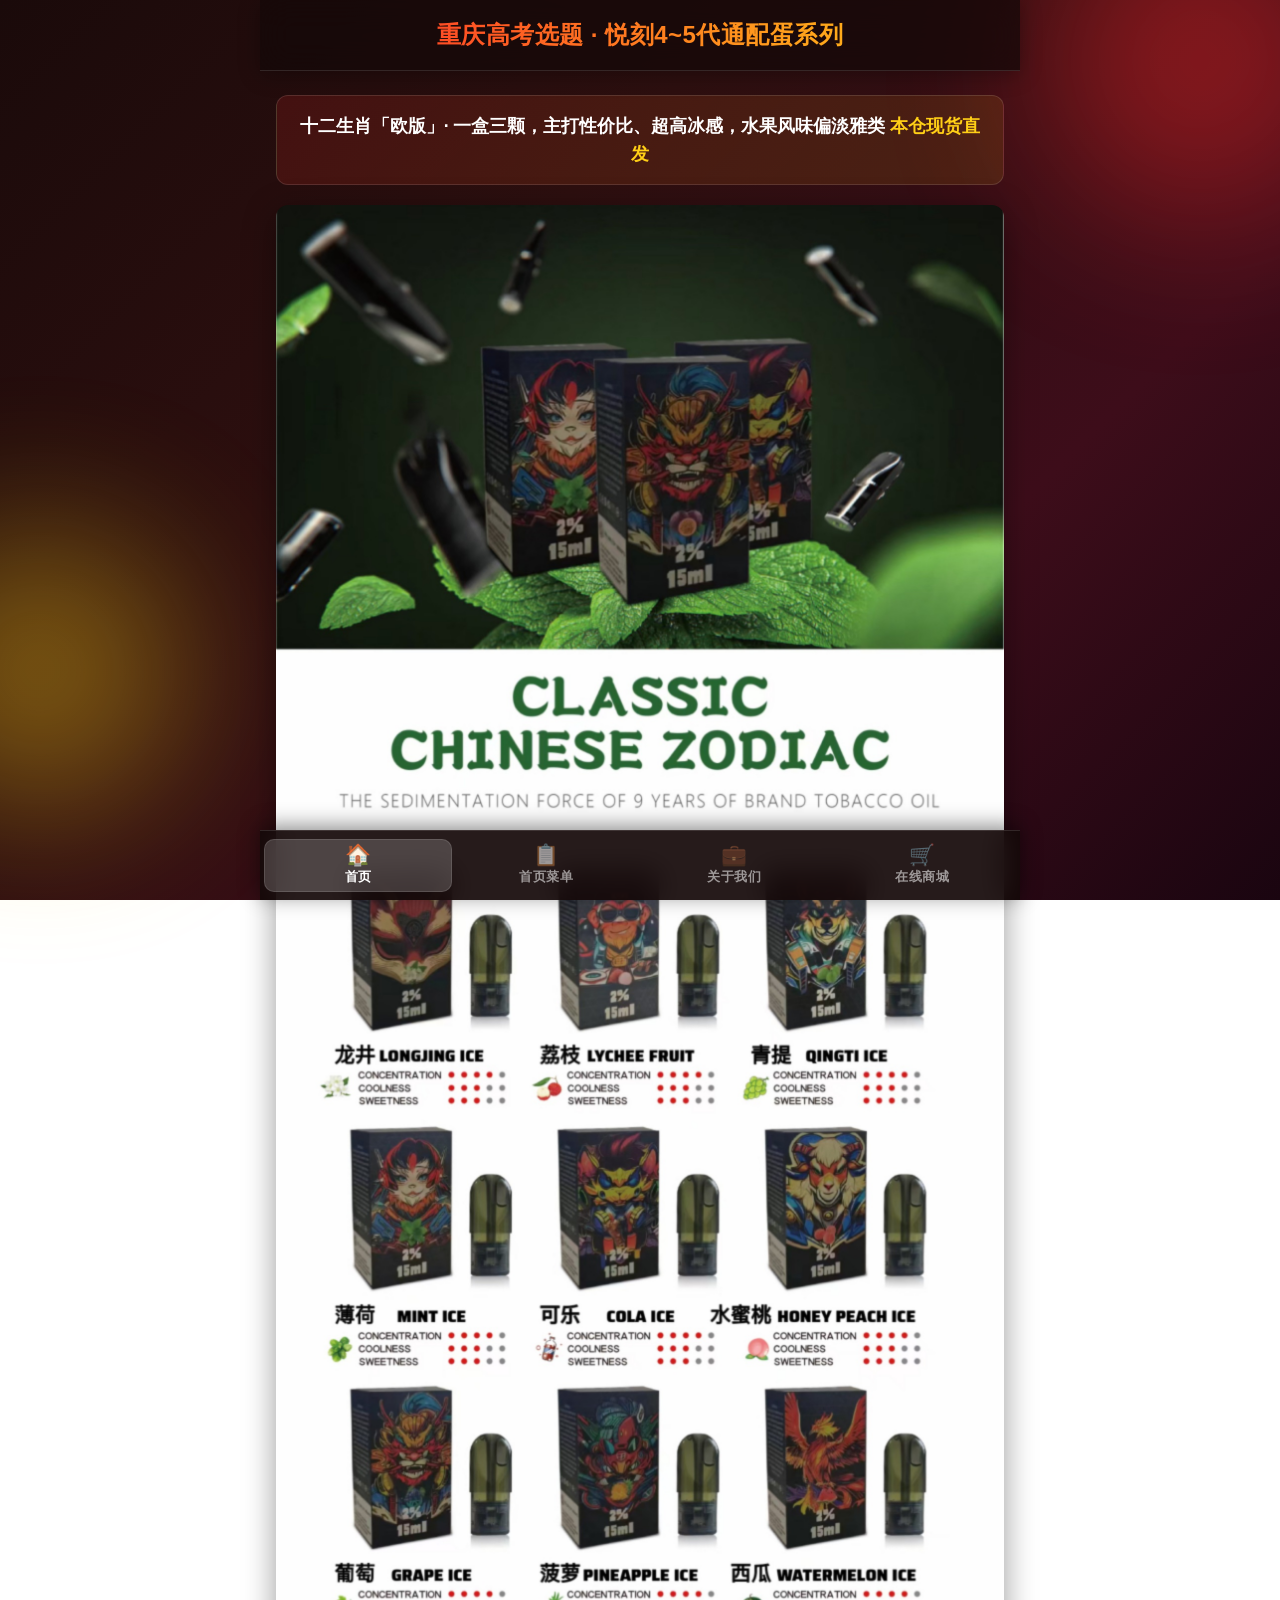
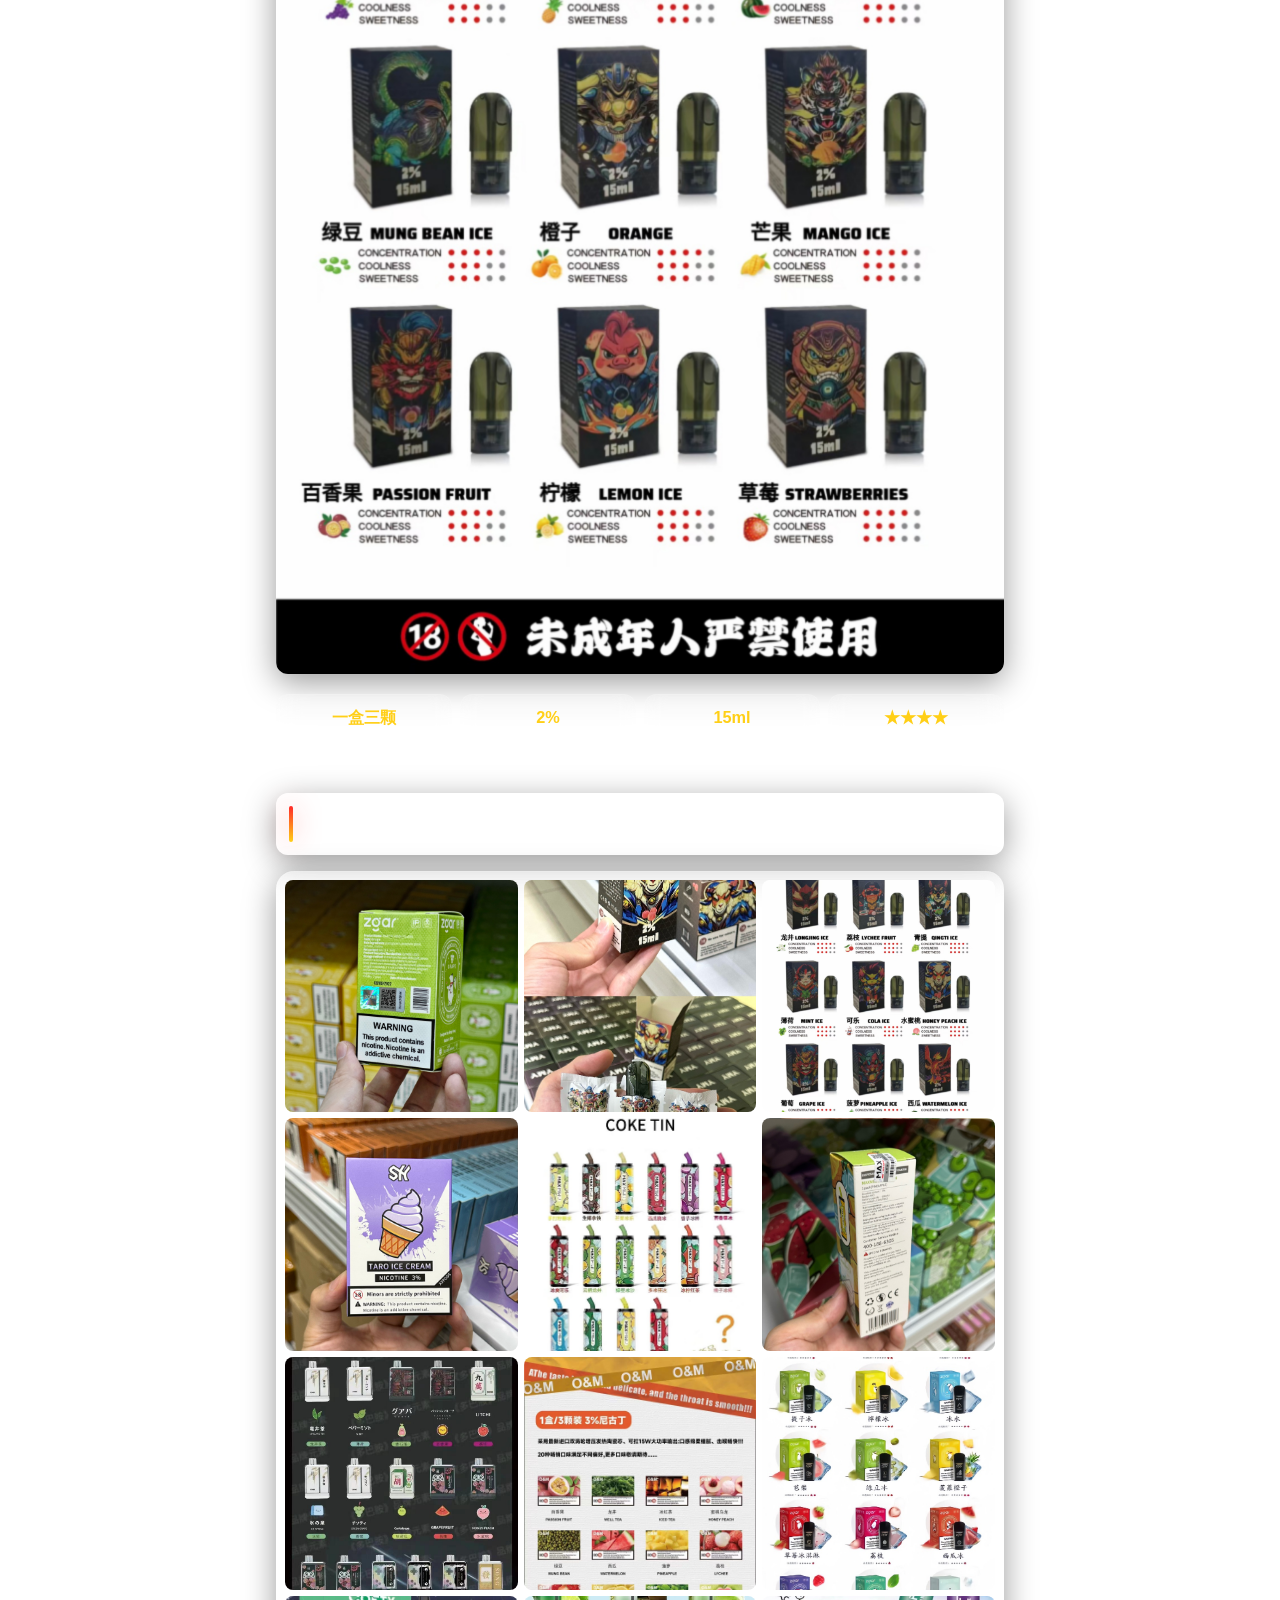
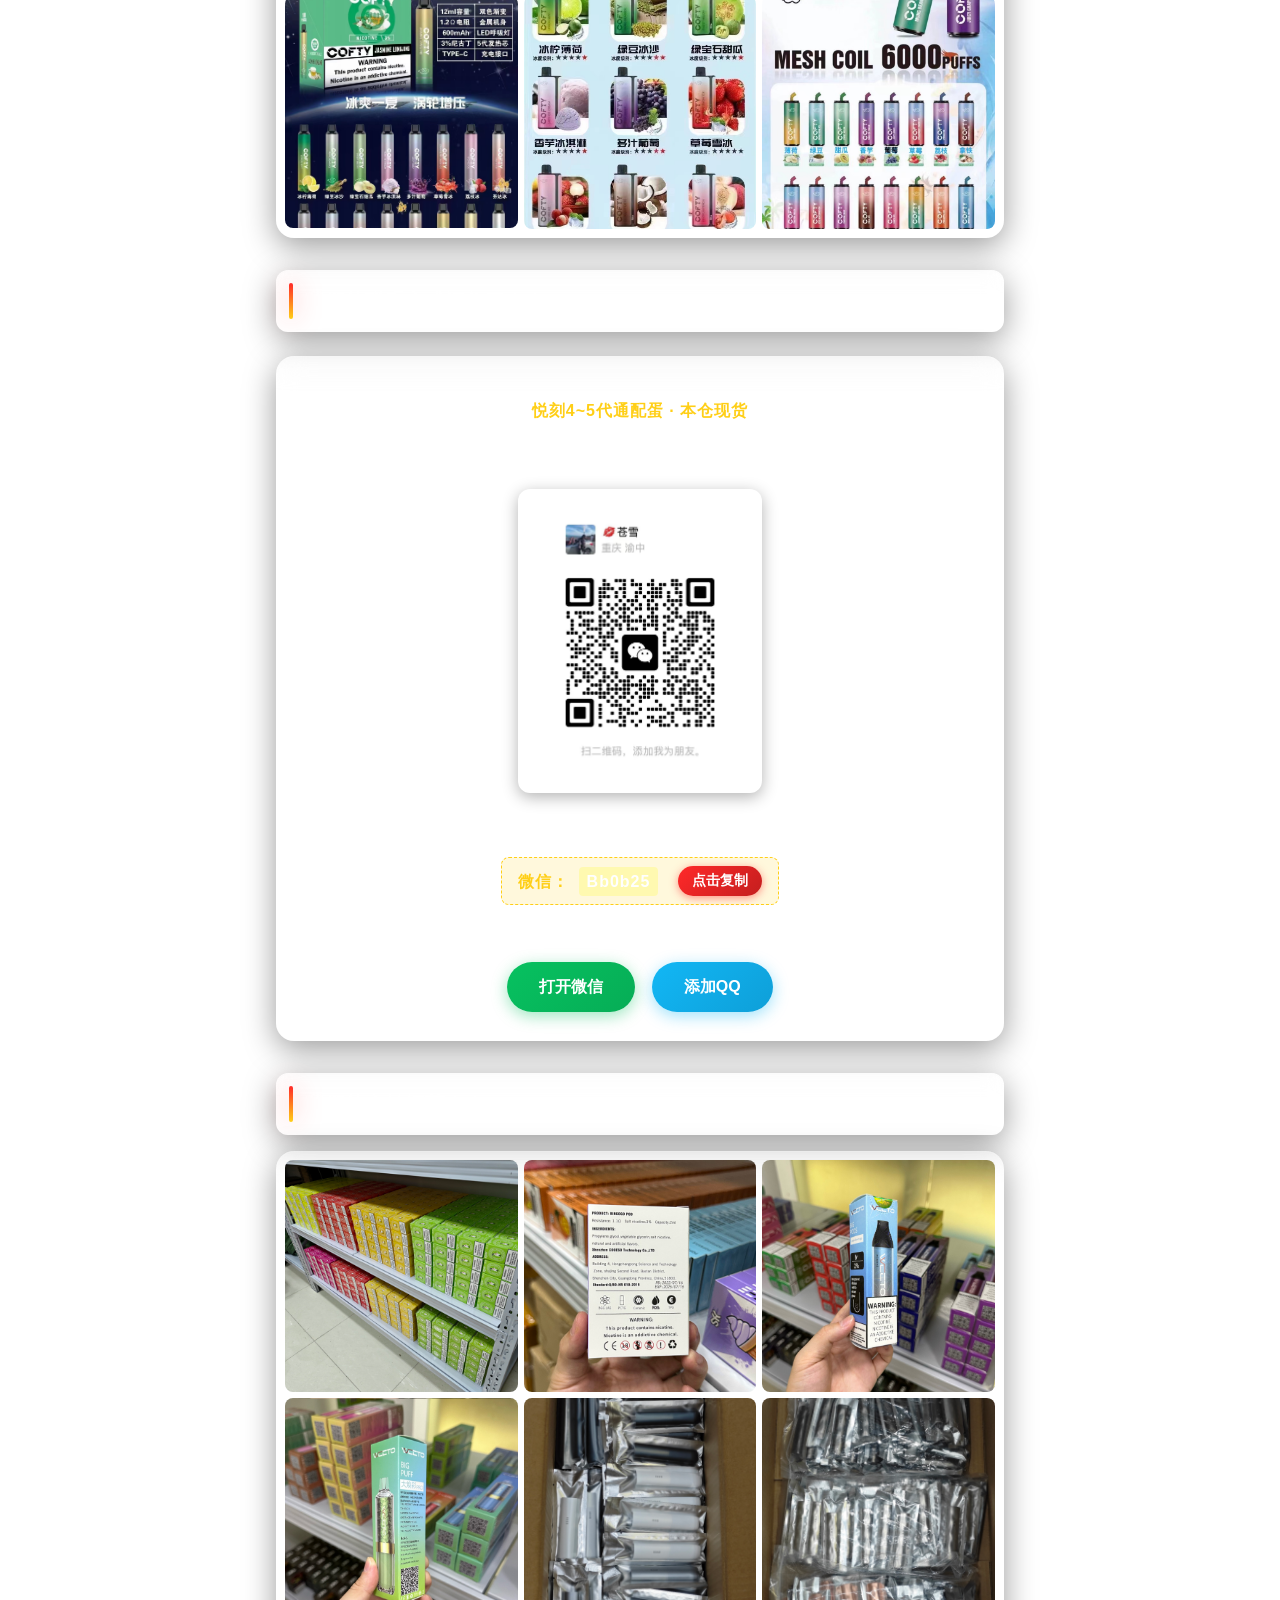
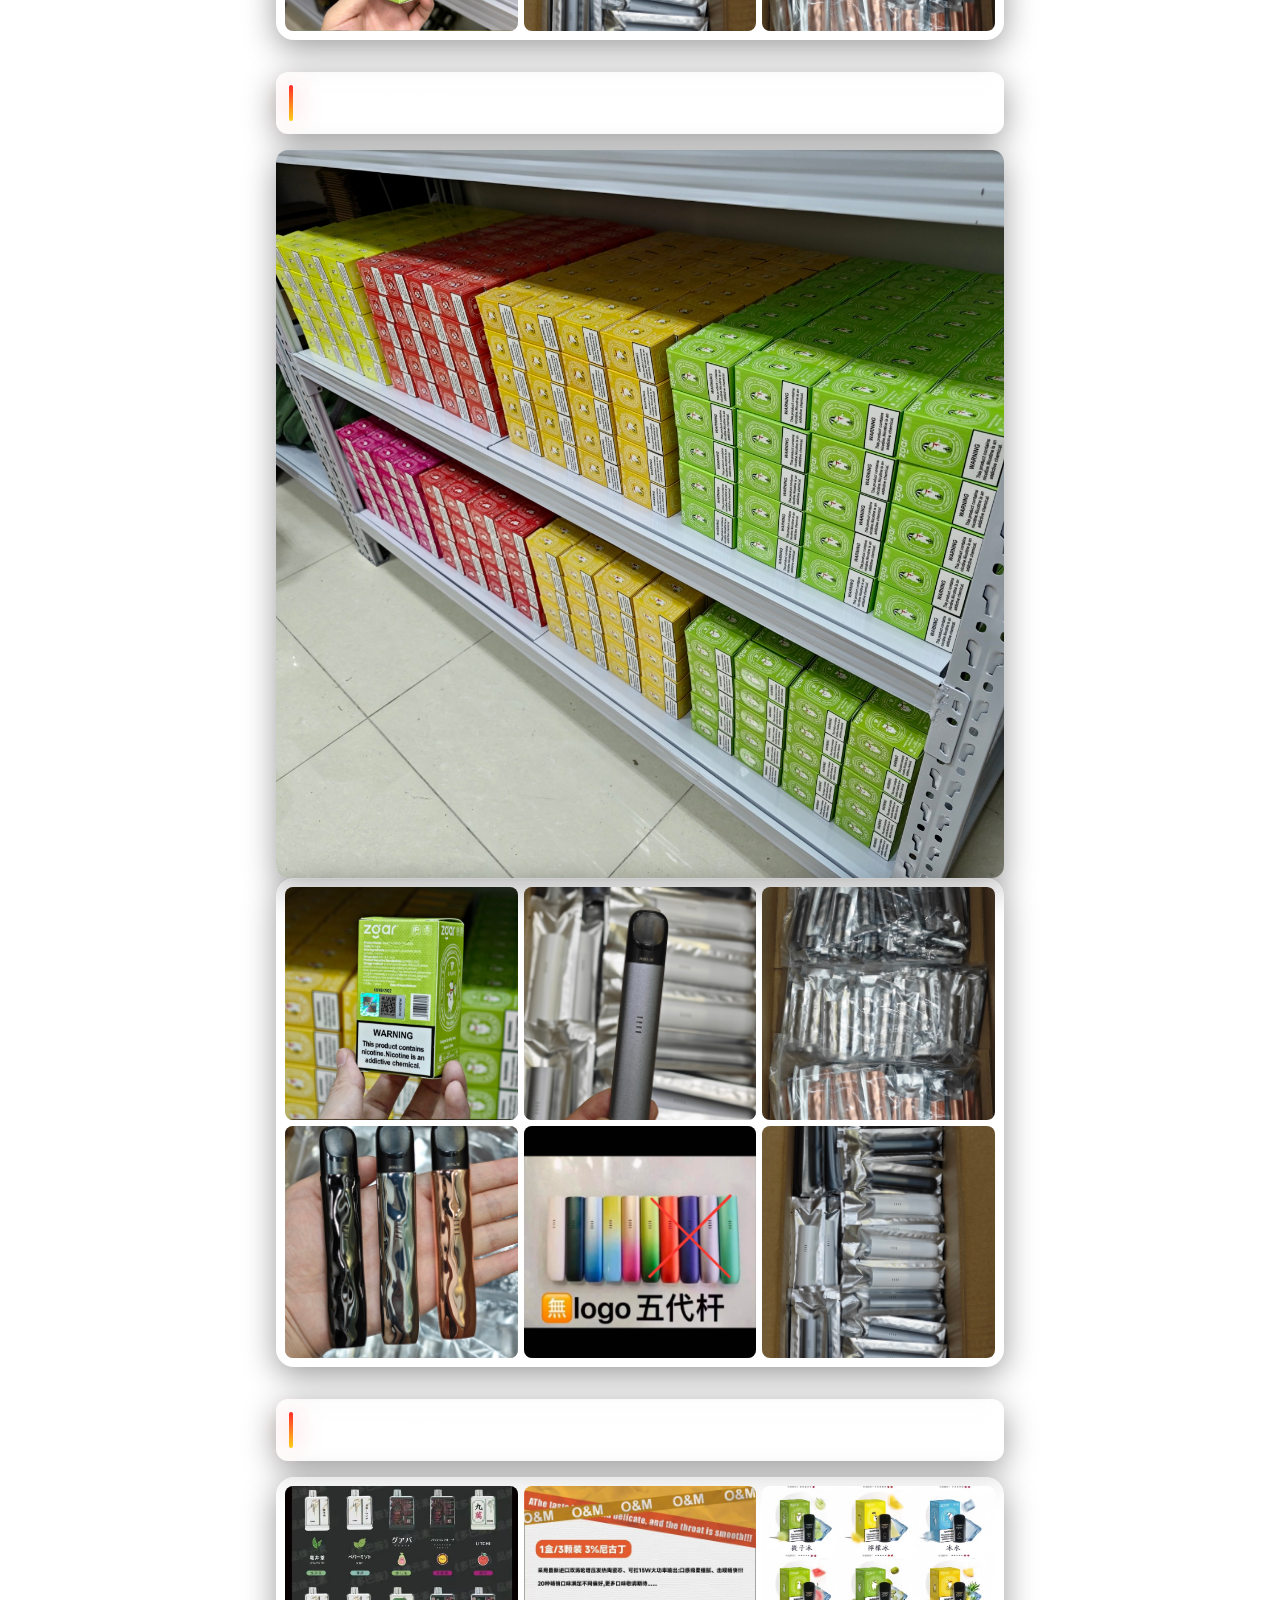
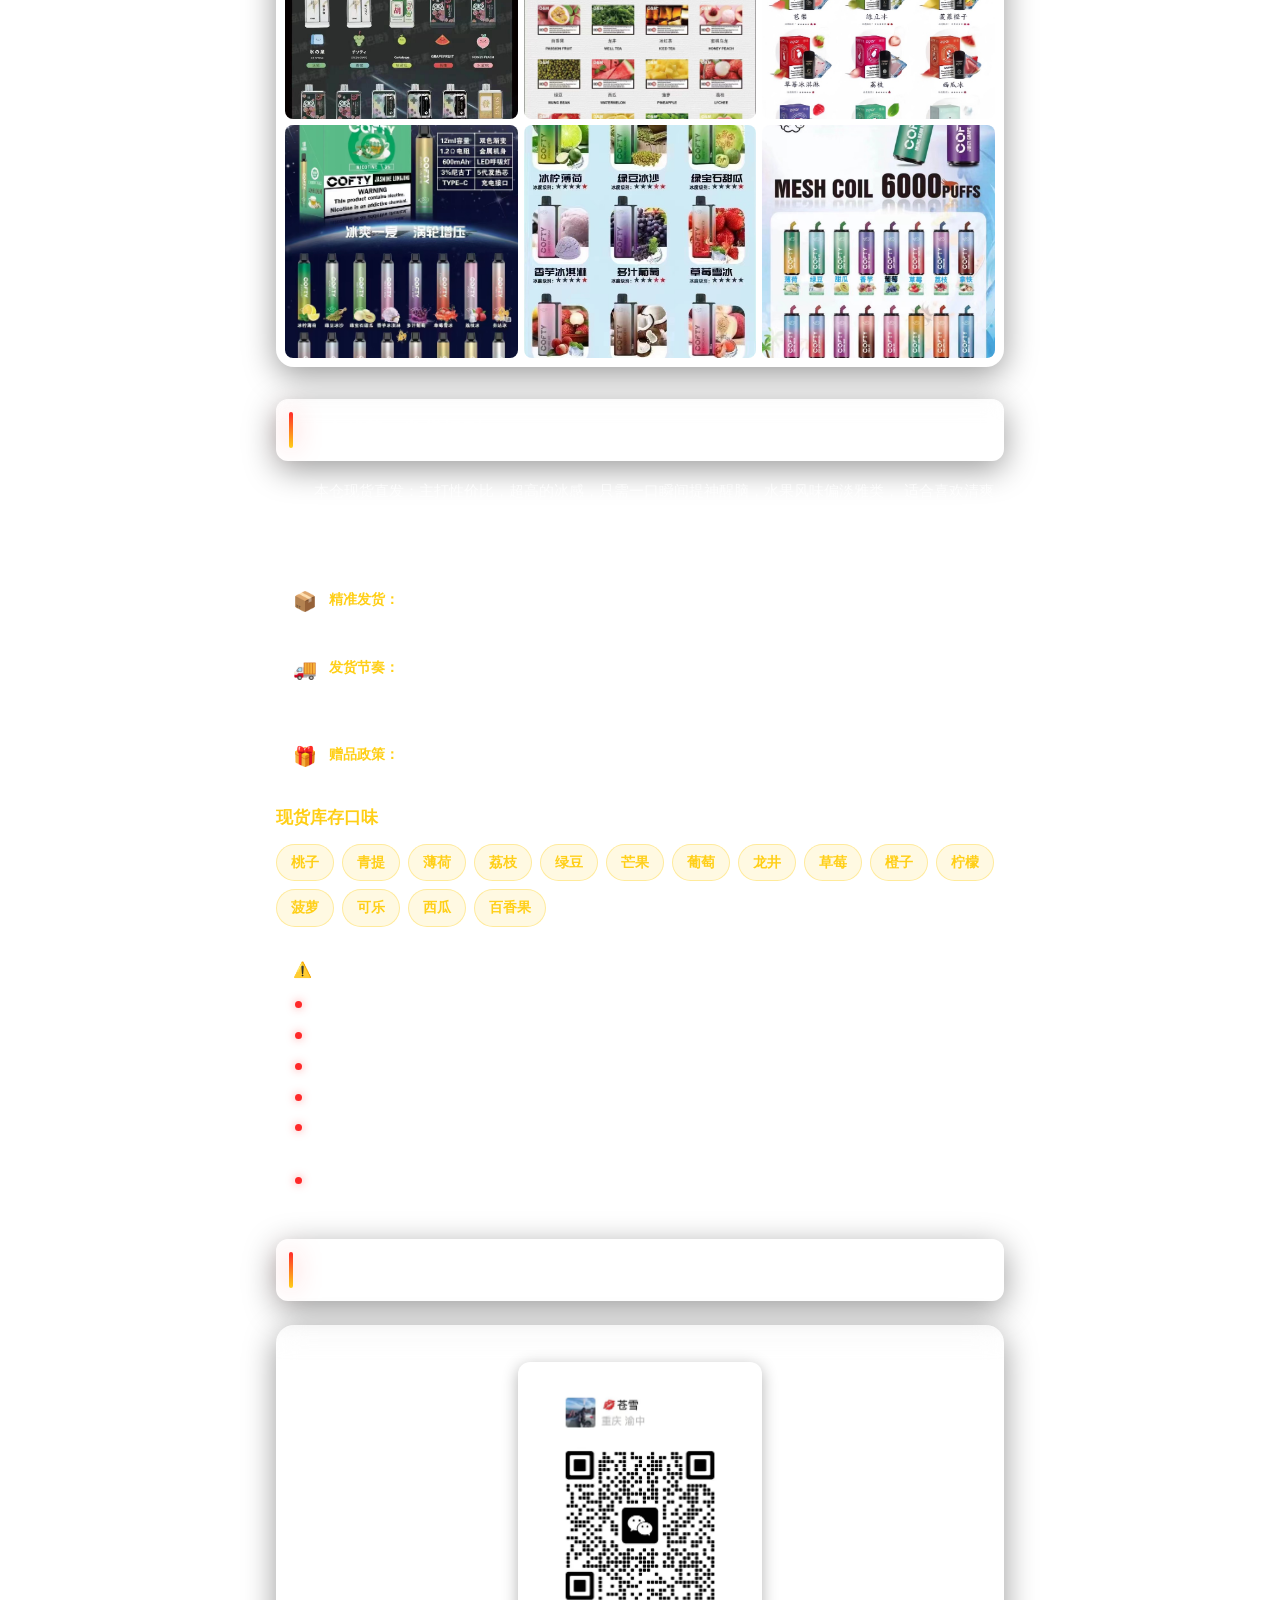
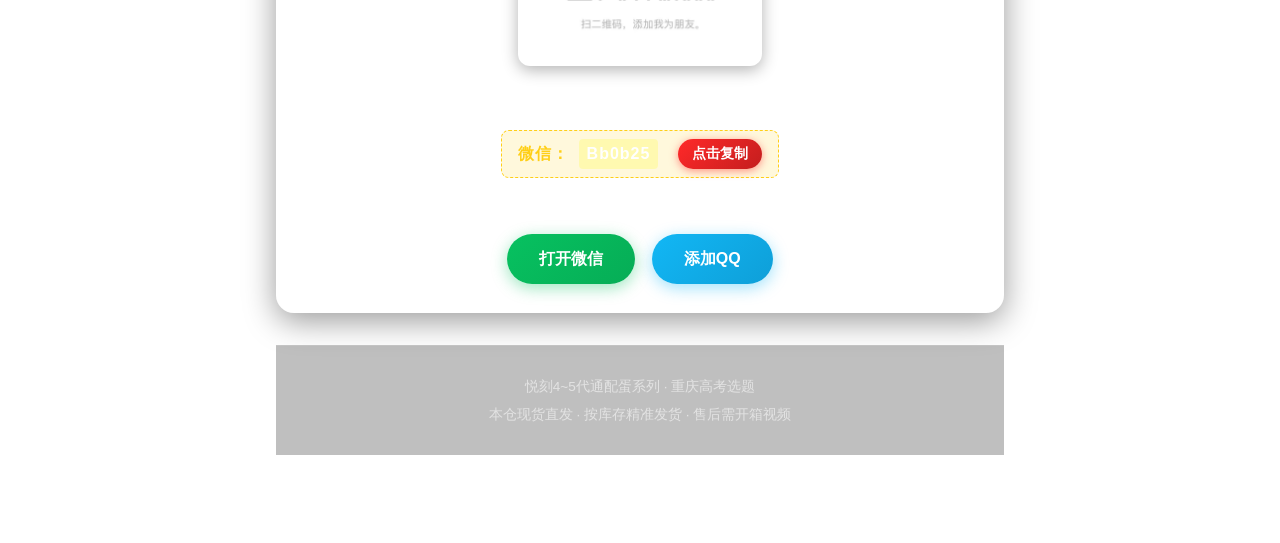
<file: index.html>
<!DOCTYPE html>
<html lang="zh-CN">
<head>
<meta charset="UTF-8">
<meta name="viewport" content="width=device-width, initial-scale=1.0, maximum-scale=1.0, user-scalable=0">
<meta name="apple-mobile-web-app-capable" content="yes">
<meta name="apple-mobile-web-app-status-bar-style" content="black">
<meta name="format-detection" content="telephone=no">
<meta name="description" content="悦刻4~5代通配蛋系列，十二生肖「欧版」一盒三颗，2%/15ml，本仓现货直发，按库存精准发货，批发与一件代发，十盒赠5代无LOGO通配杆。">
<title>重庆高考选题｜悦刻4~5代通配蛋系列 十二生肖欧版 本仓现货直发</title>
<!-- 性能优化: DNS预解析 + 首屏图片预加载 + CSS非阻塞加载 -->
<link rel="dns-prefetch" href="https://trae-api-cn.mchost.guru">
<link rel="preload" as="image" href="images/p03.jpg">
<link rel="stylesheet" href="css/style.css" media="all" onload="this.media='all'">
<noscript><link rel="stylesheet" href="css/style.css"></noscript>
</head>
<body>
<div id="page">

    <!-- 顶部 Header -->
    <header class="site-header reveal">
        <h1>重庆高考选题 · 悦刻4~5代通配蛋系列</h1>
    </header>

    <!-- ============= Tab 1：首页 ============= -->
    <article class="showcontent tab-panel active" id="tab-home" data-tab="home">

        <!-- 副标题 -->
        <div class="hero-subtitle reveal">
            十二生肖「欧版」· 一盒三颗，主打性价比、超高冰感，水果风味偏淡雅类 <b>本仓现货直发</b>
        </div>

        <!-- 顶部横幅：十二生肖欧版口味矩阵主视觉 -->
        <div class="hero-banner reveal">
            <img src="images/p03.jpg"
                 alt="十二生肖欧版口味矩阵海报"
                 data-keyword="十二生肖欧版 口味矩阵 2% 15ml">
        </div>

        <!-- 产品速览规格 -->
        <div class="spec-strip reveal">
            <div class="spec-item"><span class="spec-num">一盒三颗</span><span class="spec-label">十二生肖「欧版」组合规格</span></div>
            <div class="spec-item"><span class="spec-num">2%</span><span class="spec-label">尼古丁浓度</span></div>
            <div class="spec-item"><span class="spec-num">15ml</span><span class="spec-label">烟油容量</span></div>
            <div class="spec-item"><span class="spec-num">★★★★</span><span class="spec-label">推荐指数</span></div>
        </div>

        <!-- 部分产品参考 -->
        <h2 class="reveal">部分产品参考</h2>
        <ul class="gallery reveal">
            <li><img data-src="images/p01.jpg" data-keyword="ZGAR 葡萄三颗装 烟弹实拍" alt="产品01"></li>
            <li><img data-src="images/p02.jpg" data-keyword="生肖主题盒装 15ml 实拍" alt="产品02"></li>
            <li><img data-src="images/p03.jpg" data-keyword="十二生肖欧版 口味矩阵海报" alt="产品03"></li>
            <li><img data-src="images/p05.jpg" data-keyword="SK 香芋冰淇淋 3% 三颗装" alt="产品04"></li>
            <li><img data-src="images/p07.jpg" data-keyword="MAX MIWU 可乐罐系列海报" alt="产品05"></li>
            <li><img data-src="images/p08.jpg" data-keyword="MAX MIWU 菠萝风暴 单盒实拍" alt="产品06"></li>
            <li><img data-src="images/p15.jpg" data-keyword="SONG 崧盒 新品口味海报" alt="产品07"></li>
            <li><img data-src="images/p16.jpg" data-keyword="O&M 三颗装烟弹 3% 口味海报" alt="产品08"></li>
            <li><img data-src="images/p17.jpg" data-keyword="ZGAR AZ PODS 5.0 口味海报" alt="产品09"></li>
            <li><img data-src="images/p19.jpg" data-keyword="COFTY 5000 参数海报" alt="产品10"></li>
            <li><img data-src="images/p20.jpg" data-keyword="COFTY 7000 口味海报" alt="产品11"></li>
            <li><img data-src="images/p21.jpg" data-keyword="COFTY 650mAh 口味海报" alt="产品12"></li>
        </ul>

        <!-- 联系方式 -->
        <h2 class="reveal">我们的联系方式记住了！！</h2>
        <div class="contact-card reveal">
            <p class="tagline">悦刻4~5代通配蛋 · 本仓现货</p>
            <p class="sub-tagline">按库存精准发货 &nbsp; 发货前拍图确认 &nbsp; 十盒赠5代无LOGO通配杆</p>
            <div class="qr-box">
                <img data-src="images/wechat-qrcode.jpg" data-keyword="微信二维码 联系客服" alt="微信二维码">
            </div>
            <p class="step">↓ 第一步：[复制微信号]</p>
            <div class="wx-line">
                <span>微信：</span>
                <span class="wxid">Bb0b25</span>
                <button class="copy-btn" type="button" data-copy="Bb0b25">点击复制</button>
            </div>
            <p class="step">↓ 第二步：[打开微信，添加好友，长按粘贴查找]</p>
            <a href="weixin://" class="openwx-btn" data-action="launch-wechat">打开微信</a>
            <a href="https://qm.qq.com/q/m0mu4YCBS8" class="openqq-btn" target="_blank" rel="noopener">添加QQ</a>
        </div>

        <!-- 细节实拍 -->
        <h2 class="reveal">我们的实拍细节！！</h2>
        <ul class="gallery reveal">
            <li><img data-src="images/p04.jpg" data-keyword="盒装现货实拍 含警示标签" alt="实拍01"></li>
            <li><img data-src="images/p06.jpg" data-keyword="BINGOGO POD 盒背参数 警示" alt="实拍02"></li>
            <li><img data-src="images/p09.jpg" data-keyword="4000口 一次性设备实拍" alt="实拍03"></li>
            <li><img data-src="images/p10.jpg" data-keyword="大焕彩PRO 4000口 实拍" alt="实拍04"></li>
            <li><img data-src="images/p11.jpg" data-keyword="整盒设备包装实拍" alt="实拍05"></li>
            <li><img data-src="images/p13.jpg" data-keyword="设备杆实拍" alt="实拍06"></li>
        </ul>

        <!-- 我们的仓库 -->
        <h2 class="reveal">我们的现货仓库！！</h2>
        <div class="full-img reveal">
            <img data-src="images/p04.jpg" data-keyword="盒装现货 仓库实拍 按库存发货" alt="仓库实拍">
        </div>
        <ul class="gallery reveal">
            <li><img data-src="images/p01.jpg" data-keyword="ZGAR 葡萄 盒装现货" alt="现货01"></li>
            <li><img data-src="images/p12.jpg" data-keyword="RELX 五代杆 现货" alt="现货02"></li>
            <li><img data-src="images/p13.jpg" data-keyword="设备杆 现货实拍" alt="现货03"></li>
            <li><img data-src="images/p14.jpg" data-keyword="多色 RELX 通配杆 现货" alt="现货04"></li>
            <li><img data-src="images/p18.jpg" data-keyword="无LOGO五代杆 赠品现货" alt="现货05"></li>
            <li><img data-src="images/p11.jpg" data-keyword="盒装设备 包装现货" alt="现货06"></li>
        </ul>

        <!-- 品牌产品线 -->
        <h2 class="reveal">品牌产品线一览</h2>
        <ul class="gallery reveal">
            <li><img data-src="images/p15.jpg" data-keyword="SONG 崧盒 新品口味海报" alt="产品线01"></li>
            <li><img data-src="images/p16.jpg" data-keyword="O&M 三颗装烟弹 口味海报" alt="产品线02"></li>
            <li><img data-src="images/p17.jpg" data-keyword="ZGAR AZ PODS 5.0 海报" alt="产品线03"></li>
            <li><img data-src="images/p19.jpg" data-keyword="COFTY 5000 参数海报" alt="产品线04"></li>
            <li><img data-src="images/p20.jpg" data-keyword="COFTY 7000 口味海报" alt="产品线05"></li>
            <li><img data-src="images/p21.jpg" data-keyword="COFTY 650mAh 口味海报" alt="产品线06"></li>
        </ul>

        <!-- 本仓优势 / 发货规则 -->
        <h2 class="reveal">本仓优势 · 发货规则</h2>
        <p style="text-indent:2em;" class="reveal">
            本仓现货直发：主打性价比，超高的冰感，只需一口瞬间提神醒脑，水果风味偏淡雅类，
            适合喜欢清爽型口味的人士；十二生肖「欧版」一盒三颗，2%/15ml，推荐指数 ★★★★。
            库存口味按源图完整留存，下单请先看下面的发货与售后规则。
        </p>
        <div class="rule-grid reveal">
            <div class="rule-card"><span class="rule-icon">📦</span><p><b>精准发货：</b>订单按现有口味下单保证精准发货，发货前拍图确认，乱发货包售后！</p></div>
            <div class="rule-card"><span class="rule-icon">🚚</span><p><b>发货节奏：</b>每天下午 19 点～21 点左右配货出单号，19 点之前的订单当天发出；批发单到付邮费 22 点左右出单号。</p></div>
            <div class="rule-card"><span class="rule-icon">🎁</span><p><b>赠品政策：</b>所有烟弹十盒赠送一根 5 代无 LOGO 通配杆，颜色随机。</p></div>
        </div>

        <h3 class="reveal" style="color:var(--accent);font-size:1.05rem;margin:18px 0 4px;">现货库存口味</h3>
        <ul class="flavor-tags reveal">
            <li class="flavor-tag">桃子</li><li class="flavor-tag">青提</li><li class="flavor-tag">薄荷</li><li class="flavor-tag">荔枝</li><li class="flavor-tag">绿豆</li>
            <li class="flavor-tag">芒果</li><li class="flavor-tag">葡萄</li><li class="flavor-tag">龙井</li><li class="flavor-tag">草莓</li><li class="flavor-tag">橙子</li>
            <li class="flavor-tag">柠檬</li><li class="flavor-tag">菠萝</li><li class="flavor-tag">可乐</li><li class="flavor-tag">西瓜</li><li class="flavor-tag">百香果</li>
        </ul>

        <div class="notice-box reveal">
            <h3>⚠️ 下单前必看 · 发货与售后</h3>
            <ul class="notice-list">
                <li><b>按库存下，记得备选口味：</b>仓库太忙没法一一通知，不备选临时缺货默认发热门口味！</li>
                <li><b>每天四点半停发货当天物流。</b></li>
                <li><b>下单后没法改地址、无法召回快递，买定离手。</b></li>
                <li><b>不要用充电宝、快充充电，烧坏主板不予售后。</b></li>
                <li><b>所有售后必须要有开箱视频：</b>拿到快递的第一时间拍个视频，边拆边录，不要拆开了再找我（以防漏发、抽不出、充不进电），必须清楚拍到单号跟产品连着一起；只发照片的话，均不售后。</li>
                <li><b>新品（崧盒）75：</b>崧飞雾·冰熊，口味带备选百分百精准。</li>
            </ul>
        </div>

        <!-- 客户服务 -->
        <h2 class="reveal">客户服务</h2>
        <div class="contact-card reveal">
            <div class="qr-box">
                <img data-src="images/wechat-qrcode.jpg" data-keyword="微信二维码 联系客服" alt="客户服务二维码">
            </div>
            <p class="step">↓ 第一步：[复制微信号]</p>
            <div class="wx-line">
                <span>微信：</span>
                <span class="wxid">Bb0b25</span>
                <button class="copy-btn" type="button" data-copy="Bb0b25">点击复制</button>
            </div>
            <p class="step">↓ 第二步：[打开微信，添加好友，长按粘贴查找]</p>
            <a href="weixin://" class="openwx-btn" data-action="launch-wechat">打开微信</a>
            <a href="https://qm.qq.com/q/m0mu4YCBS8" class="openqq-btn" target="_blank" rel="noopener">添加QQ</a>
        </div>

    </article>

    <!-- ============= Tab 2：首页菜单 ============= -->
    <article class="showcontent tab-panel" id="tab-menu" data-tab="menu" hidden>

        <div class="hero-subtitle reveal">
            首页内容索引 &nbsp;|&nbsp; 点击卡片快速跳转到首页对应位置 &nbsp;|&nbsp; <b>悦刻4~5代通配蛋</b>
        </div>

        <h2 class="reveal">首页菜单 · 快速入口</h2>

        <div class="menu-card-grid reveal">
            <a href="#tab-home" class="menu-card" data-jump="home" data-section="top">
                <span class="menu-icon">🏠</span>
                <span class="menu-title">首页顶部</span>
                <span class="menu-desc">欧版口味矩阵主视觉</span>
            </a>
            <a href="#tab-home" class="menu-card" data-jump="home" data-section="products">
                <span class="menu-icon">🍇</span>
                <span class="menu-title">部分产品参考</span>
                <span class="menu-desc">12 款现货产品图</span>
            </a>
            <a href="#tab-home" class="menu-card" data-jump="home" data-section="contact">
                <span class="menu-icon">💬</span>
                <span class="menu-title">联系方式</span>
                <span class="menu-desc">复制微信号 + 二维码</span>
            </a>
            <a href="#tab-home" class="menu-card" data-jump="home" data-section="craft">
                <span class="menu-icon">🔍</span>
                <span class="menu-title">实拍细节</span>
                <span class="menu-desc">盒装与设备实拍 6 图</span>
            </a>
            <a href="#tab-home" class="menu-card" data-jump="home" data-section="warehouse">
                <span class="menu-icon">📦</span>
                <span class="menu-title">现货仓库</span>
                <span class="menu-desc">按库存精准发货</span>
            </a>
            <a href="#tab-home" class="menu-card" data-jump="home" data-section="factory">
                <span class="menu-icon">🏭</span>
                <span class="menu-title">品牌产品线</span>
                <span class="menu-desc">SONG/ZGAR/O&amp;M/COFTY</span>
            </a>
            <a href="#tab-home" class="menu-card" data-jump="home" data-section="about">
                <span class="menu-icon">📋</span>
                <span class="menu-title">发货与售后</span>
                <span class="menu-desc">本仓优势 + 15 款口味</span>
            </a>
            <a href="#tab-home" class="menu-card" data-jump="home" data-section="service">
                <span class="menu-icon">🎧</span>
                <span class="menu-title">客户服务</span>
                <span class="menu-desc">微信联系客户</span>
            </a>
        </div>

        <h2 class="reveal">下单与售后要点</h2>
        <div class="menu-coop reveal">
            <div class="coop-item">
                <span class="coop-icon">📦</span>
                <div>
                    <h3>按库存精准发货</h3>
                    <p>按现有口味下单，发货前拍图确认，乱发货包售后</p>
                </div>
            </div>
            <div class="coop-item">
                <span class="coop-icon">🚚</span>
                <div>
                    <h3>当日配货出单</h3>
                    <p>19 点前订单当天发出，19-21 点出单号，四点半截单</p>
                </div>
            </div>
            <div class="coop-item">
                <span class="coop-icon">📱</span>
                <div>
                    <h3>开箱视频售后</h3>
                    <p>漏发、抽不出、充不进电，须凭完整开箱视频处理</p>
                </div>
            </div>
            <div class="coop-item">
                <span class="coop-icon">🎁</span>
                <div>
                    <h3>十盒赠通配杆</h3>
                    <p>烟弹十盒赠送 5 代无 LOGO 通配杆，颜色随机</p>
                </div>
            </div>
        </div>

        <h2 class="reveal">加微信立即咨询</h2>
        <div class="contact-card reveal">
            <p class="tagline">悦刻4~5代通配蛋 · 本仓现货</p>
            <p class="sub-tagline">按库存精准发货 &nbsp; 十盒赠5代无LOGO通配杆 &nbsp; 新品崧盒75</p>
            <div class="qr-box">
                <img data-src="images/wechat-qrcode.jpg" data-keyword="微信二维码 首页菜单咨询" alt="首页菜单二维码">
            </div>
            <p class="step">↓ 第一步：[复制微信号]</p>
            <div class="wx-line">
                <span>微信：</span>
                <span class="wxid">Bb0b25</span>
                <button class="copy-btn" type="button" data-copy="Bb0b25">点击复制</button>
            </div>
            <p class="step">↓ 第二步：[打开微信，添加好友，长按粘贴查找]</p>
            <a href="weixin://" class="openwx-btn" data-action="launch-wechat">打开微信</a>
            <a href="https://qm.qq.com/q/m0mu4YCBS8" class="openqq-btn" target="_blank" rel="noopener">添加QQ</a>
        </div>

    </article>

    <!-- ============= Tab 3：关于我们 ============= -->
    <article class="showcontent tab-panel" id="tab-about" data-tab="about" hidden>

        <div class="hero-subtitle reveal">
            关于我们 · 了解本仓货源、库存口味与产品线 &nbsp;|&nbsp; <b>悦刻4~5代通配蛋</b>
        </div>

        <h2 class="reveal">产品介绍</h2>
        <div class="intro-img reveal">
            <img data-src="images/p24.png" data-keyword="产品介绍图一 工厂车间 生产线 组装 女工" alt="产品介绍图一">
        </div>
        <p style="text-indent:2em;" class="reveal">
            <b>悦刻 4~5 代通配蛋系列</b> —— 十二生肖「欧版」一盒三颗，2% / 15ml，主打超高性价比与浓郁冰感体验。
            水果风味以淡雅清爽路线为主，入口柔顺不刺激，只需一口即可感受清新冰感在舌尖绽放，提神醒脑效果显著，适合日常通勤、休闲放松等多场景使用。
            本仓 <b>现货直发</b>，所有口味均按实际库存动态更新，<b>按现有口味下单保证精准发货，发货前拍图确认</b>，杜绝货不对板，支持批发与一件代发。
        </p>

        <h2 class="reveal">我们的实力</h2>
        <div class="about-strength reveal">
            <div class="strength-item">
                <span class="strength-num">15</span>
                <span class="strength-label">款现货口味</span>
            </div>
            <div class="strength-item">
                <span class="strength-num">1盒3颗</span>
                <span class="strength-label">欧版组合规格</span>
            </div>
            <div class="strength-item">
                <span class="strength-num">2%</span>
                <span class="strength-label">尼古丁浓度</span>
            </div>
            <div class="strength-item">
                <span class="strength-num">15ml</span>
                <span class="strength-label">烟油容量</span>
            </div>
            <div class="strength-item">
                <span class="strength-num">19-21点</span>
                <span class="strength-label">每日配货出单</span>
            </div>
            <div class="strength-item">
                <span class="strength-num">★★★★</span>
                <span class="strength-label">推荐指数</span>
            </div>
        </div>

        <h2 class="reveal">产品介绍图完整展示</h2>
        <div class="src-grid reveal">
            <div class="src-card">
                <img data-src="images/p25.png" data-keyword="产品介绍图二 专利通知书 国家知识产权局 官方文件" alt="产品介绍图二">
                <p>产品资料图②：国家知识产权局办理登记手续通知书 · 官方资质文件</p>
            </div>
            <div class="src-card">
                <img data-src="images/p15.jpg" data-keyword="产品实拍图 广东二厂 现货仓库 产品展示" alt="产品实拍图三">
                <p>产品实拍图③：广东二厂现货仓库实拍 · 产品真实展示</p>
            </div>
        </div>

        <h2 class="reveal">品牌产品线</h2>
        <ul class="gallery reveal">
            <li><img data-src="images/p15.jpg" data-keyword="SONG 崧盒 新品" alt="产品线01"></li>
            <li><img data-src="images/p16.jpg" data-keyword="O&M 三颗装烟弹" alt="产品线02"></li>
            <li><img data-src="images/p17.jpg" data-keyword="ZGAR AZ PODS 5.0" alt="产品线03"></li>
            <li><img data-src="images/p19.jpg" data-keyword="COFTY 5000" alt="产品线04"></li>
            <li><img data-src="images/p20.jpg" data-keyword="COFTY 7000" alt="产品线05"></li>
            <li><img data-src="images/p21.jpg" data-keyword="COFTY 650mAh" alt="产品线06"></li>
        </ul>

        <h2 class="reveal">我们的现货仓库</h2>
        <div class="full-img reveal">
            <img data-src="images/p04.jpg" data-keyword="关于我们 盒装现货 仓库" alt="关于我们 仓库">
        </div>
        <ul class="gallery reveal">
            <li><img data-src="images/p11.jpg" data-keyword="关于我们 整盒包装" alt="仓库01"></li>
            <li><img data-src="images/p12.jpg" data-keyword="关于我们 RELX 五代杆" alt="仓库02"></li>
            <li><img data-src="images/p13.jpg" data-keyword="关于我们 设备杆" alt="仓库03"></li>
            <li><img data-src="images/p14.jpg" data-keyword="关于我们 多色通配杆" alt="仓库04"></li>
            <li><img data-src="images/p18.jpg" data-keyword="关于我们 无LOGO五代杆" alt="仓库05"></li>
            <li><img data-src="images/p01.jpg" data-keyword="关于我们 ZGAR 葡萄盒装" alt="仓库06"></li>
        </ul>

        <h2 class="reveal">实拍细节</h2>
        <ul class="gallery reveal">
            <li><img data-src="images/p06.jpg" data-keyword="关于我们 BINGOGO 盒背参数" alt="实拍01"></li>
            <li><img data-src="images/p09.jpg" data-keyword="关于我们 4000口设备" alt="实拍02"></li>
            <li><img data-src="images/p10.jpg" data-keyword="关于我们 大焕彩PRO" alt="实拍03"></li>
            <li><img data-src="images/p05.jpg" data-keyword="关于我们 SK 香芋冰淇淋" alt="实拍04"></li>
            <li><img data-src="images/p08.jpg" data-keyword="关于我们 MAX MIWU 菠萝" alt="实拍05"></li>
            <li><img data-src="images/p02.jpg" data-keyword="关于我们 生肖盒装 15ml" alt="实拍06"></li>
        </ul>

        <h2 class="reveal">我们的承诺</h2>
        <div class="about-promise reveal">
            <div class="promise-item">
                <span class="promise-mark">✓</span>
                <div><h3>按库存精准发货</h3><p>按现有口味下单，发货前拍图确认，乱发货包售后</p></div>
            </div>
            <div class="promise-item">
                <span class="promise-mark">✓</span>
                <div><h3>支持批发与代发</h3><p>批发单到付邮费 22 点左右出单号，一件代发同步支持</p></div>
            </div>
            <div class="promise-item">
                <span class="promise-mark">✓</span>
                <div><h3>十盒赠通配杆</h3><p>所有烟弹十盒赠送一根 5 代无 LOGO 通配杆，颜色随机</p></div>
            </div>
            <div class="promise-item">
                <span class="promise-mark">✓</span>
                <div><h3>开箱视频售后</h3><p>漏发、抽不出、充不进电，凭完整开箱视频（单号与产品同框）处理</p></div>
            </div>
            <div class="promise-item">
                <span class="promise-mark">✓</span>
                <div><h3>买定离手</h3><p>下单后无法改地址、无法召回快递，请下单前确认清楚</p></div>
            </div>
            <div class="promise-item">
                <span class="promise-mark">✓</span>
                <div><h3>每日更新库存</h3><p>库存口味每日同步更新，临时缺货按备选口味处理</p></div>
            </div>
        </div>

        <h2 class="reveal">联系我们 · 本仓直供</h2>
        <div class="contact-card reveal">
            <div class="qr-box">
                <img data-src="images/wechat-qrcode.jpg" data-keyword="关于我们 微信二维码" alt="关于我们 联系方式二维码">
            </div>
            <div class="wx-line">
                <span>微信：</span>
                <span class="wxid">Bb0b25</span>
                <button class="copy-btn" type="button" data-copy="Bb0b25">点击复制</button>
            </div>
            <a href="weixin://" class="openwx-btn" data-action="launch-wechat">打开微信</a>
            <a href="https://qm.qq.com/q/m0mu4YCBS8" class="openqq-btn" target="_blank" rel="noopener">添加QQ</a>
        </div>

    </article>

    <!-- ============= Tab 4：在线商城 ============= -->
    <article class="showcontent tab-panel" id="tab-shop" data-tab="shop" hidden>

        <div class="hero-subtitle reveal">
            在线商城 · 口味分类 · 品牌烟弹 · 设备配件 · 加微信立即下单 &nbsp;|&nbsp; <b>悦刻4~5代通配蛋</b>
        </div>

        <h2 class="reveal">🔥 爆款分类</h2>
        <div class="shop-cats reveal">
            <a href="#shop-cat-pods" class="shop-cat"><span>🍇</span>通配蛋系列</a>
            <a href="#shop-cat-brand" class="shop-cat"><span>🏷️</span>品牌烟弹</a>
            <a href="#shop-cat-device" class="shop-cat"><span>💨</span>一次性设备</a>
            <a href="#shop-cat-stick" class="shop-cat"><span>🎁</span>杆类配件</a>
        </div>

        <!-- 通配蛋系列 -->
        <h2 class="reveal" id="shop-cat-pods">🍇 通配蛋系列（十二生肖欧版）</h2>
        <ul class="shop-grid reveal">
            <li class="shop-item">
                <div class="shop-thumb"><img data-src="images/p03.jpg" data-keyword="十二生肖欧版 口味矩阵 套装" alt="通配蛋01"></div>
                <div class="shop-info">
                    <p class="shop-name">十二生肖「欧版」口味套装 · 一盒三颗 · 2%/15ml</p>
                    <p class="shop-price">微信<b>询价</b></p>
                    <button class="shop-buy" type="button" data-copy="Bb0b25">加微信下单</button>
                </div>
            </li>
            <li class="shop-item">
                <div class="shop-thumb"><img data-src="images/p02.jpg" data-keyword="生肖主题盒装 15ml" alt="通配蛋02"></div>
                <div class="shop-info">
                    <p class="shop-name">生肖主题盒装 · 15ml</p>
                    <p class="shop-price">微信<b>询价</b></p>
                    <button class="shop-buy" type="button" data-copy="Bb0b25">加微信下单</button>
                </div>
            </li>
            <li class="shop-item">
                <div class="shop-thumb"><img data-src="images/p01.jpg" data-keyword="ZGAR 葡萄 三颗装" alt="通配蛋03"></div>
                <div class="shop-info">
                    <p class="shop-name">ZGAR 葡萄口味 · 三颗装 · 2ml×3</p>
                    <p class="shop-price">微信<b>询价</b></p>
                    <button class="shop-buy" type="button" data-copy="Bb0b25">加微信下单</button>
                </div>
            </li>
            <li class="shop-item">
                <div class="shop-thumb"><img data-src="images/p05.jpg" data-keyword="SK 香芋冰淇淋 3% 三颗装" alt="通配蛋04"></div>
                <div class="shop-info">
                    <p class="shop-name">SK 香芋冰淇淋 · 3% · 三颗装</p>
                    <p class="shop-price">微信<b>询价</b></p>
                    <button class="shop-buy" type="button" data-copy="Bb0b25">加微信下单</button>
                </div>
            </li>
        </ul>

        <!-- 品牌烟弹 -->
        <h2 class="reveal" id="shop-cat-brand">🏷️ 品牌烟弹</h2>
        <ul class="shop-grid reveal">
            <li class="shop-item shop-hot">
                <div class="shop-tag">🆕 新品</div>
                <div class="shop-thumb"><img data-src="images/p15.jpg" data-keyword="SONG 崧盒 新品" alt="品牌01"></div>
                <div class="shop-info">
                    <p class="shop-name">SONG 崧盒 · 崧飞雾冰熊 · 新品（崧盒）</p>
                    <p class="shop-price">￥<b>75</b></p>
                    <button class="shop-buy" type="button" data-copy="Bb0b25">加微信下单</button>
                </div>
            </li>
            <li class="shop-item">
                <div class="shop-thumb"><img data-src="images/p16.jpg" data-keyword="O&M 三颗装烟弹 3%" alt="品牌02"></div>
                <div class="shop-info">
                    <p class="shop-name">O&amp;M 三颗装烟弹 · 3% 尼古丁 · 20 口味</p>
                    <p class="shop-price">微信<b>询价</b></p>
                    <button class="shop-buy" type="button" data-copy="Bb0b25">加微信下单</button>
                </div>
            </li>
            <li class="shop-item">
                <div class="shop-thumb"><img data-src="images/p17.jpg" data-keyword="ZGAR AZ PODS 5.0" alt="品牌03"></div>
                <div class="shop-info">
                    <p class="shop-name">ZGAR AZ PODS 5.0 · 3% · 6ml（3×2ml）· 21 口味</p>
                    <p class="shop-price">微信<b>询价</b></p>
                    <button class="shop-buy" type="button" data-copy="Bb0b25">加微信下单</button>
                </div>
            </li>
            <li class="shop-item">
                <div class="shop-thumb"><img data-src="images/p08.jpg" data-keyword="MAX MIWU 菠萝风暴" alt="品牌04"></div>
                <div class="shop-info">
                    <p class="shop-name">MAX MIWU 菠萝风暴单盒</p>
                    <p class="shop-price">微信<b>询价</b></p>
                    <button class="shop-buy" type="button" data-copy="Bb0b25">加微信下单</button>
                </div>
            </li>
        </ul>

        <!-- 一次性设备 -->
        <h2 class="reveal" id="shop-cat-device">💨 一次性设备</h2>
        <ul class="shop-grid reveal">
            <li class="shop-item">
                <div class="shop-thumb"><img data-src="images/p19.jpg" data-keyword="COFTY 5000" alt="设备01"></div>
                <div class="shop-info">
                    <p class="shop-name">COFTY 5000 PUFFS · 12ml · 600mAh · Type-C</p>
                    <p class="shop-price">微信<b>询价</b></p>
                    <button class="shop-buy" type="button" data-copy="Bb0b25">加微信下单</button>
                </div>
            </li>
            <li class="shop-item">
                <div class="shop-thumb"><img data-src="images/p20.jpg" data-keyword="COFTY 7000" alt="设备02"></div>
                <div class="shop-info">
                    <p class="shop-name">COFTY MESH COIL 7000 · Type-C 可充电 · 冰度 ★★★★★</p>
                    <p class="shop-price">微信<b>询价</b></p>
                    <button class="shop-buy" type="button" data-copy="Bb0b25">加微信下单</button>
                </div>
            </li>
            <li class="shop-item">
                <div class="shop-thumb"><img data-src="images/p21.jpg" data-keyword="COFTY 650mAh" alt="设备03"></div>
                <div class="shop-info">
                    <p class="shop-name">COFTY 650mAh · MESH COIL · 15 口味</p>
                    <p class="shop-price">微信<b>询价</b></p>
                    <button class="shop-buy" type="button" data-copy="Bb0b25">加微信下单</button>
                </div>
            </li>
            <li class="shop-item">
                <div class="shop-thumb"><img data-src="images/p09.jpg" data-keyword="4000口 一次性设备" alt="设备04"></div>
                <div class="shop-info">
                    <p class="shop-name">4000 口一次性设备（含警示标签）</p>
                    <p class="shop-price">微信<b>询价</b></p>
                    <button class="shop-buy" type="button" data-copy="Bb0b25">加微信下单</button>
                </div>
            </li>
            <li class="shop-item">
                <div class="shop-thumb"><img data-src="images/p10.jpg" data-keyword="大焕彩PRO 4000口" alt="设备05"></div>
                <div class="shop-info">
                    <p class="shop-name">大焕彩 PRO · 4000 口 · RoHS 认证</p>
                    <p class="shop-price">微信<b>询价</b></p>
                    <button class="shop-buy" type="button" data-copy="Bb0b25">加微信下单</button>
                </div>
            </li>
        </ul>

        <!-- 杆类配件 -->
        <h2 class="reveal" id="shop-cat-stick">🎁 杆类配件与赠品</h2>
        <ul class="shop-grid reveal">
            <li class="shop-item">
                <div class="shop-thumb"><img data-src="images/p12.jpg" data-keyword="RELX 五代杆" alt="杆01"></div>
                <div class="shop-info">
                    <p class="shop-name">RELX 五代杆 · 单支</p>
                    <p class="shop-price">微信<b>询价</b></p>
                    <button class="shop-buy" type="button" data-copy="Bb0b25">加微信下单</button>
                </div>
            </li>
            <li class="shop-item">
                <div class="shop-thumb"><img data-src="images/p18.jpg" data-keyword="无LOGO 五代杆" alt="杆02"></div>
                <div class="shop-info">
                    <p class="shop-name">无 LOGO 五代杆 · 赠品/零售</p>
                    <p class="shop-price">微信<b>询价</b></p>
                    <button class="shop-buy" type="button" data-copy="Bb0b25">加微信下单</button>
                </div>
            </li>
            <li class="shop-item">
                <div class="shop-thumb"><img data-src="images/p14.jpg" data-keyword="多色 RELX 通配杆" alt="杆03"></div>
                <div class="shop-info">
                    <p class="shop-name">多色 RELX 通配杆 · 颜色随机</p>
                    <p class="shop-price">微信<b>询价</b></p>
                    <button class="shop-buy" type="button" data-copy="Bb0b25">加微信下单</button>
                </div>
            </li>
            <li class="shop-item">
                <div class="shop-thumb"><img data-src="images/p11.jpg" data-keyword="整盒设备包装" alt="杆04"></div>
                <div class="shop-info">
                    <p class="shop-name">整盒设备包装 · 现货</p>
                    <p class="shop-price">微信<b>询价</b></p>
                    <button class="shop-buy" type="button" data-copy="Bb0b25">加微信下单</button>
                </div>
            </li>
        </ul>

        <h2 class="reveal">下单流程</h2>
        <div class="shop-steps reveal">
            <div class="step-item"><span class="step-num">1</span><p>加微信选口味<br>扫码或复制微信号</p></div>
            <div class="step-arrow">→</div>
            <div class="step-item"><span class="step-num">2</span><p>确认口味+备选口味<br>按库存下单、备选防缺货</p></div>
            <div class="step-arrow">→</div>
            <div class="step-item"><span class="step-num">3</span><p>付款下单<br>支持微信/支付宝/批发到付</p></div>
            <div class="step-arrow">→</div>
            <div class="step-item"><span class="step-num">4</span><p>发货收货<br>19-21点出单号，开箱录视频</p></div>
        </div>

        <h2 class="reveal">立即加微信 · 选口味下单</h2>
        <div class="contact-card reveal">
            <div class="qr-box">
                <img data-src="images/wechat-qrcode.jpg" data-keyword="在线商城 微信下单" alt="在线商城二维码">
            </div>
            <div class="wx-line">
                <span>微信：</span>
                <span class="wxid">Bb0b25</span>
                <button class="copy-btn" type="button" data-copy="Bb0b25">点击复制</button>
            </div>
            <a href="weixin://" class="openwx-btn" data-action="launch-wechat">打开微信</a>
            <a href="https://qm.qq.com/q/m0mu4YCBS8" class="openqq-btn" target="_blank" rel="noopener">添加QQ</a>
        </div>

    </article>

    <!-- 页脚 -->
    <footer class="site-footer">
        <p>悦刻4~5代通配蛋系列 · 重庆高考选题</p>
        <p>本仓现货直发 · 按库存精准发货 · 售后需开箱视频</p>
    </footer>

</div>

<!-- ============ 底部 Tab 导航栏（四键菜单） ============ -->
<nav class="tab-nav" aria-label="底部主导航">
    <button type="button" class="tab-btn tab-home active" data-tab="home">
        <span class="tab-icon">🏠</span>
        <span class="tab-label">首页</span>
    </button>
    <button type="button" class="tab-btn tab-menu" data-tab="menu">
        <span class="tab-icon">📋</span>
        <span class="tab-label">首页菜单</span>
    </button>
    <button type="button" class="tab-btn tab-about" data-tab="about">
        <span class="tab-icon">💼</span>
        <span class="tab-label">关于我们</span>
    </button>
    <button type="button" class="tab-btn tab-shop" data-tab="shop">
        <span class="tab-icon">🛒</span>
        <span class="tab-label">在线商城</span>
    </button>
</nav>

<!-- 微信弹窗 -->
<div class="wechat-mask" id="wechatMask"></div>
<div class="wechat-modal" id="wechatModal">
    <span class="modal-close" aria-label="关闭">×</span>
    <p class="modal-title">长按复制下方微信号</p>
    <div>
        <span class="modal-wxid">Bb0b25</span>
        <button class="modal-copy" type="button" data-copy="Bb0b25">复制</button>
    </div>
    <a href="weixin://" class="modal-open" data-action="launch-wechat">打开微信,添加好友咨询</a>
    <a href="https://qm.qq.com/q/m0mu4YCBS8" class="modal-qq" target="_blank" rel="noopener">添加QQ,加好友咨询</a>
</div>

<!-- Toast 提示 -->
<div class="toast" id="toast"></div>

<script src="js/main.js"></script>
</body>
</html>
</file>
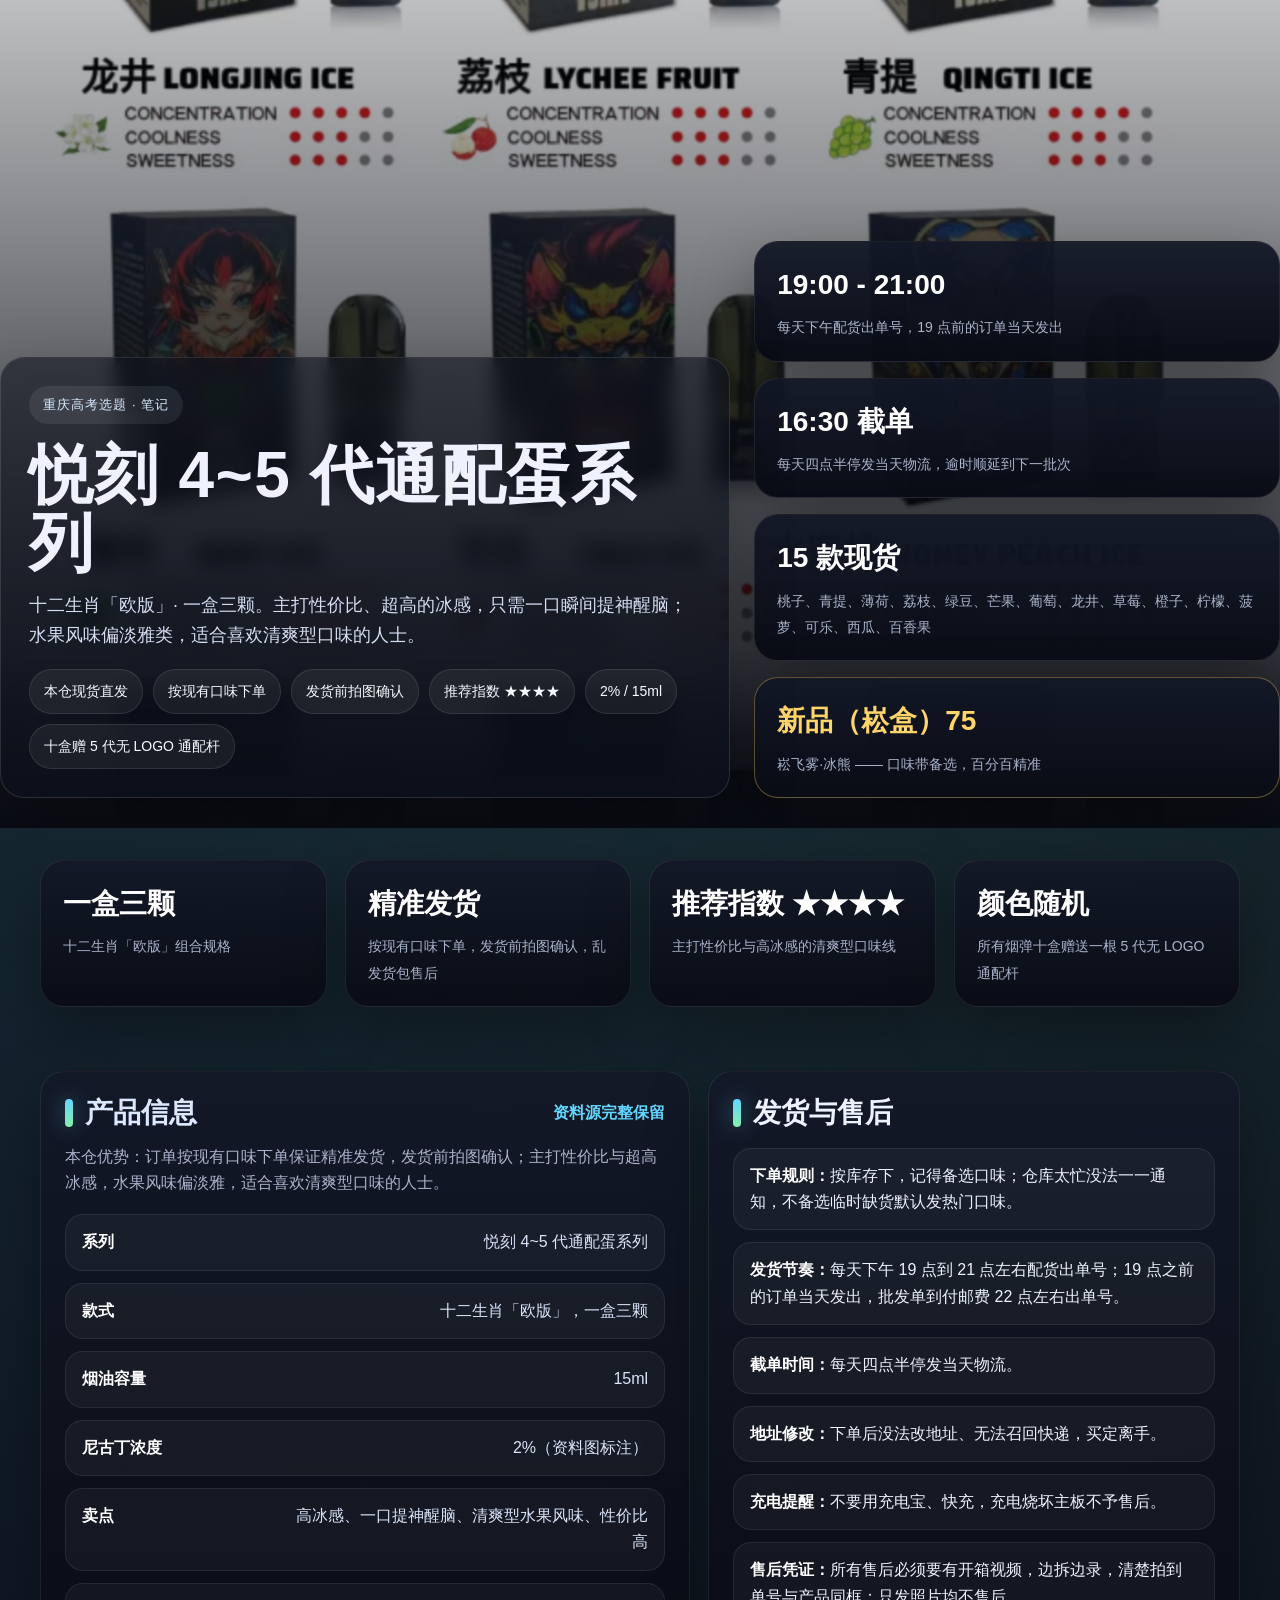
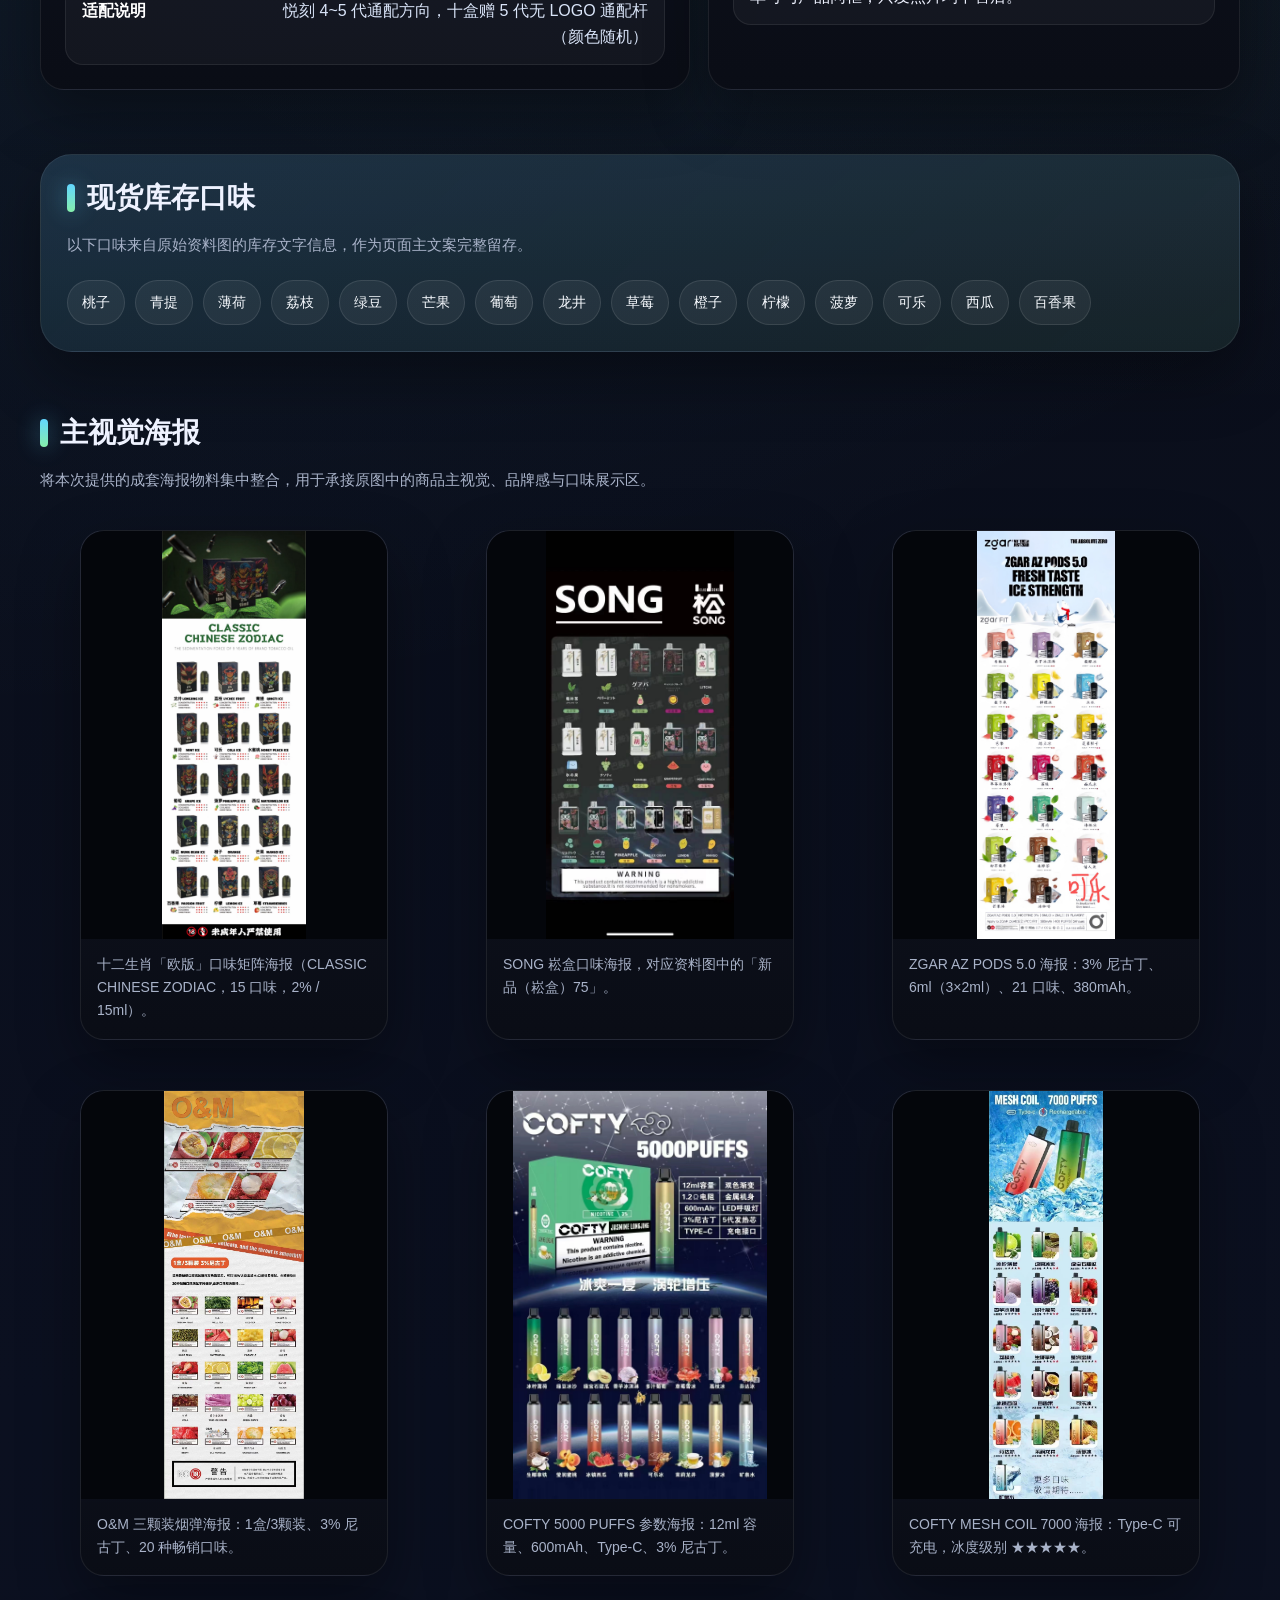
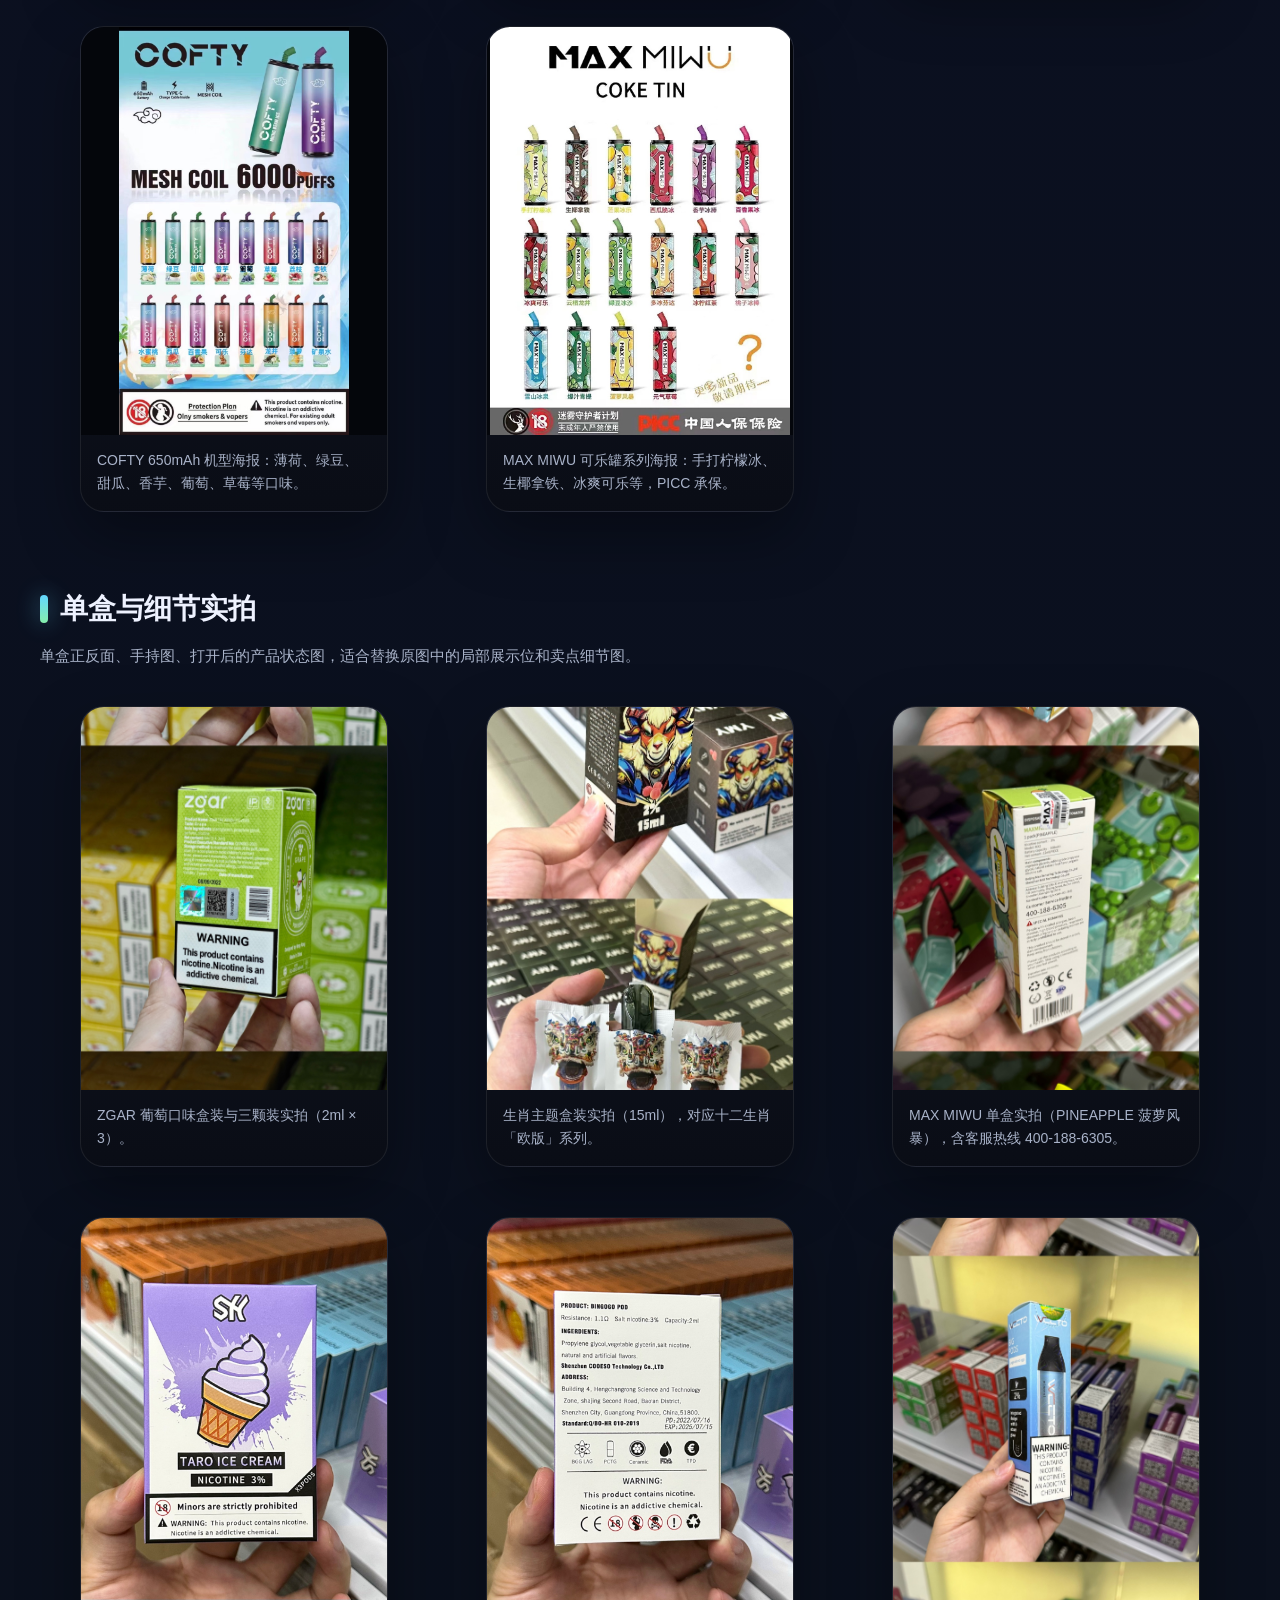
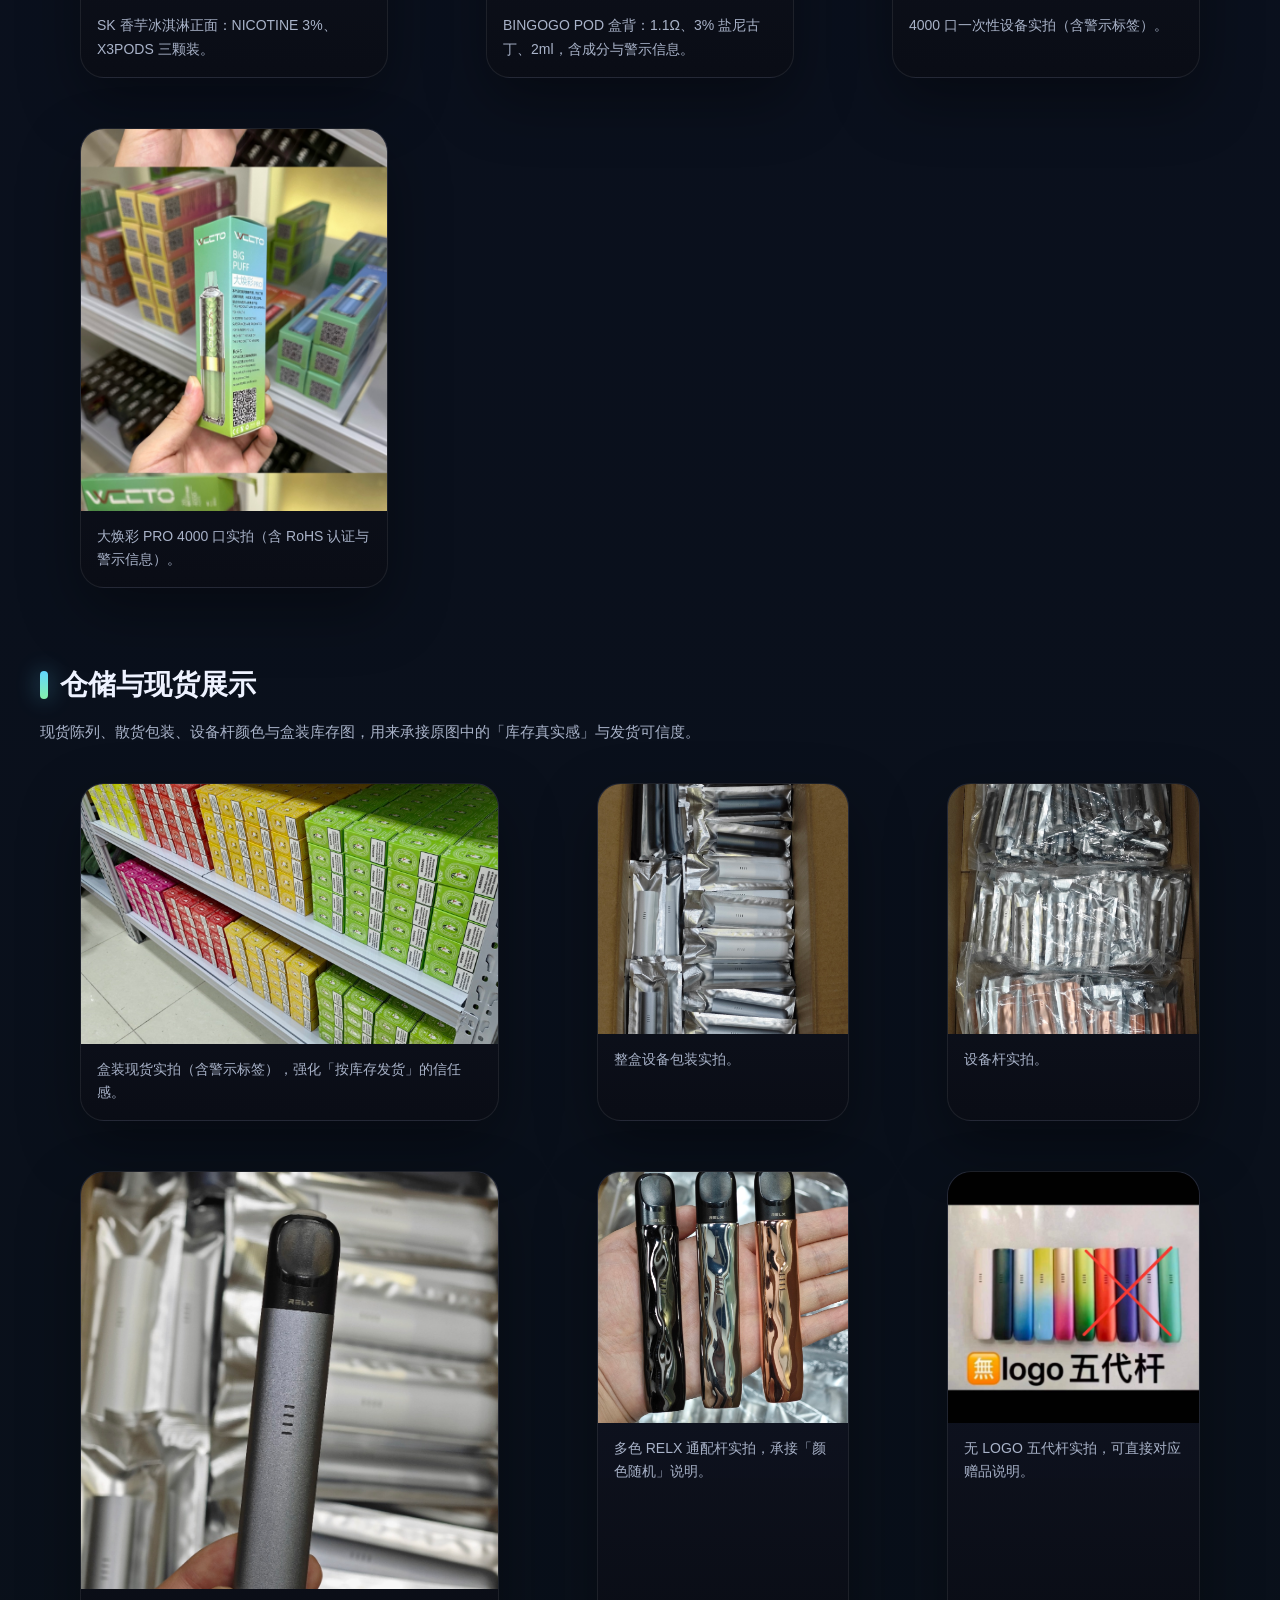
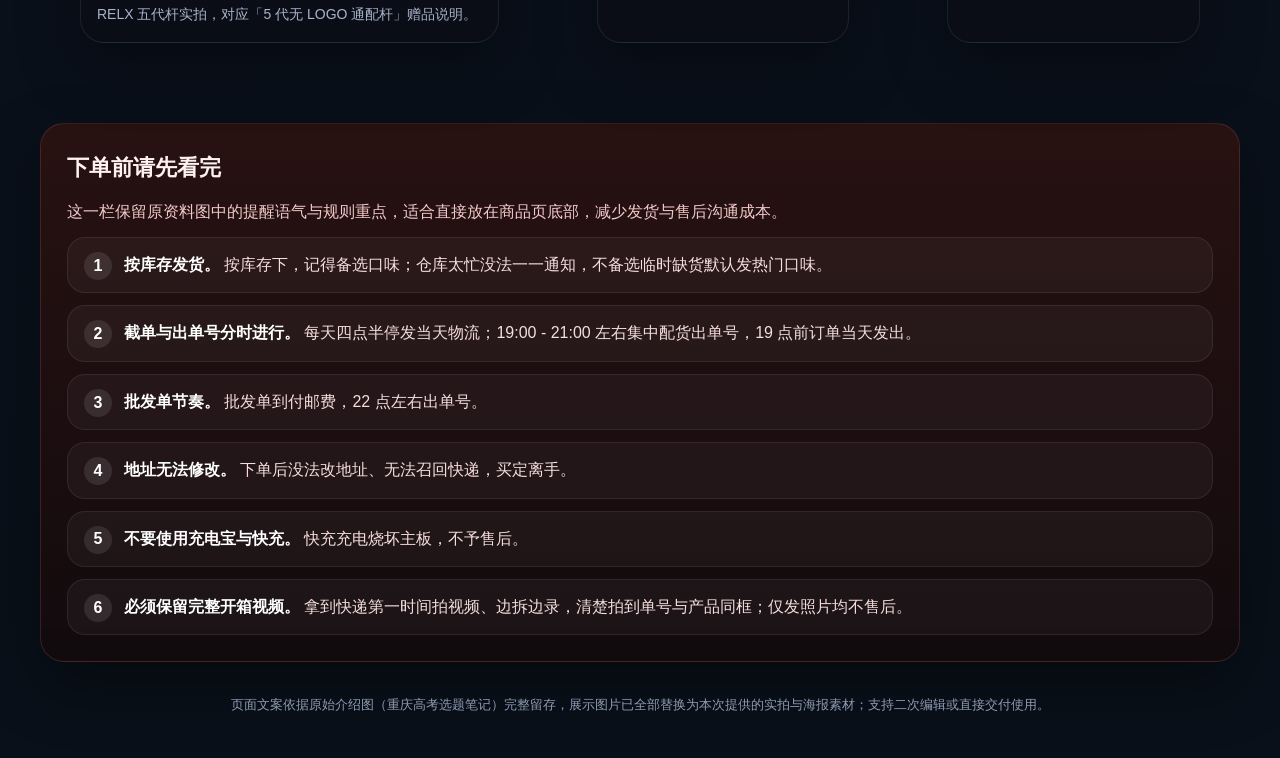
<file: 产品介绍.html>
<!DOCTYPE html>
<html lang="zh-CN">
<head>
  <meta charset="UTF-8" />
  <meta name="viewport" content="width=device-width, initial-scale=1.0" />
  <title>重庆高考选题｜悦刻4~5代通配蛋系列 · 产品介绍</title>
  <style>
    :root{
      --bg:#0a0d14;
      --panel:#121827;
      --panel-2:#171f33;
      --line:rgba(255,255,255,.08);
      --text:#eef2ff;
      --muted:#a9b3c9;
      --brand:#62d6ff;
      --brand-2:#86efac;
      --danger:#ff8b8b;
      --warn:#ffd56a;
      --shadow:0 24px 60px rgba(0,0,0,.35);
      --radius:24px;
    }
    *{box-sizing:border-box}
    html{scroll-behavior:smooth}
    body{
      margin:0;
      font-family:"Microsoft YaHei","PingFang SC","Segoe UI",sans-serif;
      color:var(--text);
      background:
        radial-gradient(circle at top left, rgba(98,214,255,.15), transparent 32%),
        radial-gradient(circle at top right, rgba(134,239,172,.10), transparent 28%),
        linear-gradient(180deg,#090c13 0%, #0b1020 42%, #091019 100%);
      line-height:1.65;
    }
    a{color:inherit}
    .container{width:min(1200px, calc(100% - 32px)); margin:0 auto}
    .section{padding:32px 0}
    .section-title{
      display:flex; align-items:center; gap:12px;
      margin:0 0 18px; font-size:28px; line-height:1.2;
    }
    .section-title::before{
      content:"";
      width:8px; height:28px; border-radius:999px;
      background:linear-gradient(180deg,var(--brand),var(--brand-2));
      box-shadow:0 0 22px rgba(98,214,255,.45);
    }
    .section-desc{
      margin:0 0 22px;
      color:var(--muted);
      font-size:15px;
    }
    .hero{
      position:relative;
      min-height:92vh;
      display:flex;
      align-items:flex-end;
      padding:36px 0 30px;
      overflow:hidden;
    }
    .hero::before{
      content:"";
      position:absolute; inset:0;
      background:
        linear-gradient(180deg, rgba(4,8,15,.24) 0%, rgba(4,8,15,.58) 40%, rgba(4,8,15,.92) 100%),
        url("images/p03.jpg") center/cover no-repeat;
      transform:scale(1.04);
      filter:saturate(1.1);
    }
    .hero::after{
      content:"";
      position:absolute; inset:auto 0 0;
      height:180px;
      background:linear-gradient(180deg, transparent, rgba(9,12,19,.98));
    }
    .hero-inner{
      position:relative; z-index:1;
      display:grid;
      grid-template-columns:1.25fr .9fr;
      gap:24px;
      align-items:end;
      width:100%;
    }
    .hero-copy{
      padding:28px;
      border:1px solid rgba(255,255,255,.12);
      background:linear-gradient(180deg, rgba(12,16,27,.58), rgba(12,16,27,.82));
      backdrop-filter:blur(10px);
      border-radius:var(--radius);
      box-shadow:var(--shadow);
    }
    .eyebrow{
      display:inline-flex; align-items:center; gap:10px;
      padding:8px 14px;
      border-radius:999px;
      background:rgba(255,255,255,.08);
      color:#d9ebff;
      font-size:13px;
      letter-spacing:.08em;
      text-transform:uppercase;
    }
    h1{
      margin:18px 0 14px;
      font-size:clamp(34px, 5vw, 68px);
      line-height:1.06;
      letter-spacing:.02em;
    }
    .lead{
      margin:0 0 18px;
      font-size:18px;
      color:#d5ddf1;
      max-width:760px;
    }
    .hero-tags,.flavor-tags{
      display:flex; flex-wrap:wrap; gap:10px;
      padding:0; margin:0;
      list-style:none;
    }
    .hero-tags li,.flavor-tags li{
      padding:10px 14px;
      border-radius:999px;
      border:1px solid rgba(255,255,255,.1);
      background:rgba(255,255,255,.06);
      color:#f8fbff;
      font-size:14px;
    }
    .hero-side{
      display:grid;
      gap:16px;
    }
    .mini-card,.card,.poster-card,.gallery-card,.warning-card{
      border:1px solid var(--line);
      background:linear-gradient(180deg, rgba(19,24,39,.94), rgba(10,13,22,.98));
      border-radius:var(--radius);
      box-shadow:var(--shadow);
    }
    .mini-card{
      padding:20px 22px;
    }
    .mini-card strong{
      display:block;
      font-size:28px;
      color:#fff;
      margin-bottom:6px;
    }
    .mini-card span{
      color:var(--muted);
      font-size:14px;
    }
    .mini-card.new{ border-color:rgba(255,213,106,.35); }
    .mini-card.new strong{ color:var(--warn); }
    .quick-grid,.info-grid,.poster-grid,.gallery-grid,.stock-grid{
      display:grid;
      gap:18px;
    }
    .quick-grid{grid-template-columns:repeat(4,1fr)}
    .info-grid{grid-template-columns:1.1fr .9fr}
    .card{padding:24px}
    .card h3{
      margin:0 0 12px;
      font-size:22px;
    }
    .card p{margin:0; color:var(--muted)}
    .notice-list,.steps,.spec-list{
      list-style:none; padding:0; margin:0;
      display:grid; gap:12px;
    }
    .notice-list li,.steps li,.spec-list li{
      padding:14px 16px;
      border-radius:18px;
      border:1px solid rgba(255,255,255,.08);
      background:rgba(255,255,255,.04);
    }
    .notice-list b,.steps b,.spec-list b{color:#fff}
    .note-top{
      display:flex; justify-content:space-between; gap:12px; align-items:center;
      margin-bottom:14px;
      color:#dbe8ff;
    }
    .accent{
      color:var(--brand);
      font-weight:700;
    }
    .spec-list li{
      display:flex; justify-content:space-between; gap:14px;
      align-items:flex-start;
    }
    .spec-list span:last-child{
      color:#d9e4f8;
      text-align:right;
      max-width:65%;
    }
    .flavor-panel{
      padding:26px;
      border-radius:32px;
      background:
        linear-gradient(135deg, rgba(98,214,255,.12), rgba(134,239,172,.08)),
        linear-gradient(180deg, rgba(20,28,45,.98), rgba(12,17,29,.98));
      border:1px solid rgba(255,255,255,.08);
      box-shadow:var(--shadow);
    }
    .poster-grid{
      grid-template-columns:repeat(3,1fr);
    }
    .poster-card,.gallery-card{
      overflow:hidden;
    }
    .poster-card img,.gallery-card img{
      width:100%; display:block;
      cursor:pointer;
      transition:transform .35s ease, filter .35s ease;
    }
    .poster-card img{
      aspect-ratio:3/4;
      object-fit:contain;
      background:#04060b;
    }
    .gallery-card img{object-fit:cover}
    .poster-card:hover img,.gallery-card:hover img{
      transform:scale(1.03);
      filter:saturate(1.08);
    }
    .poster-card figcaption,.gallery-card figcaption{
      padding:14px 16px 16px;
      color:var(--muted);
      font-size:14px;
    }
    .gallery-grid{
      grid-template-columns:repeat(3,1fr);
    }
    .gallery-card.tall img{aspect-ratio:4/5}
    .gallery-card.wide img{aspect-ratio:16/10}
    .gallery-card.square img{aspect-ratio:1/1}
    .stock-grid{
      grid-template-columns:1.2fr .8fr .8fr;
    }
    .warning-card{
      padding:26px;
      background:
        linear-gradient(180deg, rgba(41,17,17,.95), rgba(17,11,14,.98)),
        #160d10;
      border-color:rgba(255,130,130,.16);
    }
    .warning-card h3{margin:0 0 12px; font-size:22px; color:#fff1f1}
    .warning-card p{margin:0 0 12px; color:#f2c9c9}
    .steps{
      counter-reset:item;
    }
    .steps li{
      position:relative;
      padding-left:56px;
      color:#f6dede;
    }
    .steps li::before{
      counter-increment:item;
      content:counter(item);
      position:absolute; left:16px; top:14px;
      width:28px; height:28px;
      border-radius:50%;
      background:rgba(255,255,255,.1);
      color:#fff;
      display:grid; place-items:center;
      font-weight:700;
    }
    .footer{
      padding:0 0 42px;
      color:#8f9bb3;
      font-size:13px;
      text-align:center;
    }
    .lightbox{
      position:fixed; inset:0; z-index:99;
      display:none; place-items:center;
      background:rgba(4,8,14,.86);
      padding:20px;
    }
    .lightbox.open{display:grid}
    .lightbox img{
      max-width:min(1200px, 96vw);
      max-height:88vh;
      border-radius:20px;
      box-shadow:0 30px 90px rgba(0,0,0,.55);
    }
    .lightbox button{
      position:absolute; top:20px; right:20px;
      width:46px; height:46px;
      border:none; border-radius:50%;
      background:rgba(255,255,255,.12);
      color:#fff; font-size:24px;
      cursor:pointer;
    }
    @media (max-width: 1080px){
      .hero-inner,.info-grid,.stock-grid{grid-template-columns:1fr}
      .quick-grid{grid-template-columns:repeat(2,1fr)}
      .poster-grid,.gallery-grid{grid-template-columns:repeat(2,1fr)}
      .hero{min-height:auto; padding-top:120px}
    }
    @media (max-width: 680px){
      .container{width:min(100% - 20px, 1200px)}
      .hero-copy,.mini-card,.card,.warning-card{padding:18px}
      .quick-grid,.poster-grid,.gallery-grid{grid-template-columns:1fr}
      .section{padding:24px 0}
      .section-title{font-size:24px}
      .lead{font-size:16px}
      .spec-list li{flex-direction:column}
      .spec-list span:last-child{text-align:left; max-width:none}
    }
  </style>
</head>
<body>
  <header class="hero">
    <div class="container hero-inner">
      <div class="hero-copy">
        <span class="eyebrow">重庆高考选题 · 笔记</span>
        <h1>悦刻 4~5 代通配蛋系列</h1>
        <p class="lead">十二生肖「欧版」· 一盒三颗。主打性价比、超高的冰感，只需一口瞬间提神醒脑；水果风味偏淡雅类，适合喜欢清爽型口味的人士。</p>
        <ul class="hero-tags">
          <li>本仓现货直发</li>
          <li>按现有口味下单</li>
          <li>发货前拍图确认</li>
          <li>推荐指数 ★★★★</li>
          <li>2% / 15ml</li>
          <li>十盒赠 5 代无 LOGO 通配杆</li>
        </ul>
      </div>
      <div class="hero-side">
        <div class="mini-card">
          <strong>19:00 - 21:00</strong>
          <span>每天下午配货出单号，19 点前的订单当天发出</span>
        </div>
        <div class="mini-card">
          <strong>16:30 截单</strong>
          <span>每天四点半停发当天物流，逾时顺延到下一批次</span>
        </div>
        <div class="mini-card">
          <strong>15 款现货</strong>
          <span>桃子、青提、薄荷、荔枝、绿豆、芒果、葡萄、龙井、草莓、橙子、柠檬、菠萝、可乐、西瓜、百香果</span>
        </div>
        <div class="mini-card new">
          <strong>新品（崧盒）75</strong>
          <span>崧飞雾·冰熊 —— 口味带备选，百分百精准</span>
        </div>
      </div>
    </div>
  </header>

  <main>
    <section class="section">
      <div class="container quick-grid">
        <div class="mini-card"><strong>一盒三颗</strong><span>十二生肖「欧版」组合规格</span></div>
        <div class="mini-card"><strong>精准发货</strong><span>按现有口味下单，发货前拍图确认，乱发货包售后</span></div>
        <div class="mini-card"><strong>推荐指数 ★★★★</strong><span>主打性价比与高冰感的清爽型口味线</span></div>
        <div class="mini-card"><strong>颜色随机</strong><span>所有烟弹十盒赠送一根 5 代无 LOGO 通配杆</span></div>
      </div>
    </section>

    <section class="section">
      <div class="container info-grid">
        <article class="card">
          <div class="note-top">
            <h2 class="section-title" style="margin:0">产品信息</h2>
            <span class="accent">资料源完整保留</span>
          </div>
          <p style="margin-bottom:18px;">本仓优势：订单按现有口味下单保证精准发货，发货前拍图确认；主打性价比与超高冰感，水果风味偏淡雅，适合喜欢清爽型口味的人士。</p>
          <ul class="spec-list">
            <li><span><b>系列</b></span><span>悦刻 4~5 代通配蛋系列</span></li>
            <li><span><b>款式</b></span><span>十二生肖「欧版」，一盒三颗</span></li>
            <li><span><b>烟油容量</b></span><span>15ml</span></li>
            <li><span><b>尼古丁浓度</b></span><span>2%（资料图标注）</span></li>
            <li><span><b>卖点</b></span><span>高冰感、一口提神醒脑、清爽型水果风味、性价比高</span></li>
            <li><span><b>适配说明</b></span><span>悦刻 4~5 代通配方向，十盒赠 5 代无 LOGO 通配杆（颜色随机）</span></li>
          </ul>
        </article>

        <article class="card">
          <h2 class="section-title" style="margin-top:0">发货与售后</h2>
          <ul class="notice-list">
            <li><b>下单规则：</b>按库存下，记得备选口味；仓库太忙没法一一通知，不备选临时缺货默认发热门口味。</li>
            <li><b>发货节奏：</b>每天下午 19 点到 21 点左右配货出单号；19 点之前的订单当天发出，批发单到付邮费 22 点左右出单号。</li>
            <li><b>截单时间：</b>每天四点半停发当天物流。</li>
            <li><b>地址修改：</b>下单后没法改地址、无法召回快递，买定离手。</li>
            <li><b>充电提醒：</b>不要用充电宝、快充，充电烧坏主板不予售后。</li>
            <li><b>售后凭证：</b>所有售后必须要有开箱视频，边拆边录，清楚拍到单号与产品同框；只发照片均不售后。</li>
          </ul>
        </article>
      </div>
    </section>

    <section class="section">
      <div class="container">
        <div class="flavor-panel">
          <h2 class="section-title" style="margin-top:0">现货库存口味</h2>
          <p class="section-desc">以下口味来自原始资料图的库存文字信息，作为页面主文案完整留存。</p>
          <ul class="flavor-tags">
            <li>桃子</li><li>青提</li><li>薄荷</li><li>荔枝</li><li>绿豆</li>
            <li>芒果</li><li>葡萄</li><li>龙井</li><li>草莓</li><li>橙子</li>
            <li>柠檬</li><li>菠萝</li><li>可乐</li><li>西瓜</li><li>百香果</li>
          </ul>
        </div>
      </div>
    </section>

    <section class="section">
      <div class="container">
        <h2 class="section-title">主视觉海报</h2>
        <p class="section-desc">将本次提供的成套海报物料集中整合，用于承接原图中的商品主视觉、品牌感与口味展示区。</p>
        <div class="poster-grid">
          <figure class="poster-card">
            <img src="images/p03.jpg" alt="十二生肖欧版口味矩阵海报" data-full="images/p03.jpg" />
            <figcaption>十二生肖「欧版」口味矩阵海报（CLASSIC CHINESE ZODIAC，15 口味，2% / 15ml）。</figcaption>
          </figure>
          <figure class="poster-card">
            <img src="images/p15.jpg" alt="SONG 崧盒口味海报" data-full="images/p15.jpg" />
            <figcaption>SONG 崧盒口味海报，对应资料图中的「新品（崧盒）75」。</figcaption>
          </figure>
          <figure class="poster-card">
            <img src="images/p17.jpg" alt="ZGAR AZ PODS 5.0 海报" data-full="images/p17.jpg" />
            <figcaption>ZGAR AZ PODS 5.0 海报：3% 尼古丁、6ml（3×2ml）、21 口味、380mAh。</figcaption>
          </figure>
          <figure class="poster-card">
            <img src="images/p16.jpg" alt="O&M 三颗装烟弹海报" data-full="images/p16.jpg" />
            <figcaption>O&amp;M 三颗装烟弹海报：1盒/3颗装、3% 尼古丁、20 种畅销口味。</figcaption>
          </figure>
          <figure class="poster-card">
            <img src="images/p19.jpg" alt="COFTY 5000 海报" data-full="images/p19.jpg" />
            <figcaption>COFTY 5000 PUFFS 参数海报：12ml 容量、600mAh、Type-C、3% 尼古丁。</figcaption>
          </figure>
          <figure class="poster-card">
            <img src="images/p20.jpg" alt="COFTY 7000 口味海报" data-full="images/p20.jpg" />
            <figcaption>COFTY MESH COIL 7000 海报：Type-C 可充电，冰度级别 ★★★★★。</figcaption>
          </figure>
          <figure class="poster-card">
            <img src="images/p21.jpg" alt="COFTY 650mAh 口味海报" data-full="images/p21.jpg" />
            <figcaption>COFTY 650mAh 机型海报：薄荷、绿豆、甜瓜、香芋、葡萄、草莓等口味。</figcaption>
          </figure>
          <figure class="poster-card">
            <img src="images/p07.jpg" alt="MAX MIWU 可乐罐系列海报" data-full="images/p07.jpg" />
            <figcaption>MAX MIWU 可乐罐系列海报：手打柠檬冰、生椰拿铁、冰爽可乐等，PICC 承保。</figcaption>
          </figure>
        </div>
      </div>
    </section>

    <section class="section">
      <div class="container">
        <h2 class="section-title">单盒与细节实拍</h2>
        <p class="section-desc">单盒正反面、手持图、打开后的产品状态图，适合替换原图中的局部展示位和卖点细节图。</p>
        <div class="gallery-grid">
          <figure class="gallery-card tall">
            <img src="images/p01.jpg" alt="ZGAR 葡萄三颗装实拍" data-full="images/p01.jpg" />
            <figcaption>ZGAR 葡萄口味盒装与三颗装实拍（2ml × 3）。</figcaption>
          </figure>
          <figure class="gallery-card tall">
            <img src="images/p02.jpg" alt="生肖主题盒装实拍" data-full="images/p02.jpg" />
            <figcaption>生肖主题盒装实拍（15ml），对应十二生肖「欧版」系列。</figcaption>
          </figure>
          <figure class="gallery-card tall">
            <img src="images/p08.jpg" alt="MAX MIWU 菠萝单盒实拍" data-full="images/p08.jpg" />
            <figcaption>MAX MIWU 单盒实拍（PINEAPPLE 菠萝风暴），含客服热线 400-188-6305。</figcaption>
          </figure>
          <figure class="gallery-card tall">
            <img src="images/p05.jpg" alt="SK 香芋冰淇淋三颗装正面" data-full="images/p05.jpg" />
            <figcaption>SK 香芋冰淇淋正面：NICOTINE 3%、X3PODS 三颗装。</figcaption>
          </figure>
          <figure class="gallery-card tall">
            <img src="images/p06.jpg" alt="BINGOGO POD 盒背参数" data-full="images/p06.jpg" />
            <figcaption>BINGOGO POD 盒背：1.1Ω、3% 盐尼古丁、2ml，含成分与警示信息。</figcaption>
          </figure>
          <figure class="gallery-card tall">
            <img src="images/p09.jpg" alt="VCTO 4000 实拍" data-full="images/p09.jpg" />
            <figcaption>4000 口一次性设备实拍（含警示标签）。</figcaption>
          </figure>
          <figure class="gallery-card tall">
            <img src="images/p10.jpg" alt="大焕彩 PRO 4000 口实拍" data-full="images/p10.jpg" />
            <figcaption>大焕彩 PRO 4000 口实拍（含 RoHS 认证与警示信息）。</figcaption>
          </figure>
        </div>
      </div>
    </section>

    <section class="section">
      <div class="container">
        <h2 class="section-title">仓储与现货展示</h2>
        <p class="section-desc">现货陈列、散货包装、设备杆颜色与盒装库存图，用来承接原图中的「库存真实感」与发货可信度。</p>
        <div class="stock-grid">
          <figure class="gallery-card wide">
            <img src="images/p04.jpg" alt="盒装现货实拍" data-full="images/p04.jpg" />
            <figcaption>盒装现货实拍（含警示标签），强化「按库存发货」的信任感。</figcaption>
          </figure>
          <figure class="gallery-card square">
            <img src="images/p11.jpg" alt="盒装设备包装实拍" data-full="images/p11.jpg" />
            <figcaption>整盒设备包装实拍。</figcaption>
          </figure>
          <figure class="gallery-card square">
            <img src="images/p13.jpg" alt="设备杆实拍" data-full="images/p13.jpg" />
            <figcaption>设备杆实拍。</figcaption>
          </figure>
          <figure class="gallery-card square">
            <img src="images/p12.jpg" alt="RELX 五代杆实拍" data-full="images/p12.jpg" />
            <figcaption>RELX 五代杆实拍，对应「5 代无 LOGO 通配杆」赠品说明。</figcaption>
          </figure>
          <figure class="gallery-card square">
            <img src="images/p14.jpg" alt="多色 RELX 通配杆实拍" data-full="images/p14.jpg" />
            <figcaption>多色 RELX 通配杆实拍，承接「颜色随机」说明。</figcaption>
          </figure>
          <figure class="gallery-card square">
            <img src="images/p18.jpg" alt="无 LOGO 五代杆实拍" data-full="images/p18.jpg" />
            <figcaption>无 LOGO 五代杆实拍，可直接对应赠品说明。</figcaption>
          </figure>
        </div>
      </div>
    </section>

    <section class="section">
      <div class="container">
        <div class="warning-card">
          <h3>下单前请先看完</h3>
          <p>这一栏保留原资料图中的提醒语气与规则重点，适合直接放在商品页底部，减少发货与售后沟通成本。</p>
          <ol class="steps">
            <li><b>按库存发货。</b> 按库存下，记得备选口味；仓库太忙没法一一通知，不备选临时缺货默认发热门口味。</li>
            <li><b>截单与出单号分时进行。</b> 每天四点半停发当天物流；19:00 - 21:00 左右集中配货出单号，19 点前订单当天发出。</li>
            <li><b>批发单节奏。</b> 批发单到付邮费，22 点左右出单号。</li>
            <li><b>地址无法修改。</b> 下单后没法改地址、无法召回快递，买定离手。</li>
            <li><b>不要使用充电宝与快充。</b> 快充充电烧坏主板，不予售后。</li>
            <li><b>必须保留完整开箱视频。</b> 拿到快递第一时间拍视频、边拆边录，清楚拍到单号与产品同框；仅发照片均不售后。</li>
          </ol>
        </div>
      </div>
    </section>
  </main>

  <div class="lightbox" id="lightbox" aria-hidden="true">
    <button type="button" id="closeLightbox" aria-label="关闭">×</button>
    <img id="lightboxImage" alt="大图预览" />
  </div>

  <footer class="footer container">
    页面文案依据原始介绍图（重庆高考选题笔记）完整留存，展示图片已全部替换为本次提供的实拍与海报素材；支持二次编辑或直接交付使用。
  </footer>

  <script>
    const box = document.getElementById('lightbox');
    const boxImg = document.getElementById('lightboxImage');
    const closeBtn = document.getElementById('closeLightbox');

    document.querySelectorAll('[data-full]').forEach(img => {
      img.addEventListener('click', () => {
        boxImg.src = img.dataset.full;
        box.classList.add('open');
        box.setAttribute('aria-hidden', 'false');
      });
    });

    function closeLightbox(){
      box.classList.remove('open');
      box.setAttribute('aria-hidden', 'true');
      boxImg.src = '';
    }

    closeBtn.addEventListener('click', closeLightbox);
    box.addEventListener('click', (e) => {
      if (e.target === box) closeLightbox();
    });
    document.addEventListener('keydown', (e) => {
      if (e.key === 'Escape') closeLightbox();
    });
  </script>
</body>
</html>
</file>
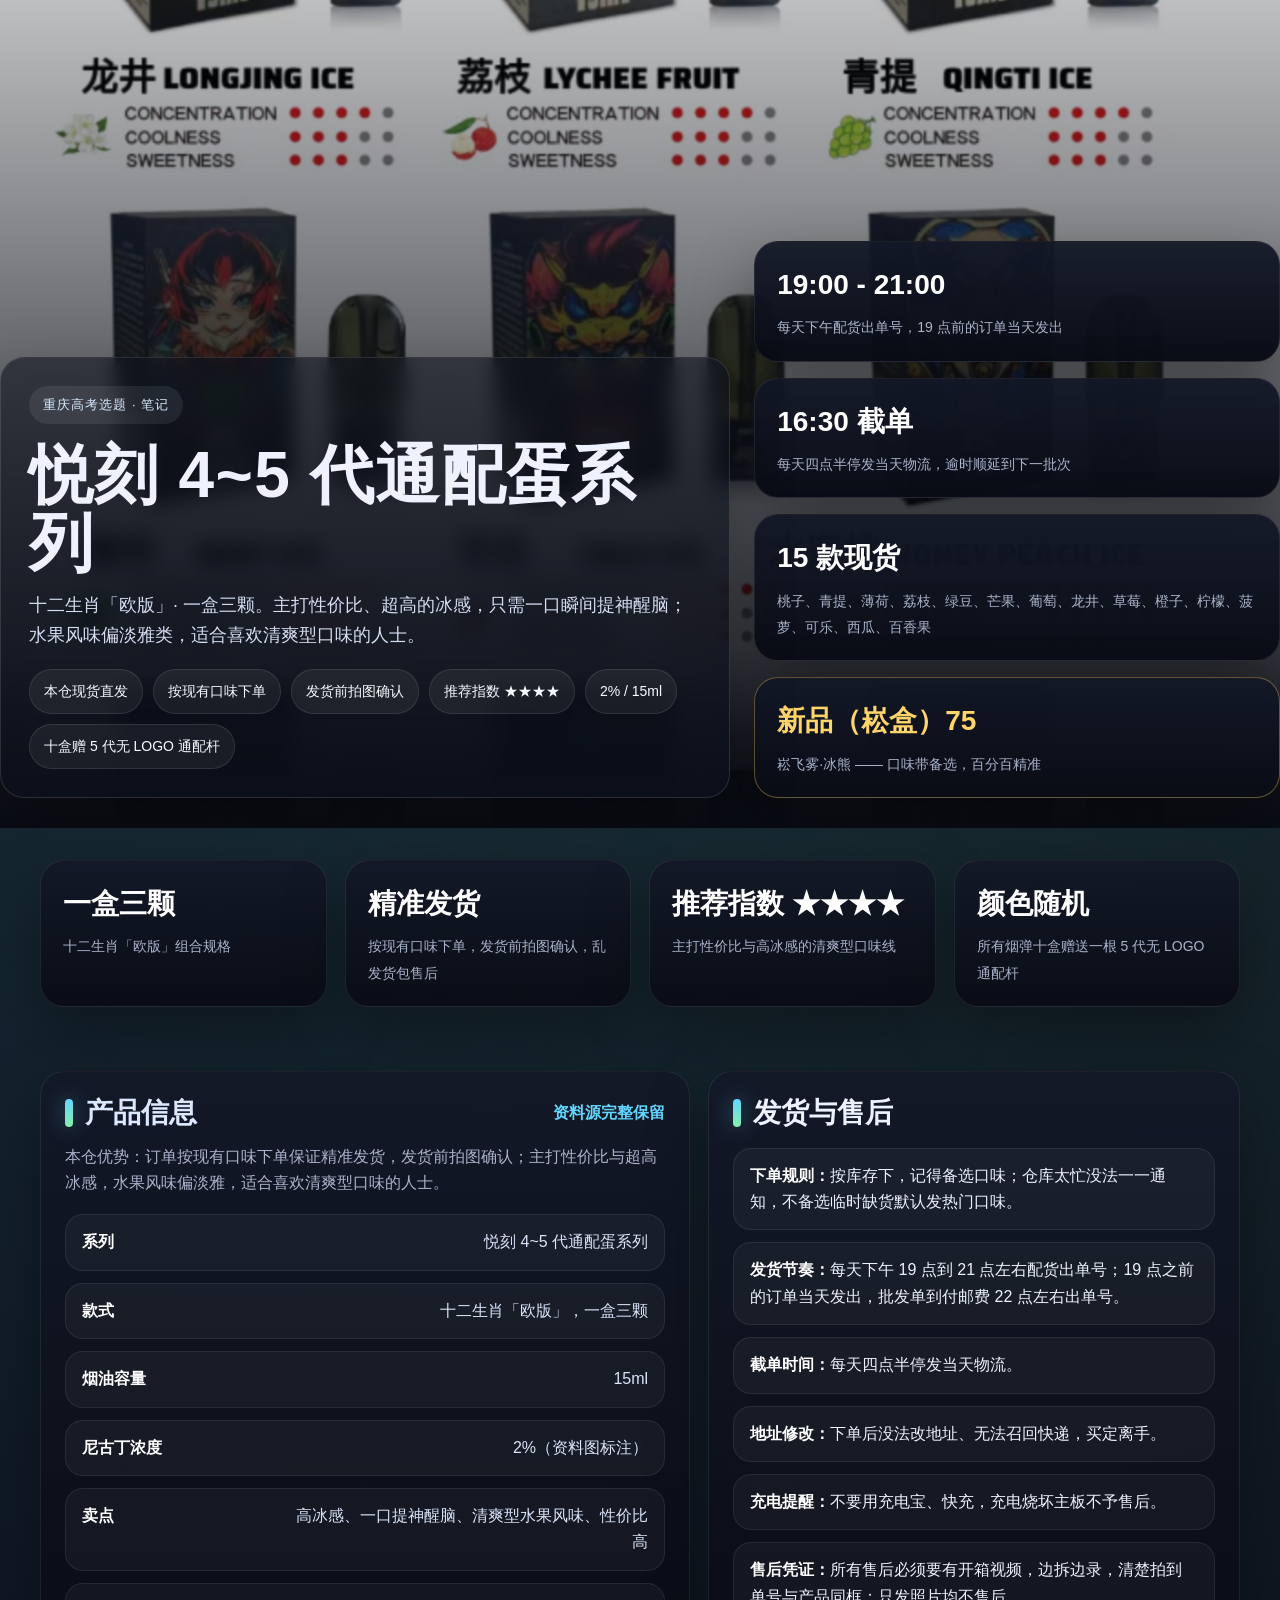
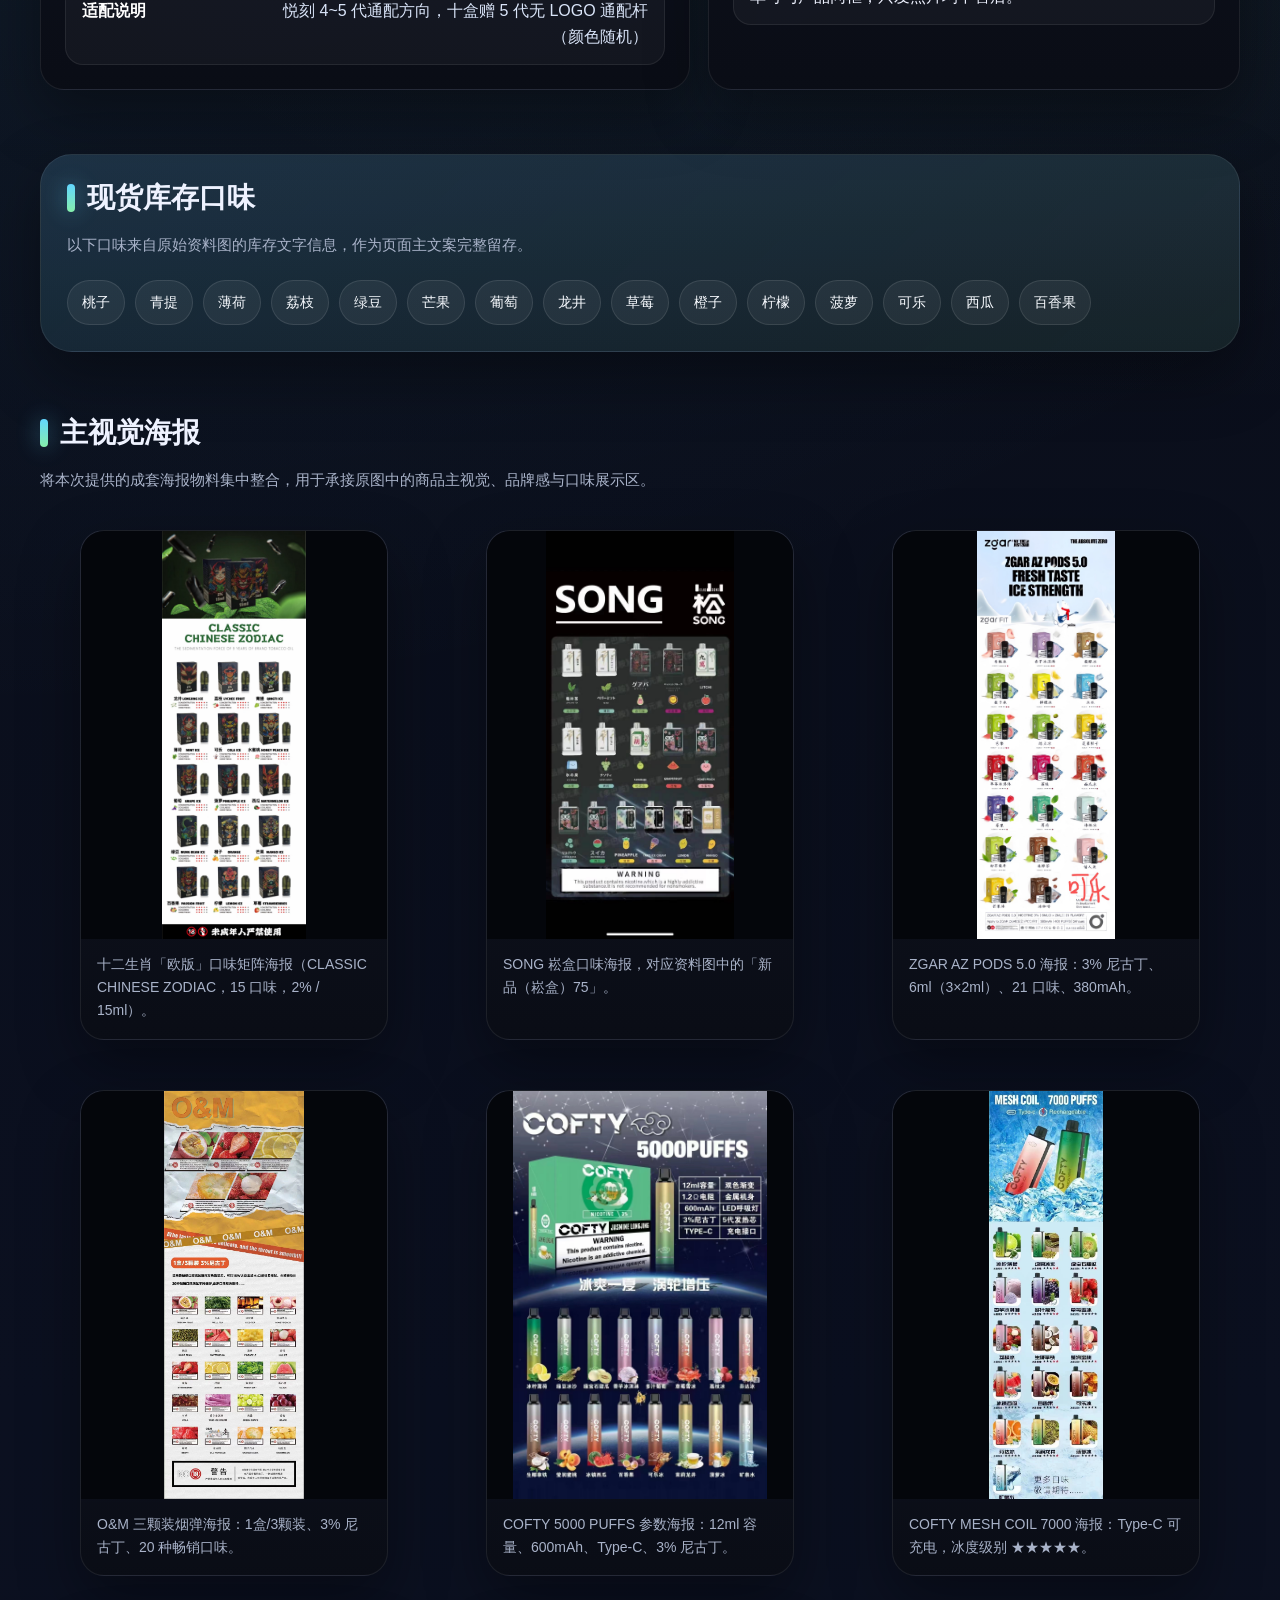
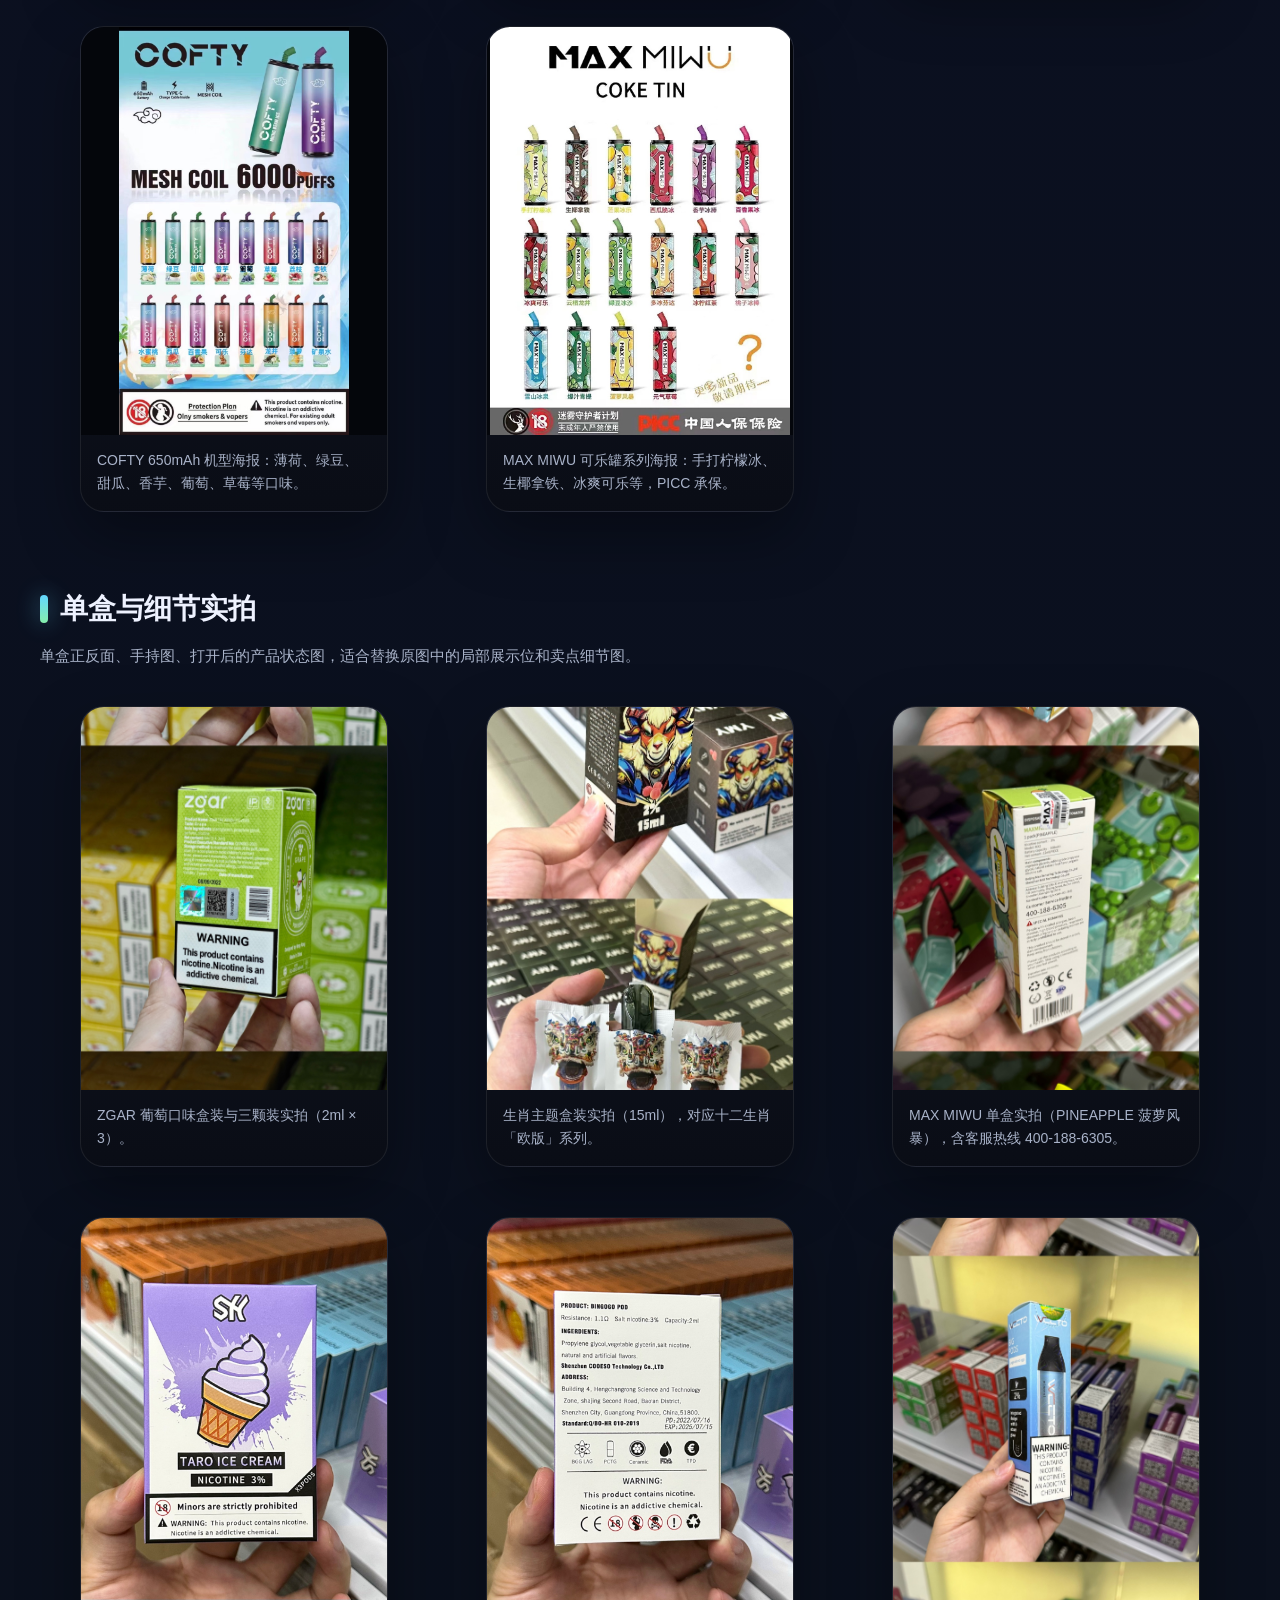
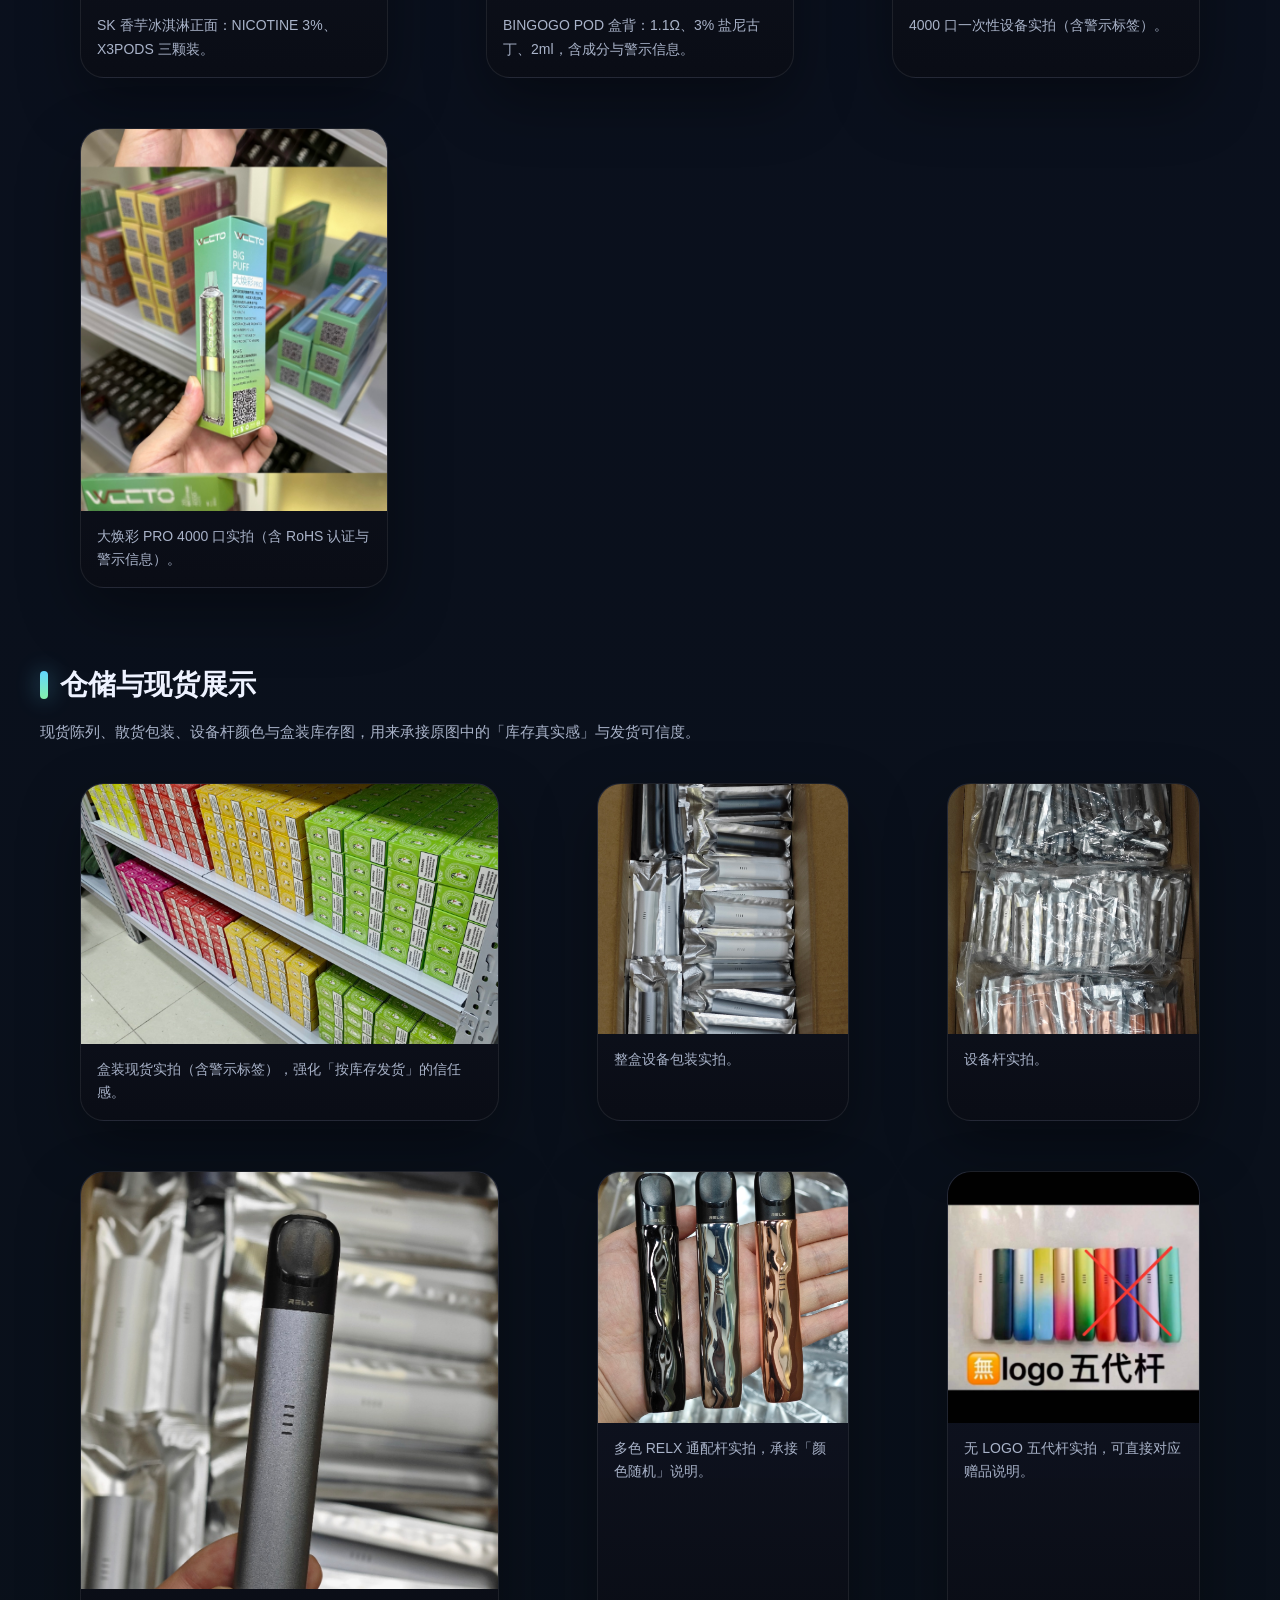
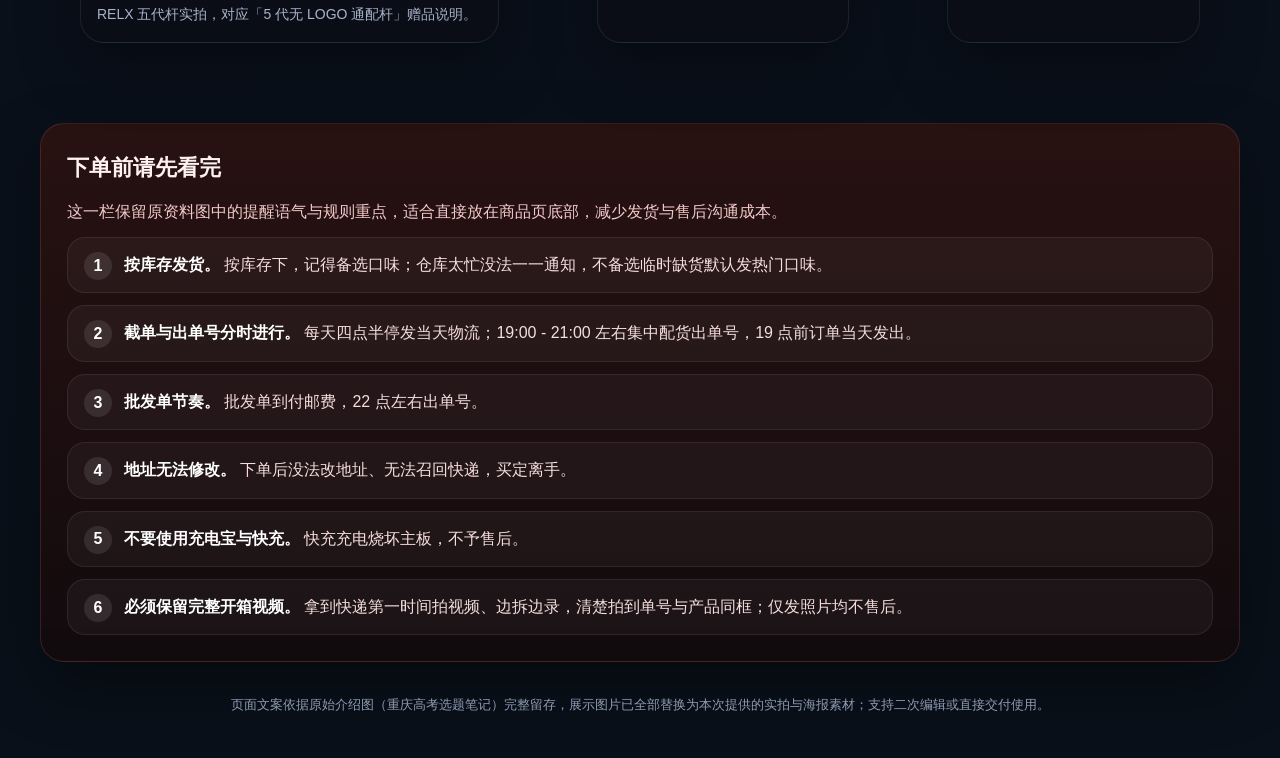
<file: 广东高考选题_产品介绍.html>
<!DOCTYPE html>
<html lang="zh-CN">
<head>
  <meta charset="UTF-8" />
  <meta name="viewport" content="width=device-width, initial-scale=1.0" />
  <title>重庆高考选题｜悦刻4~5代通配蛋系列 · 产品介绍</title>
  <style>
    :root{
      --bg:#0a0d14;
      --panel:#121827;
      --panel-2:#171f33;
      --line:rgba(255,255,255,.08);
      --text:#eef2ff;
      --muted:#a9b3c9;
      --brand:#62d6ff;
      --brand-2:#86efac;
      --danger:#ff8b8b;
      --warn:#ffd56a;
      --shadow:0 24px 60px rgba(0,0,0,.35);
      --radius:24px;
    }
    *{box-sizing:border-box}
    html{scroll-behavior:smooth}
    body{
      margin:0;
      font-family:"Microsoft YaHei","PingFang SC","Segoe UI",sans-serif;
      color:var(--text);
      background:
        radial-gradient(circle at top left, rgba(98,214,255,.15), transparent 32%),
        radial-gradient(circle at top right, rgba(134,239,172,.10), transparent 28%),
        linear-gradient(180deg,#090c13 0%, #0b1020 42%, #091019 100%);
      line-height:1.65;
    }
    a{color:inherit}
    .container{width:min(1200px, calc(100% - 32px)); margin:0 auto}
    .section{padding:32px 0}
    .section-title{
      display:flex; align-items:center; gap:12px;
      margin:0 0 18px; font-size:28px; line-height:1.2;
    }
    .section-title::before{
      content:"";
      width:8px; height:28px; border-radius:999px;
      background:linear-gradient(180deg,var(--brand),var(--brand-2));
      box-shadow:0 0 22px rgba(98,214,255,.45);
    }
    .section-desc{
      margin:0 0 22px;
      color:var(--muted);
      font-size:15px;
    }
    .hero{
      position:relative;
      min-height:92vh;
      display:flex;
      align-items:flex-end;
      padding:36px 0 30px;
      overflow:hidden;
    }
    .hero::before{
      content:"";
      position:absolute; inset:0;
      background:
        linear-gradient(180deg, rgba(4,8,15,.24) 0%, rgba(4,8,15,.58) 40%, rgba(4,8,15,.92) 100%),
        url("广东高考选题_素材/微信图片_20260817051021.jpg") center/cover no-repeat;
      transform:scale(1.04);
      filter:saturate(1.1);
    }
    .hero::after{
      content:"";
      position:absolute; inset:auto 0 0;
      height:180px;
      background:linear-gradient(180deg, transparent, rgba(9,12,19,.98));
    }
    .hero-inner{
      position:relative; z-index:1;
      display:grid;
      grid-template-columns:1.25fr .9fr;
      gap:24px;
      align-items:end;
      width:100%;
    }
    .hero-copy{
      padding:28px;
      border:1px solid rgba(255,255,255,.12);
      background:linear-gradient(180deg, rgba(12,16,27,.58), rgba(12,16,27,.82));
      backdrop-filter:blur(10px);
      border-radius:var(--radius);
      box-shadow:var(--shadow);
    }
    .eyebrow{
      display:inline-flex; align-items:center; gap:10px;
      padding:8px 14px;
      border-radius:999px;
      background:rgba(255,255,255,.08);
      color:#d9ebff;
      font-size:13px;
      letter-spacing:.08em;
      text-transform:uppercase;
    }
    h1{
      margin:18px 0 14px;
      font-size:clamp(34px, 5vw, 68px);
      line-height:1.06;
      letter-spacing:.02em;
    }
    .lead{
      margin:0 0 18px;
      font-size:18px;
      color:#d5ddf1;
      max-width:760px;
    }
    .hero-tags,.flavor-tags{
      display:flex; flex-wrap:wrap; gap:10px;
      padding:0; margin:0;
      list-style:none;
    }
    .hero-tags li,.flavor-tags li{
      padding:10px 14px;
      border-radius:999px;
      border:1px solid rgba(255,255,255,.1);
      background:rgba(255,255,255,.06);
      color:#f8fbff;
      font-size:14px;
    }
    .hero-side{
      display:grid;
      gap:16px;
    }
    .mini-card,.card,.poster-card,.gallery-card,.warning-card{
      border:1px solid var(--line);
      background:linear-gradient(180deg, rgba(19,24,39,.94), rgba(10,13,22,.98));
      border-radius:var(--radius);
      box-shadow:var(--shadow);
    }
    .mini-card{
      padding:20px 22px;
    }
    .mini-card strong{
      display:block;
      font-size:28px;
      color:#fff;
      margin-bottom:6px;
    }
    .mini-card span{
      color:var(--muted);
      font-size:14px;
    }
    .mini-card.new{ border-color:rgba(255,213,106,.35); }
    .mini-card.new strong{ color:var(--warn); }
    .quick-grid,.info-grid,.poster-grid,.gallery-grid,.stock-grid{
      display:grid;
      gap:18px;
    }
    .quick-grid{grid-template-columns:repeat(4,1fr)}
    .info-grid{grid-template-columns:1.1fr .9fr}
    .card{padding:24px}
    .card h3{
      margin:0 0 12px;
      font-size:22px;
    }
    .card p{margin:0; color:var(--muted)}
    .notice-list,.steps,.spec-list{
      list-style:none; padding:0; margin:0;
      display:grid; gap:12px;
    }
    .notice-list li,.steps li,.spec-list li{
      padding:14px 16px;
      border-radius:18px;
      border:1px solid rgba(255,255,255,.08);
      background:rgba(255,255,255,.04);
    }
    .notice-list b,.steps b,.spec-list b{color:#fff}
    .note-top{
      display:flex; justify-content:space-between; gap:12px; align-items:center;
      margin-bottom:14px;
      color:#dbe8ff;
    }
    .accent{
      color:var(--brand);
      font-weight:700;
    }
    .spec-list li{
      display:flex; justify-content:space-between; gap:14px;
      align-items:flex-start;
    }
    .spec-list span:last-child{
      color:#d9e4f8;
      text-align:right;
      max-width:65%;
    }
    .flavor-panel{
      padding:26px;
      border-radius:32px;
      background:
        linear-gradient(135deg, rgba(98,214,255,.12), rgba(134,239,172,.08)),
        linear-gradient(180deg, rgba(20,28,45,.98), rgba(12,17,29,.98));
      border:1px solid rgba(255,255,255,.08);
      box-shadow:var(--shadow);
    }
    .poster-grid{
      grid-template-columns:repeat(3,1fr);
    }
    .poster-card,.gallery-card{
      overflow:hidden;
    }
    .poster-card img,.gallery-card img{
      width:100%; display:block;
      cursor:pointer;
      transition:transform .35s ease, filter .35s ease;
    }
    .poster-card img{
      aspect-ratio:3/4;
      object-fit:contain;
      background:#04060b;
    }
    .gallery-card img{object-fit:cover}
    .poster-card:hover img,.gallery-card:hover img{
      transform:scale(1.03);
      filter:saturate(1.08);
    }
    .poster-card figcaption,.gallery-card figcaption{
      padding:14px 16px 16px;
      color:var(--muted);
      font-size:14px;
    }
    .gallery-grid{
      grid-template-columns:repeat(3,1fr);
    }
    .gallery-card.tall img{aspect-ratio:4/5}
    .gallery-card.wide img{aspect-ratio:16/10}
    .gallery-card.square img{aspect-ratio:1/1}
    .stock-grid{
      grid-template-columns:1.2fr .8fr .8fr;
    }
    .warning-card{
      padding:26px;
      background:
        linear-gradient(180deg, rgba(41,17,17,.95), rgba(17,11,14,.98)),
        #160d10;
      border-color:rgba(255,130,130,.16);
    }
    .warning-card h3{margin:0 0 12px; font-size:22px; color:#fff1f1}
    .warning-card p{margin:0 0 12px; color:#f2c9c9}
    .steps{
      counter-reset:item;
    }
    .steps li{
      position:relative;
      padding-left:56px;
      color:#f6dede;
    }
    .steps li::before{
      counter-increment:item;
      content:counter(item);
      position:absolute; left:16px; top:14px;
      width:28px; height:28px;
      border-radius:50%;
      background:rgba(255,255,255,.1);
      color:#fff;
      display:grid; place-items:center;
      font-weight:700;
    }
    .footer{
      padding:0 0 42px;
      color:#8f9bb3;
      font-size:13px;
      text-align:center;
    }
    .lightbox{
      position:fixed; inset:0; z-index:99;
      display:none; place-items:center;
      background:rgba(4,8,14,.86);
      padding:20px;
    }
    .lightbox.open{display:grid}
    .lightbox img{
      max-width:min(1200px, 96vw);
      max-height:88vh;
      border-radius:20px;
      box-shadow:0 30px 90px rgba(0,0,0,.55);
    }
    .lightbox button{
      position:absolute; top:20px; right:20px;
      width:46px; height:46px;
      border:none; border-radius:50%;
      background:rgba(255,255,255,.12);
      color:#fff; font-size:24px;
      cursor:pointer;
    }
    @media (max-width: 1080px){
      .hero-inner,.info-grid,.stock-grid{grid-template-columns:1fr}
      .quick-grid{grid-template-columns:repeat(2,1fr)}
      .poster-grid,.gallery-grid{grid-template-columns:repeat(2,1fr)}
      .hero{min-height:auto; padding-top:120px}
    }
    @media (max-width: 680px){
      .container{width:min(100% - 20px, 1200px)}
      .hero-copy,.mini-card,.card,.warning-card{padding:18px}
      .quick-grid,.poster-grid,.gallery-grid{grid-template-columns:1fr}
      .section{padding:24px 0}
      .section-title{font-size:24px}
      .lead{font-size:16px}
      .spec-list li{flex-direction:column}
      .spec-list span:last-child{text-align:left; max-width:none}
    }
  </style>
</head>
<body>
  <header class="hero">
    <div class="container hero-inner">
      <div class="hero-copy">
        <span class="eyebrow">重庆高考选题 · 笔记</span>
        <h1>悦刻 4~5 代通配蛋系列</h1>
        <p class="lead">十二生肖「欧版」· 一盒三颗。主打性价比、超高的冰感，只需一口瞬间提神醒脑；水果风味偏淡雅类，适合喜欢清爽型口味的人士。</p>
        <ul class="hero-tags">
          <li>本仓现货直发</li>
          <li>按现有口味下单</li>
          <li>发货前拍图确认</li>
          <li>推荐指数 ★★★★</li>
          <li>2% / 15ml</li>
          <li>十盒赠 5 代无 LOGO 通配杆</li>
        </ul>
      </div>
      <div class="hero-side">
        <div class="mini-card">
          <strong>19:00 - 21:00</strong>
          <span>每天下午配货出单号，19 点前的订单当天发出</span>
        </div>
        <div class="mini-card">
          <strong>16:30 截单</strong>
          <span>每天四点半停发当天物流，逾时顺延到下一批次</span>
        </div>
        <div class="mini-card">
          <strong>15 款现货</strong>
          <span>桃子、青提、薄荷、荔枝、绿豆、芒果、葡萄、龙井、草莓、橙子、柠檬、菠萝、可乐、西瓜、百香果</span>
        </div>
        <div class="mini-card new">
          <strong>新品（崧盒）75</strong>
          <span>崧飞雾·冰熊 —— 口味带备选，百分百精准</span>
        </div>
      </div>
    </div>
  </header>

  <main>
    <section class="section">
      <div class="container quick-grid">
        <div class="mini-card"><strong>一盒三颗</strong><span>十二生肖「欧版」组合规格</span></div>
        <div class="mini-card"><strong>精准发货</strong><span>按现有口味下单，发货前拍图确认，乱发货包售后</span></div>
        <div class="mini-card"><strong>推荐指数 ★★★★</strong><span>主打性价比与高冰感的清爽型口味线</span></div>
        <div class="mini-card"><strong>颜色随机</strong><span>所有烟弹十盒赠送一根 5 代无 LOGO 通配杆</span></div>
      </div>
    </section>

    <section class="section">
      <div class="container info-grid">
        <article class="card">
          <div class="note-top">
            <h2 class="section-title" style="margin:0">产品信息</h2>
            <span class="accent">资料源完整保留</span>
          </div>
          <p style="margin-bottom:18px;">本仓优势：订单按现有口味下单保证精准发货，发货前拍图确认；主打性价比与超高冰感，水果风味偏淡雅，适合喜欢清爽型口味的人士。</p>
          <ul class="spec-list">
            <li><span><b>系列</b></span><span>悦刻 4~5 代通配蛋系列</span></li>
            <li><span><b>款式</b></span><span>十二生肖「欧版」，一盒三颗</span></li>
            <li><span><b>烟油容量</b></span><span>15ml</span></li>
            <li><span><b>尼古丁浓度</b></span><span>2%（资料图标注）</span></li>
            <li><span><b>卖点</b></span><span>高冰感、一口提神醒脑、清爽型水果风味、性价比高</span></li>
            <li><span><b>适配说明</b></span><span>悦刻 4~5 代通配方向，十盒赠 5 代无 LOGO 通配杆（颜色随机）</span></li>
          </ul>
        </article>

        <article class="card">
          <h2 class="section-title" style="margin-top:0">发货与售后</h2>
          <ul class="notice-list">
            <li><b>下单规则：</b>按库存下，记得备选口味；仓库太忙没法一一通知，不备选临时缺货默认发热门口味。</li>
            <li><b>发货节奏：</b>每天下午 19 点到 21 点左右配货出单号；19 点之前的订单当天发出，批发单到付邮费 22 点左右出单号。</li>
            <li><b>截单时间：</b>每天四点半停发当天物流。</li>
            <li><b>地址修改：</b>下单后没法改地址、无法召回快递，买定离手。</li>
            <li><b>充电提醒：</b>不要用充电宝、快充，充电烧坏主板不予售后。</li>
            <li><b>售后凭证：</b>所有售后必须要有开箱视频，边拆边录，清楚拍到单号与产品同框；只发照片均不售后。</li>
          </ul>
        </article>
      </div>
    </section>

    <section class="section">
      <div class="container">
        <div class="flavor-panel">
          <h2 class="section-title" style="margin-top:0">现货库存口味</h2>
          <p class="section-desc">以下口味来自原始资料图的库存文字信息，作为页面主文案完整留存。</p>
          <ul class="flavor-tags">
            <li>桃子</li><li>青提</li><li>薄荷</li><li>荔枝</li><li>绿豆</li>
            <li>芒果</li><li>葡萄</li><li>龙井</li><li>草莓</li><li>橙子</li>
            <li>柠檬</li><li>菠萝</li><li>可乐</li><li>西瓜</li><li>百香果</li>
          </ul>
        </div>
      </div>
    </section>

    <section class="section">
      <div class="container">
        <h2 class="section-title">主视觉海报</h2>
        <p class="section-desc">将本次提供的成套海报物料集中整合，用于承接原图中的商品主视觉、品牌感与口味展示区。</p>
        <div class="poster-grid">
          <figure class="poster-card">
            <img src="广东高考选题_素材/微信图片_20260817051021.jpg" alt="十二生肖欧版口味矩阵海报" data-full="广东高考选题_素材/微信图片_20260817051021.jpg" />
            <figcaption>十二生肖「欧版」口味矩阵海报（CLASSIC CHINESE ZODIAC，15 口味，2% / 15ml）。</figcaption>
          </figure>
          <figure class="poster-card">
            <img src="广东高考选题_素材/广东二厂/微信图片_20260817051338.jpg" alt="SONG 崧盒口味海报" data-full="广东高考选题_素材/广东二厂/微信图片_20260817051338.jpg" />
            <figcaption>SONG 崧盒口味海报，对应资料图中的「新品（崧盒）75」。</figcaption>
          </figure>
          <figure class="poster-card">
            <img src="广东高考选题_素材/广东二厂/微信图片_20260817051357.jpg" alt="ZGAR AZ PODS 5.0 海报" data-full="广东高考选题_素材/广东二厂/微信图片_20260817051357.jpg" />
            <figcaption>ZGAR AZ PODS 5.0 海报：3% 尼古丁、6ml（3×2ml）、21 口味、380mAh。</figcaption>
          </figure>
          <figure class="poster-card">
            <img src="广东高考选题_素材/广东二厂/微信图片_20260817051348.jpg" alt="O&M 三颗装烟弹海报" data-full="广东高考选题_素材/广东二厂/微信图片_20260817051348.jpg" />
            <figcaption>O&amp;M 三颗装烟弹海报：1盒/3颗装、3% 尼古丁、20 种畅销口味。</figcaption>
          </figure>
          <figure class="poster-card">
            <img src="广东高考选题_素材/广东二厂/微信图片_20260817051412.jpg" alt="COFTY 5000 海报" data-full="广东高考选题_素材/广东二厂/微信图片_20260817051412.jpg" />
            <figcaption>COFTY 5000 PUFFS 参数海报：12ml 容量、600mAh、Type-C、3% 尼古丁。</figcaption>
          </figure>
          <figure class="poster-card">
            <img src="广东高考选题_素材/广东二厂/微信图片_20260817051420.jpg" alt="COFTY 7000 口味海报" data-full="广东高考选题_素材/广东二厂/微信图片_20260817051420.jpg" />
            <figcaption>COFTY MESH COIL 7000 海报：Type-C 可充电，冰度级别 ★★★★★。</figcaption>
          </figure>
          <figure class="poster-card">
            <img src="广东高考选题_素材/广东二厂/微信图片_20260817051429.jpg" alt="COFTY 650mAh 口味海报" data-full="广东高考选题_素材/广东二厂/微信图片_20260817051429.jpg" />
            <figcaption>COFTY 650mAh 机型海报：薄荷、绿豆、甜瓜、香芋、葡萄、草莓等口味。</figcaption>
          </figure>
          <figure class="poster-card">
            <img src="广东高考选题_素材/微信图片_20260817051123.jpg" alt="MAX MIWU 可乐罐系列海报" data-full="广东高考选题_素材/微信图片_20260817051123.jpg" />
            <figcaption>MAX MIWU 可乐罐系列海报：手打柠檬冰、生椰拿铁、冰爽可乐等，PICC 承保。</figcaption>
          </figure>
        </div>
      </div>
    </section>

    <section class="section">
      <div class="container">
        <h2 class="section-title">单盒与细节实拍</h2>
        <p class="section-desc">单盒正反面、手持图、打开后的产品状态图，适合替换原图中的局部展示位和卖点细节图。</p>
        <div class="gallery-grid">
          <figure class="gallery-card tall">
            <img src="广东高考选题_素材/微信图片_2026-08-17_051115_848.jpg" alt="ZGAR 葡萄三颗装实拍" data-full="广东高考选题_素材/微信图片_2026-08-17_051115_848.jpg" />
            <figcaption>ZGAR 葡萄口味盒装与三颗装实拍（2ml × 3）。</figcaption>
          </figure>
          <figure class="gallery-card tall">
            <img src="广东高考选题_素材/微信图片_20260817050955.jpg" alt="生肖主题盒装实拍" data-full="广东高考选题_素材/微信图片_20260817050955.jpg" />
            <figcaption>生肖主题盒装实拍（15ml），对应十二生肖「欧版」系列。</figcaption>
          </figure>
          <figure class="gallery-card tall">
            <img src="广东高考选题_素材/微信图片_20260817051128.jpg" alt="MAX MIWU 菠萝单盒实拍" data-full="广东高考选题_素材/微信图片_20260817051128.jpg" />
            <figcaption>MAX MIWU 单盒实拍（PINEAPPLE 菠萝风暴），含客服热线 400-188-6305。</figcaption>
          </figure>
          <figure class="gallery-card tall">
            <img src="广东高考选题_素材/微信图片_20260817051054.jpg" alt="SK 香芋冰淇淋三颗装正面" data-full="广东高考选题_素材/微信图片_20260817051054.jpg" />
            <figcaption>SK 香芋冰淇淋正面：NICOTINE 3%、X3PODS 三颗装。</figcaption>
          </figure>
          <figure class="gallery-card tall">
            <img src="广东高考选题_素材/微信图片_20260817051059.jpg" alt="BINGOGO POD 盒背参数" data-full="广东高考选题_素材/微信图片_20260817051059.jpg" />
            <figcaption>BINGOGO POD 盒背：1.1Ω、3% 盐尼古丁、2ml，含成分与警示信息。</figcaption>
          </figure>
          <figure class="gallery-card tall">
            <img src="广东高考选题_素材/微信图片_20260817051133.jpg" alt="VCTO 4000 实拍" data-full="广东高考选题_素材/微信图片_20260817051133.jpg" />
            <figcaption>4000 口一次性设备实拍（含警示标签）。</figcaption>
          </figure>
          <figure class="gallery-card tall">
            <img src="广东高考选题_素材/微信图片_20260817051139.jpg" alt="大焕彩 PRO 4000 口实拍" data-full="广东高考选题_素材/微信图片_20260817051139.jpg" />
            <figcaption>大焕彩 PRO 4000 口实拍（含 RoHS 认证与警示信息）。</figcaption>
          </figure>
        </div>
      </div>
    </section>

    <section class="section">
      <div class="container">
        <h2 class="section-title">仓储与现货展示</h2>
        <p class="section-desc">现货陈列、散货包装、设备杆颜色与盒装库存图，用来承接原图中的「库存真实感」与发货可信度。</p>
        <div class="stock-grid">
          <figure class="gallery-card wide">
            <img src="广东高考选题_素材/微信图片_20260817051048.jpg" alt="盒装现货实拍" data-full="广东高考选题_素材/微信图片_20260817051048.jpg" />
            <figcaption>盒装现货实拍（含警示标签），强化「按库存发货」的信任感。</figcaption>
          </figure>
          <figure class="gallery-card square">
            <img src="广东高考选题_素材/微信图片_20260817051144.jpg" alt="盒装设备包装实拍" data-full="广东高考选题_素材/微信图片_20260817051144.jpg" />
            <figcaption>整盒设备包装实拍。</figcaption>
          </figure>
          <figure class="gallery-card square">
            <img src="广东高考选题_素材/微信图片_20260817051153.jpg" alt="设备杆实拍" data-full="广东高考选题_素材/微信图片_20260817051153.jpg" />
            <figcaption>设备杆实拍。</figcaption>
          </figure>
          <figure class="gallery-card square">
            <img src="广东高考选题_素材/微信图片_20260817051148.jpg" alt="RELX 五代杆实拍" data-full="广东高考选题_素材/微信图片_20260817051148.jpg" />
            <figcaption>RELX 五代杆实拍，对应「5 代无 LOGO 通配杆」赠品说明。</figcaption>
          </figure>
          <figure class="gallery-card square">
            <img src="广东高考选题_素材/微信图片_20260817051157.jpg" alt="多色 RELX 通配杆实拍" data-full="广东高考选题_素材/微信图片_20260817051157.jpg" />
            <figcaption>多色 RELX 通配杆实拍，承接「颜色随机」说明。</figcaption>
          </figure>
          <figure class="gallery-card square">
            <img src="广东高考选题_素材/广东二厂/微信图片_20260817051404.jpg" alt="无 LOGO 五代杆实拍" data-full="广东高考选题_素材/广东二厂/微信图片_20260817051404.jpg" />
            <figcaption>无 LOGO 五代杆实拍，可直接对应赠品说明。</figcaption>
          </figure>
        </div>
      </div>
    </section>

    <section class="section">
      <div class="container">
        <div class="warning-card">
          <h3>下单前请先看完</h3>
          <p>这一栏保留原资料图中的提醒语气与规则重点，适合直接放在商品页底部，减少发货与售后沟通成本。</p>
          <ol class="steps">
            <li><b>按库存发货。</b> 按库存下，记得备选口味；仓库太忙没法一一通知，不备选临时缺货默认发热门口味。</li>
            <li><b>截单与出单号分时进行。</b> 每天四点半停发当天物流；19:00 - 21:00 左右集中配货出单号，19 点前订单当天发出。</li>
            <li><b>批发单节奏。</b> 批发单到付邮费，22 点左右出单号。</li>
            <li><b>地址无法修改。</b> 下单后没法改地址、无法召回快递，买定离手。</li>
            <li><b>不要使用充电宝与快充。</b> 快充充电烧坏主板，不予售后。</li>
            <li><b>必须保留完整开箱视频。</b> 拿到快递第一时间拍视频、边拆边录，清楚拍到单号与产品同框；仅发照片均不售后。</li>
          </ol>
        </div>
      </div>
    </section>
  </main>

  <div class="lightbox" id="lightbox" aria-hidden="true">
    <button type="button" id="closeLightbox" aria-label="关闭">×</button>
    <img id="lightboxImage" alt="大图预览" />
  </div>

  <footer class="footer container">
    页面文案依据原始介绍图（重庆高考选题笔记）完整留存，展示图片已全部替换为本次提供的实拍与海报素材；支持二次编辑或直接交付使用。
  </footer>

  <script>
    const box = document.getElementById('lightbox');
    const boxImg = document.getElementById('lightboxImage');
    const closeBtn = document.getElementById('closeLightbox');

    document.querySelectorAll('[data-full]').forEach(img => {
      img.addEventListener('click', () => {
        boxImg.src = img.dataset.full;
        box.classList.add('open');
        box.setAttribute('aria-hidden', 'false');
      });
    });

    function closeLightbox(){
      box.classList.remove('open');
      box.setAttribute('aria-hidden', 'true');
      boxImg.src = '';
    }

    closeBtn.addEventListener('click', closeLightbox);
    box.addEventListener('click', (e) => {
      if (e.target === box) closeLightbox();
    });
    document.addEventListener('keydown', (e) => {
      if (e.key === 'Escape') closeLightbox();
    });
  </script>
</body>
</html>
</file>
<file: css/style.css>
/* ===========================================================
   鞋类推广页 - 现代化样式
   设计：深色渐变背景 + 玻璃拟态卡片 + 红橙强调色
   =========================================================== */

/* ---------- CSS 变量 ---------- */
:root {
    --bg-gradient: linear-gradient(135deg, #1a0a0a 0%, #2d0f0f 35%, #3d0d1a 70%, #1a0510 100%);
    --card-bg: rgba(255, 255, 255, 0.06);
    --card-border: rgba(255, 255, 255, 0.12);
    --card-hover: rgba(255, 255, 255, 0.1);
    --primary: #ff2929;
    --primary-glow: rgba(255, 41, 41, 0.5);
    --accent: #ffcf17;
    --accent-glow: rgba(255, 207, 23, 0.4);
    --text-main: #ffffff;
    --text-sub: rgba(255, 255, 255, 0.75);
    --text-dim: rgba(255, 255, 255, 0.55);
    --radius-lg: 18px;
    --radius-md: 12px;
    --radius-sm: 8px;
    --shadow-card: 0 8px 32px rgba(0, 0, 0, 0.4);
    --shadow-glow: 0 0 24px var(--primary-glow);
    --transition: 0.3s cubic-bezier(0.4, 0, 0.2, 1);
}

/* ---------- 基础重置 ---------- */
* {
    margin: 0;
    padding: 0;
    box-sizing: border-box;
    -webkit-tap-highlight-color: transparent;
}

html {
    scroll-behavior: smooth;
    -webkit-text-size-adjust: 100%;
}

body {
    font-family: "PingFang SC", "Microsoft YaHei", "Helvetica Neue", Helvetica, Arial, sans-serif;
    font-size: 16px;
    line-height: 1.6;
    color: var(--text-main);
    background: var(--bg-gradient);
    background-attachment: fixed;
    min-height: 100vh;
    overflow-x: hidden;
    padding-bottom: 80px;
}

/* 背景装饰光斑 */
body::before,
body::after {
    content: "";
    position: fixed;
    border-radius: 50%;
    filter: blur(80px);
    z-index: 0;
    pointer-events: none;
    opacity: 0.4;
    animation: floatLight 12s ease-in-out infinite;
}

body::before {
    width: 320px;
    height: 320px;
    background: var(--primary);
    top: -100px;
    right: -80px;
}

body::after {
    width: 280px;
    height: 280px;
    background: var(--accent);
    bottom: 10%;
    left: -100px;
    animation-delay: -6s;
}

@keyframes floatLight {
    0%, 100% { transform: translate(0, 0) scale(1); }
    50% { transform: translate(40px, -30px) scale(1.15); }
}

a {
    color: var(--text-main);
    text-decoration: none;
    transition: color var(--transition);
}

a:hover { color: var(--accent); }

ul, ol { list-style: none; }

img {
    max-width: 100%;
    height: auto;
    display: block;
    border: 0;
}

/* ---------- 页面容器 ---------- */
#page {
    position: relative;
    z-index: 1;
    max-width: 760px;
    margin: 0 auto;
    padding: 0 16px;
}

/* ---------- 顶部 Header ---------- */
header.site-header {
    position: sticky;
    top: 0;
    z-index: 100;
    margin: 0 -16px 24px;
    padding: 18px 20px;
    background: rgba(20, 8, 8, 0.75);
    backdrop-filter: blur(16px);
    -webkit-backdrop-filter: blur(16px);
    border-bottom: 1px solid var(--card-border);
    text-align: center;
    box-shadow: 0 4px 20px rgba(0, 0, 0, 0.3);
}

header.site-header h1 {
    font-size: clamp(1.1rem, 4vw, 1.5rem);
    font-weight: 700;
    line-height: 1.4;
    background: linear-gradient(90deg, var(--primary), var(--accent));
    -webkit-background-clip: text;
    background-clip: text;
    -webkit-text-fill-color: transparent;
    letter-spacing: 0.5px;
}

/* ---------- 内容区 ---------- */
article.showcontent {
    position: relative;
    z-index: 1;
}

/* 二级标题（区块标题） */
.showcontent h2 {
    position: relative;
    margin: 32px 0 16px;
    padding: 14px 18px 14px 28px;
    font-size: clamp(1.05rem, 3.5vw, 1.25rem);
    font-weight: 700;
    color: var(--text-main);
    background: var(--card-bg);
    backdrop-filter: blur(10px);
    -webkit-backdrop-filter: blur(10px);
    border: 1px solid var(--card-border);
    border-radius: var(--radius-md);
    box-shadow: var(--shadow-card);
}

.showcontent h2::before {
    content: "";
    position: absolute;
    left: 12px;
    top: 50%;
    transform: translateY(-50%);
    width: 4px;
    height: 60%;
    background: linear-gradient(180deg, var(--primary), var(--accent));
    border-radius: 4px;
    box-shadow: var(--shadow-glow);
}

.showcontent h2 b {
    color: var(--accent);
}

/* 段落 */
.showcontent p {
    margin: 12px 0;
    color: var(--text-sub);
    font-size: 0.95rem;
    line-height: 1.8;
}

.showcontent p[style*="text-indent"] {
    text-indent: 2em;
    padding: 0 8px;
}

/* ---------- Hero 区副标题 ---------- */
.hero-subtitle {
    margin: 0 0 20px;
    padding: 16px 20px;
    font-size: clamp(0.95rem, 3vw, 1.1rem);
    font-weight: 600;
    color: var(--text-main);
    background: linear-gradient(135deg, rgba(255, 41, 41, 0.15), rgba(255, 207, 23, 0.1));
    border: 1px solid var(--card-border);
    border-radius: var(--radius-md);
    text-align: center;
}

.hero-subtitle b {
    color: var(--accent);
    font-weight: 700;
}

/* ---------- 顶部横幅图片 ---------- */
.hero-banner {
    width: 100%;
    border-radius: var(--radius-md);
    overflow: hidden;
    margin-bottom: 20px;
    box-shadow: var(--shadow-card);
}

.hero-banner img {
    width: 100%;
    display: block;
}

/* ---------- 产品图网格 ---------- */
.gallery {
    display: grid;
    grid-template-columns: repeat(3, 1fr);
    gap: 6px;
    padding: 8px;
    background: var(--card-bg);
    backdrop-filter: blur(10px);
    -webkit-backdrop-filter: blur(10px);
    border: 1px solid var(--card-border);
    border-radius: var(--radius-lg);
    box-shadow: var(--shadow-card);
}

.gallery.cols-2 {
    grid-template-columns: repeat(2, 1fr);
}

.gallery li {
    overflow: hidden;
    border-radius: var(--radius-sm);
    background: rgba(0, 0, 0, 0.3);
    aspect-ratio: 1 / 1;
    cursor: pointer;
    transition: transform var(--transition);
}

.gallery.cols-2 li {
    aspect-ratio: 2 / 1;
}

.gallery li:hover {
    transform: scale(1.03);
    z-index: 2;
}

.gallery li img {
    width: 100%;
    height: 100%;
    object-fit: cover;
    transition: transform 0.5s ease;
}

.gallery li:hover img {
    transform: scale(1.08);
}

/* ---------- 全宽图片 ---------- */
.full-img {
    width: 100%;
    border-radius: var(--radius-md);
    overflow: hidden;
    box-shadow: var(--shadow-card);
}

.full-img img {
    width: 100%;
    display: block;
}

/* ---------- 联系方式卡片 ---------- */
.contact-card {
    margin: 24px 0;
    padding: 28px 20px;
    text-align: center;
    background: var(--card-bg);
    backdrop-filter: blur(14px);
    -webkit-backdrop-filter: blur(14px);
    border: 1px solid var(--card-border);
    border-radius: var(--radius-lg);
    box-shadow: var(--shadow-card);
}

.contact-card .tagline {
    color: var(--accent);
    font-size: 1rem;
    font-weight: 600;
    margin-bottom: 6px;
    letter-spacing: 1px;
}

.contact-card .sub-tagline {
    color: var(--text-sub);
    font-size: 0.9rem;
    margin-bottom: 18px;
}

.contact-card .qr-box {
    display: inline-block;
    padding: 12px;
    background: #fff;
    border-radius: var(--radius-md);
    margin: 8px 0 16px;
    box-shadow: 0 4px 16px rgba(0, 0, 0, 0.3);
}

.contact-card .qr-box img {
    width: 220px;
    height: auto;
    display: block;
}

.contact-card .step {
    color: var(--text-dim);
    font-size: 0.85rem;
    margin: 10px 0 6px;
}

.contact-card .wx-line {
    display: flex;
    justify-content: center;
    align-items: center;
    gap: 10px;
    margin: 0 auto;
    padding: 8px 16px;
    background: rgba(255, 207, 23, 0.15);
    border: 1px dashed var(--accent);
    border-radius: var(--radius-sm);
    font-size: 1rem;
    font-weight: 700;
    color: var(--accent);
    letter-spacing: 1px;
    width: fit-content;
    max-width: 100%;
    flex-wrap: wrap;
}

.contact-card .wx-line .wxid {
    background: rgba(255, 255, 0, 0.2);
    padding: 2px 8px;
    border-radius: 4px;
    color: #fff;
}

.copy-btn {
    display: inline-block;
    margin-left: 10px;
    padding: 6px 14px;
    background: linear-gradient(135deg, var(--primary), #c41e1e);
    color: #fff;
    font-size: 0.85rem;
    font-weight: 600;
    border-radius: 20px;
    cursor: pointer;
    border: none;
    transition: all var(--transition);
    box-shadow: 0 2px 8px var(--primary-glow);
}

.copy-btn:hover {
    transform: translateY(-2px);
    box-shadow: 0 4px 14px var(--primary-glow);
}

.copy-btn:active {
    transform: translateY(0);
}

.openwx-btn,
.openqq-btn {
    display: block;
    width: fit-content;
    margin: 16px auto 0;
    padding: 12px 32px;
    color: #fff;
    font-size: 1rem;
    font-weight: 700;
    border: none;
    border-radius: 30px;
    cursor: pointer;
    text-decoration: none;
    transition: all var(--transition);
}

.openwx-btn {
    background: linear-gradient(135deg, #07c160, #06ad56);
    box-shadow: 0 4px 16px rgba(7, 193, 96, 0.4);
}

.openqq-btn {
    background: linear-gradient(135deg, #12b7f5, #0e9fd8);
    box-shadow: 0 4px 16px rgba(18, 183, 245, 0.4);
}

.openwx-btn:hover,
.openqq-btn:hover {
    transform: translateY(-2px);
    color: #fff;
}

.openwx-btn:hover {
    box-shadow: 0 6px 20px rgba(7, 193, 96, 0.55);
}

.openqq-btn:hover {
    box-shadow: 0 6px 20px rgba(18, 183, 245, 0.55);
}

.contact-card .openwx-btn,
.contact-card .openqq-btn {
    display: inline-block;
    margin: 16px 6px 0;
}

/* ---------- 公司简介图 ---------- */
.intro-img {
    width: 100%;
    border-radius: var(--radius-md);
    overflow: hidden;
    margin: 12px 0;
    box-shadow: var(--shadow-card);
}

.intro-img img {
    width: 100%;
    display: block;
}

/* ---------- 页脚 ---------- */
footer.site-footer {
    margin-top: 32px;
    padding: 24px 16px;
    text-align: center;
    color: var(--text-dim);
    font-size: 0.85rem;
    border-top: 1px solid var(--card-border);
    background: rgba(0, 0, 0, 0.25);
}

footer.site-footer p {
    margin: 6px 0;
}

/* ---------- 底部固定操作栏 ---------- */
.action-bar {
    position: fixed;
    bottom: 0;
    left: 0;
    right: 0;
    z-index: 90;
    display: flex;
    max-width: 760px;
    margin: 0 auto;
    background: rgba(20, 8, 8, 0.85);
    backdrop-filter: blur(16px);
    -webkit-backdrop-filter: blur(16px);
    border-top: 1px solid var(--card-border);
    box-shadow: 0 -4px 20px rgba(0, 0, 0, 0.4);
}

.action-bar .btn {
    flex: 1;
    height: 56px;
    line-height: 56px;
    text-align: center;
    font-size: 1rem;
    font-weight: 700;
    color: #fff;
    cursor: pointer;
    transition: background var(--transition);
    border: none;
    background: transparent;
}

.action-bar .btn-wechat {
    background: linear-gradient(135deg, var(--accent), #e6b414);
    color: #1a0a0a;
}

.action-bar .btn-cta {
    background: linear-gradient(135deg, var(--primary), #c41e1e);
}

.action-bar .btn:hover,
.action-bar .btn:active {
    filter: brightness(1.1);
}

/* ---------- 微信弹窗 ---------- */
.wechat-mask {
    position: fixed;
    inset: 0;
    background: rgba(0, 0, 0, 0.7);
    backdrop-filter: blur(4px);
    -webkit-backdrop-filter: blur(4px);
    z-index: 200;
    display: none;
    opacity: 0;
    transition: opacity var(--transition);
}

.wechat-mask.show {
    display: block;
    opacity: 1;
}

.wechat-modal {
    position: fixed;
    top: 50%;
    left: 50%;
    transform: translate(-50%, -50%) scale(0.9);
    width: 86%;
    max-width: 360px;
    padding: 30px 24px;
    background: linear-gradient(135deg, #2d0f0f, #1a0510);
    border: 1px solid var(--card-border);
    border-radius: var(--radius-lg);
    box-shadow: 0 12px 48px rgba(0, 0, 0, 0.6), 0 0 32px var(--primary-glow);
    z-index: 201;
    display: none;
    text-align: center;
    opacity: 0;
    transition: all var(--transition);
}

.wechat-modal.show {
    display: block;
    opacity: 1;
    transform: translate(-50%, -50%) scale(1);
}

.wechat-modal .modal-title {
    font-size: 1.1rem;
    font-weight: 700;
    color: var(--accent);
    margin-bottom: 12px;
}

.wechat-modal .modal-wxid {
    display: inline-block;
    padding: 10px 20px;
    background: var(--primary);
    color: #fff;
    font-size: 1.4rem;
    font-weight: 700;
    letter-spacing: 2px;
    border-radius: var(--radius-sm);
    margin: 12px 0;
    box-shadow: var(--shadow-glow);
}

.wechat-modal .modal-copy {
    display: inline-block;
    margin-left: 8px;
    padding: 6px 14px;
    background: rgba(255, 255, 255, 0.1);
    border: 1px solid var(--card-border);
    color: var(--accent);
    font-size: 0.85rem;
    border-radius: 20px;
    cursor: pointer;
    transition: all var(--transition);
}

.wechat-modal .modal-copy:hover {
    background: var(--accent);
    color: #1a0a0a;
}

.wechat-modal .modal-open,
.wechat-modal .modal-qq {
    display: inline-block;
    margin: 16px 6px 0;
    padding: 12px 28px;
    color: #fff;
    font-weight: 700;
    border-radius: 30px;
    text-decoration: none;
    transition: all var(--transition);
}

.wechat-modal .modal-open {
    background: linear-gradient(135deg, #07c160, #06ad56);
    box-shadow: 0 4px 16px rgba(7, 193, 96, 0.4);
}

.wechat-modal .modal-qq {
    background: linear-gradient(135deg, #12b7f5, #0e9fd8);
    box-shadow: 0 4px 16px rgba(18, 183, 245, 0.4);
}

.wechat-modal .modal-open:hover,
.wechat-modal .modal-qq:hover {
    transform: translateY(-2px);
    color: #fff;
}

.wechat-modal .modal-open:hover {
    box-shadow: 0 6px 20px rgba(7, 193, 96, 0.55);
}

.wechat-modal .modal-qq:hover {
    box-shadow: 0 6px 20px rgba(18, 183, 245, 0.55);
}

.wechat-modal .modal-close {
    position: absolute;
    top: 12px;
    right: 16px;
    width: 28px;
    height: 28px;
    line-height: 26px;
    text-align: center;
    background: rgba(255, 255, 255, 0.1);
    border-radius: 50%;
    color: var(--text-sub);
    font-size: 1.1rem;
    cursor: pointer;
    transition: all var(--transition);
}

.wechat-modal .modal-close:hover {
    background: var(--primary);
    color: #fff;
    transform: rotate(90deg);
}

/* ---------- Toast 提示 ---------- */
.toast {
    position: fixed;
    top: 50%;
    left: 50%;
    transform: translate(-50%, -50%) scale(0.8);
    min-width: 160px;
    max-width: 80%;
    padding: 14px 24px;
    background: rgba(0, 0, 0, 0.85);
    backdrop-filter: blur(10px);
    -webkit-backdrop-filter: blur(10px);
    border: 1px solid var(--card-border);
    border-radius: var(--radius-md);
    color: #fff;
    font-size: 0.95rem;
    text-align: center;
    z-index: 9999;
    opacity: 0;
    pointer-events: none;
    transition: all 0.3s cubic-bezier(0.34, 1.56, 0.64, 1);
}

.toast.show {
    opacity: 1;
    transform: translate(-50%, -50%) scale(1);
}

.toast.success {
    border-color: #07c160;
    box-shadow: 0 0 24px rgba(7, 193, 96, 0.4);
}

.toast .toast-icon {
    display: block;
    font-size: 1.6rem;
    margin-bottom: 4px;
}

/* ---------- 滚动入场动画 ---------- */
.reveal {
    opacity: 0;
    transform: translateY(30px);
    transition: opacity 0.6s ease, transform 0.6s ease;
}

.reveal.visible {
    opacity: 1;
    transform: translateY(0);
}

/* ---------- 图片懒加载占位 ---------- */
img[data-src] {
    background: linear-gradient(110deg, rgba(255,255,255,0.04) 8%, rgba(255,255,255,0.08) 18%, rgba(255,255,255,0.04) 33%);
    background-size: 200% 100%;
    animation: shimmer 1.5s linear infinite;
}

@keyframes shimmer {
    0% { background-position: 200% 0; }
    100% { background-position: -200% 0; }
}

/* ---------- 响应式适配 ---------- */
@media (max-width: 600px) {
    .gallery {
        grid-template-columns: repeat(2, 1fr);
    }
    .gallery.cols-2 li {
        aspect-ratio: 1 / 1;
    }
    .contact-card .qr-box img {
        width: 180px;
    }
    .wechat-modal .modal-wxid {
        font-size: 1.2rem;
    }
}

@media (max-width: 380px) {
    body { font-size: 15px; }
    .action-bar .btn { font-size: 0.9rem; }
}

/* ---------- 图片占位容器样式 ---------- */
.placeholder-box {
    background: linear-gradient(135deg, #2d0f0f, #1a0510);
    border: 1px solid rgba(255, 41, 41, 0.3);
}

.placeholder-box img {
    object-fit: contain;
    /* 防止 SVG 被 object-fit: cover 拉伸破坏布局（gallery li 内会被覆盖） */
}

/* gallery 里的占位保持原尺寸 */
.gallery li.placeholder-box img,
.gallery li.placeholder-box {
    aspect-ratio: 1 / 1;
}

/* ---------- Tab 面板显示控制 ---------- */
.tab-panel {
    display: none;
}
.tab-panel.active {
    display: block;
    animation: fadeInPanel 0.35s ease;
}
@keyframes fadeInPanel {
    from { opacity: 0; transform: translateY(8px); }
    to   { opacity: 1; transform: translateY(0); }
}

/* 由于页面 body 已有 padding-bottom:80px（为旧 action-bar），新 tab-nav 高度 68px，需要加大 */
body {
    padding-bottom: 88px;
}

/* 旧 action-bar 不再使用，隐藏保险 */
.action-bar {
    display: none !important;
}

/* ---------- 底部 Tab 导航（四键菜单） ---------- */
.tab-nav {
    position: fixed;
    bottom: 0;
    left: 0;
    right: 0;
    z-index: 90;
    max-width: 760px;
    margin: 0 auto;
    display: grid;
    grid-template-columns: repeat(4, 1fr);
    background: rgba(20, 8, 8, 0.92);
    backdrop-filter: blur(14px);
    -webkit-backdrop-filter: blur(14px);
    border-top: 1px solid var(--card-border);
    box-shadow: 0 -4px 20px rgba(0, 0, 0, 0.45);
    padding: 8px 4px calc(8px + env(safe-area-inset-bottom, 0));
}

.tab-btn {
    position: relative;
    display: flex;
    flex-direction: column;
    align-items: center;
    justify-content: center;
    gap: 2px;
    padding: 6px 4px;
    border: none;
    border-radius: 10px;
    cursor: pointer;
    background: transparent;
    color: var(--text-dim);
    font-family: inherit;
    transition: all var(--transition);
    outline: none;
    -webkit-tap-highlight-color: transparent;
}

.tab-icon {
    font-size: 1.3rem;
    line-height: 1;
}

.tab-label {
    font-size: 0.82rem;
    font-weight: 600;
    letter-spacing: 0.5px;
    white-space: nowrap;
}

/* 四个按钮未选中时：底色统一暗灰 */
.tab-btn:hover,
.tab-btn:active {
    transform: translateY(-1px);
}

/* ------- 选中高亮（匹配截图配色） ------- */
.tab-btn.tab-home.active {
    background: rgba(255, 255, 255, 0.18);
    color: #ffffff;
    box-shadow: inset 0 0 0 1px var(--card-border);
}
.tab-btn.tab-menu.active {
    background: linear-gradient(135deg, var(--accent), #e6b414);
    color: #1a0a0a;
    box-shadow: 0 4px 16px var(--accent-glow);
}
.tab-btn.tab-about.active {
    background: rgba(255, 255, 255, 0.18);
    color: #ffffff;
    box-shadow: inset 0 0 0 1px var(--card-border);
}
.tab-btn.tab-shop.active {
    background: linear-gradient(135deg, var(--primary), #c41e1e);
    color: #ffffff;
    box-shadow: 0 4px 16px var(--primary-glow);
}

/* ---------- 首页菜单 Tab：目录卡片 ---------- */
.menu-card-grid {
    display: grid;
    grid-template-columns: repeat(2, 1fr);
    gap: 10px;
    margin: 16px 0 28px;
}

.menu-card {
    display: flex;
    flex-direction: column;
    align-items: center;
    gap: 4px;
    padding: 18px 12px;
    background: var(--card-bg);
    backdrop-filter: blur(10px);
    -webkit-backdrop-filter: blur(10px);
    border: 1px solid var(--card-border);
    border-radius: var(--radius-md);
    text-decoration: none;
    color: var(--text-main);
    transition: all var(--transition);
    box-shadow: var(--shadow-card);
    cursor: pointer;
    text-align: center;
}

.menu-card:hover {
    transform: translateY(-3px);
    border-color: var(--accent);
    box-shadow: 0 12px 28px rgba(0, 0, 0, 0.4), 0 0 0 1px var(--accent-glow);
    color: var(--text-main);
}

.menu-icon {
    font-size: 1.6rem;
    line-height: 1;
}

.menu-title {
    font-size: 1rem;
    font-weight: 700;
    color: var(--accent);
    margin-top: 2px;
}

.menu-desc {
    font-size: 0.8rem;
    color: var(--text-dim);
}

/* 首页菜单 Tab：合作方式卡片 */
.menu-coop {
    display: grid;
    grid-template-columns: repeat(2, 1fr);
    gap: 10px;
    margin: 16px 0 28px;
}

.coop-item {
    display: flex;
    align-items: flex-start;
    gap: 10px;
    padding: 14px 12px;
    background: var(--card-bg);
    backdrop-filter: blur(10px);
    -webkit-backdrop-filter: blur(10px);
    border: 1px solid var(--card-border);
    border-radius: var(--radius-md);
    box-shadow: var(--shadow-card);
}

.coop-icon {
    font-size: 1.4rem;
    flex-shrink: 0;
    margin-top: 2px;
}

.coop-item h3 {
    font-size: 0.95rem;
    font-weight: 700;
    color: var(--accent);
    margin-bottom: 4px;
}

.coop-item p {
    font-size: 0.82rem;
    color: var(--text-sub);
    line-height: 1.5;
    margin: 0;
}

/* ---------- 关于我们 Tab：实力数字 ---------- */
.about-strength {
    display: grid;
    grid-template-columns: repeat(3, 1fr);
    gap: 10px;
    margin: 16px 0 28px;
}

.strength-item {
    display: flex;
    flex-direction: column;
    align-items: center;
    justify-content: center;
    gap: 4px;
    padding: 18px 8px;
    background: var(--card-bg);
    backdrop-filter: blur(10px);
    -webkit-backdrop-filter: blur(10px);
    border: 1px solid var(--card-border);
    border-radius: var(--radius-md);
    text-align: center;
    box-shadow: var(--shadow-card);
}

.strength-num {
    font-size: 1.6rem;
    font-weight: 800;
    background: linear-gradient(135deg, var(--primary), var(--accent));
    -webkit-background-clip: text;
    background-clip: text;
    -webkit-text-fill-color: transparent;
    line-height: 1.1;
}

.strength-label {
    font-size: 0.8rem;
    color: var(--text-sub);
    font-weight: 600;
}

/* 关于我们：承诺 */
.about-promise {
    display: grid;
    grid-template-columns: repeat(2, 1fr);
    gap: 10px;
    margin: 16px 0 28px;
}

.promise-item {
    display: flex;
    align-items: flex-start;
    gap: 10px;
    padding: 14px 12px;
    background: var(--card-bg);
    backdrop-filter: blur(10px);
    -webkit-backdrop-filter: blur(10px);
    border: 1px solid var(--card-border);
    border-radius: var(--radius-md);
    box-shadow: var(--shadow-card);
}

.promise-mark {
    flex-shrink: 0;
    width: 24px;
    height: 24px;
    line-height: 22px;
    text-align: center;
    border-radius: 50%;
    background: linear-gradient(135deg, #07c160, #06ad56);
    color: #fff;
    font-weight: 700;
    font-size: 0.85rem;
    box-shadow: 0 2px 8px rgba(7, 193, 96, 0.35);
}

.promise-item h3 {
    font-size: 0.9rem;
    font-weight: 700;
    color: var(--accent);
    margin-bottom: 4px;
}

.promise-item p {
    font-size: 0.8rem;
    color: var(--text-sub);
    line-height: 1.5;
    margin: 0;
}

/* ---------- 在线商城 Tab ---------- */
.shop-cats {
    display: grid;
    grid-template-columns: repeat(3, 1fr);
    gap: 8px;
    margin: 16px 0 28px;
}

.shop-cat {
    display: flex;
    align-items: center;
    justify-content: center;
    gap: 6px;
    padding: 14px 8px;
    background: var(--card-bg);
    backdrop-filter: blur(10px);
    -webkit-backdrop-filter: blur(10px);
    border: 1px solid var(--card-border);
    border-radius: var(--radius-md);
    text-decoration: none;
    color: var(--text-main);
    font-weight: 700;
    font-size: 0.92rem;
    transition: all var(--transition);
    box-shadow: var(--shadow-card);
    text-align: center;
}

.shop-cat span {
    font-size: 1.2rem;
}

.shop-cat:hover {
    transform: translateY(-2px);
    border-color: var(--primary);
    color: var(--text-main);
    box-shadow: 0 8px 22px rgba(0, 0, 0, 0.45), 0 0 0 1px var(--primary-glow);
}

/* 商品网格 */
.shop-grid {
    display: grid;
    grid-template-columns: repeat(2, 1fr);
    gap: 12px;
    margin: 16px 0 28px;
}

.shop-item {
    position: relative;
    overflow: hidden;
    background: var(--card-bg);
    backdrop-filter: blur(10px);
    -webkit-backdrop-filter: blur(10px);
    border: 1px solid var(--card-border);
    border-radius: var(--radius-md);
    box-shadow: var(--shadow-card);
    transition: all var(--transition);
    display: flex;
    flex-direction: column;
}

.shop-item:hover {
    transform: translateY(-3px);
    box-shadow: 0 12px 28px rgba(0, 0, 0, 0.45);
}

.shop-item.shop-hot {
    border-color: var(--primary);
    box-shadow: 0 0 0 1px rgba(255, 41, 41, 0.35), var(--shadow-card);
}

.shop-tag {
    position: absolute;
    top: 8px;
    left: 8px;
    padding: 2px 10px;
    background: linear-gradient(135deg, var(--primary), #ff6b35);
    color: #fff;
    font-size: 0.72rem;
    font-weight: 700;
    border-radius: 10px;
    z-index: 2;
    box-shadow: 0 2px 8px var(--primary-glow);
}

.shop-thumb {
    width: 100%;
    aspect-ratio: 1 / 1;
    overflow: hidden;
    background: rgba(0, 0, 0, 0.3);
}

.shop-thumb img {
    width: 100%;
    height: 100%;
    object-fit: cover;
    transition: transform 0.5s ease;
}

.shop-item:hover .shop-thumb img {
    transform: scale(1.08);
}

.shop-info {
    padding: 10px 10px 12px;
    display: flex;
    flex-direction: column;
    gap: 6px;
    flex: 1;
}

.shop-name {
    font-size: 0.9rem;
    font-weight: 700;
    color: var(--text-main);
    line-height: 1.35;
    min-height: 2.4em;
    margin: 0;
}

.shop-price {
    font-size: 1.05rem;
    font-weight: 700;
    color: var(--primary);
    margin: 0;
    display: flex;
    align-items: baseline;
    gap: 6px;
}

.shop-price b {
    font-size: 1.15rem;
    font-weight: 800;
}

.shop-origin {
    font-size: 0.75rem;
    font-weight: 500;
    color: var(--text-dim);
    text-decoration: line-through;
}

.shop-buy {
    margin-top: auto;
    padding: 8px 12px;
    background: linear-gradient(135deg, var(--primary), #c41e1e);
    color: #fff;
    font-size: 0.82rem;
    font-weight: 700;
    border: none;
    border-radius: 20px;
    cursor: pointer;
    transition: all var(--transition);
    box-shadow: 0 2px 8px var(--primary-glow);
    font-family: inherit;
}

.shop-buy:hover {
    transform: translateY(-2px);
    box-shadow: 0 5px 14px var(--primary-glow);
}

/* 下单流程步骤 */
.shop-steps {
    display: grid;
    grid-template-columns: 1fr auto 1fr auto 1fr auto 1fr;
    gap: 4px;
    align-items: stretch;
    margin: 16px 0 28px;
    padding: 16px 12px;
    background: var(--card-bg);
    backdrop-filter: blur(10px);
    -webkit-backdrop-filter: blur(10px);
    border: 1px solid var(--card-border);
    border-radius: var(--radius-md);
    box-shadow: var(--shadow-card);
}

.step-item {
    display: flex;
    flex-direction: column;
    align-items: center;
    gap: 6px;
    text-align: center;
}

.step-num {
    width: 30px;
    height: 30px;
    line-height: 28px;
    text-align: center;
    border-radius: 50%;
    background: linear-gradient(135deg, var(--primary), var(--accent));
    color: #fff;
    font-weight: 700;
    font-size: 0.9rem;
    box-shadow: 0 2px 8px var(--primary-glow);
    flex-shrink: 0;
}

.step-item p {
    margin: 0;
    font-size: 0.75rem;
    color: var(--text-sub);
    line-height: 1.4;
    font-weight: 600;
}

.step-arrow {
    display: flex;
    align-items: center;
    justify-content: center;
    color: var(--text-dim);
    font-weight: 700;
    font-size: 0.9rem;
    padding: 0 2px;
}

/* ---------- 响应式（小屏适配） ---------- */
@media (max-width: 600px) {
    .tab-label { font-size: 0.78rem; }
    .tab-icon { font-size: 1.15rem; }
    .about-strength {
        grid-template-columns: repeat(3, 1fr);
    }
    .strength-num { font-size: 1.3rem; }
    .menu-coop { grid-template-columns: 1fr; }
    .about-promise { grid-template-columns: 1fr; }
    .shop-cats { grid-template-columns: repeat(3, 1fr); }
    .shop-steps {
        grid-template-columns: 1fr;
        gap: 10px;
    }
    .step-arrow { transform: rotate(90deg); }
}

@media (max-width: 420px) {
    .about-strength { grid-template-columns: repeat(2, 1fr); }
    .menu-card-grid { grid-template-columns: 1fr 1fr; }
}

/* ---------- 减少动画（无障碍） ---------- */
@media (prefers-reduced-motion: reduce) {
    *, *::before, *::after {
        animation-duration: 0.01ms !important;
        animation-iteration-count: 1 !important;
        transition-duration: 0.01ms !important;
        scroll-behavior: auto !important;
    }
}

/* ===========================================================
   悦刻4~5代通配蛋系列 · 重庆高考选题 产品组件样式
   =========================================================== */

/* 产品速览规格条 */
.spec-strip {
    display: grid;
    grid-template-columns: repeat(4, 1fr);
    gap: 8px;
    margin: 14px 0 22px;
}
.spec-item {
    padding: 12px 6px;
    text-align: center;
    border-radius: var(--radius-md);
    background: var(--card-bg);
    border: 1px solid var(--card-border);
    backdrop-filter: blur(10px);
    -webkit-backdrop-filter: blur(10px);
}
.spec-item .spec-num {
    display: block;
    font-size: 1.02rem;
    font-weight: 800;
    color: var(--accent);
    line-height: 1.3;
}
.spec-item .spec-label {
    display: block;
    margin-top: 4px;
    font-size: 0.72rem;
    color: var(--text-dim);
    line-height: 1.4;
}

/* 本仓优势规则卡 */
.rule-grid {
    display: grid;
    grid-template-columns: 1fr;
    gap: 10px;
    margin: 14px 0 4px;
}
.rule-card {
    padding: 14px 16px;
    border-radius: var(--radius-md);
    background: var(--card-bg);
    border: 1px solid var(--card-border);
    backdrop-filter: blur(10px);
    -webkit-backdrop-filter: blur(10px);
    display: flex;
    gap: 12px;
    align-items: flex-start;
}
.rule-card .rule-icon {
    font-size: 1.2rem;
    line-height: 1.5;
}
.rule-card p {
    margin: 0;
    font-size: 0.88rem;
    color: var(--text-sub);
    line-height: 1.65;
}
.rule-card b {
    color: var(--accent);
}

/* 口味标签 */
.flavor-tags {
    display: flex;
    flex-wrap: wrap;
    gap: 8px;
    list-style: none;
    padding: 0;
    margin: 12px 0 4px;
}
.flavor-tag {
    padding: 7px 14px;
    border-radius: 999px;
    font-size: 0.85rem;
    font-weight: 600;
    background: rgba(255, 207, 23, 0.12);
    border: 1px solid rgba(255, 207, 23, 0.35);
    color: var(--accent);
}

/* 发货与售后须知 */
.notice-box {
    margin: 14px 0 4px;
    padding: 16px;
    border-radius: var(--radius-lg);
    background: var(--card-bg);
    border: 1px solid var(--card-border);
    backdrop-filter: blur(10px);
    -webkit-backdrop-filter: blur(10px);
}
.notice-box h3 {
    font-size: 0.95rem;
    margin: 0 0 10px;
    color: var(--text-main);
}
.notice-list {
    list-style: none;
    padding: 0;
    margin: 0;
    display: grid;
    gap: 9px;
}
.notice-list li {
    position: relative;
    padding-left: 20px;
    font-size: 0.85rem;
    color: var(--text-sub);
    line-height: 1.6;
}
.notice-list li::before {
    content: "";
    position: absolute;
    left: 2px;
    top: 9px;
    width: 7px;
    height: 7px;
    border-radius: 50%;
    background: var(--primary);
    box-shadow: 0 0 8px var(--primary-glow);
}
.notice-list li b {
    color: #fff;
}

/* 原始介绍图留存 */
.src-grid {
    display: grid;
    grid-template-columns: 1fr 1fr;
    gap: 10px;
    margin: 14px 0 4px;
}
.src-card {
    overflow: hidden;
    border-radius: var(--radius-md);
    background: rgba(0, 0, 0, 0.35);
    border: 1px solid var(--card-border);
}
.src-card img {
    width: 100%;
    max-height: 320px;
    display: block;
    object-fit: contain;
    background: rgba(0,0,0,0.25);
    margin: 0 auto;
}
.src-card p {
    padding: 8px 10px;
    font-size: 0.72rem;
    color: var(--text-dim);
    margin: 0;
    text-align: center;
}

/* 小屏适配 */
@media (max-width: 600px) {
    .spec-strip { grid-template-columns: repeat(2, 1fr); }
    .src-grid { grid-template-columns: 1fr; }
}
</file>
